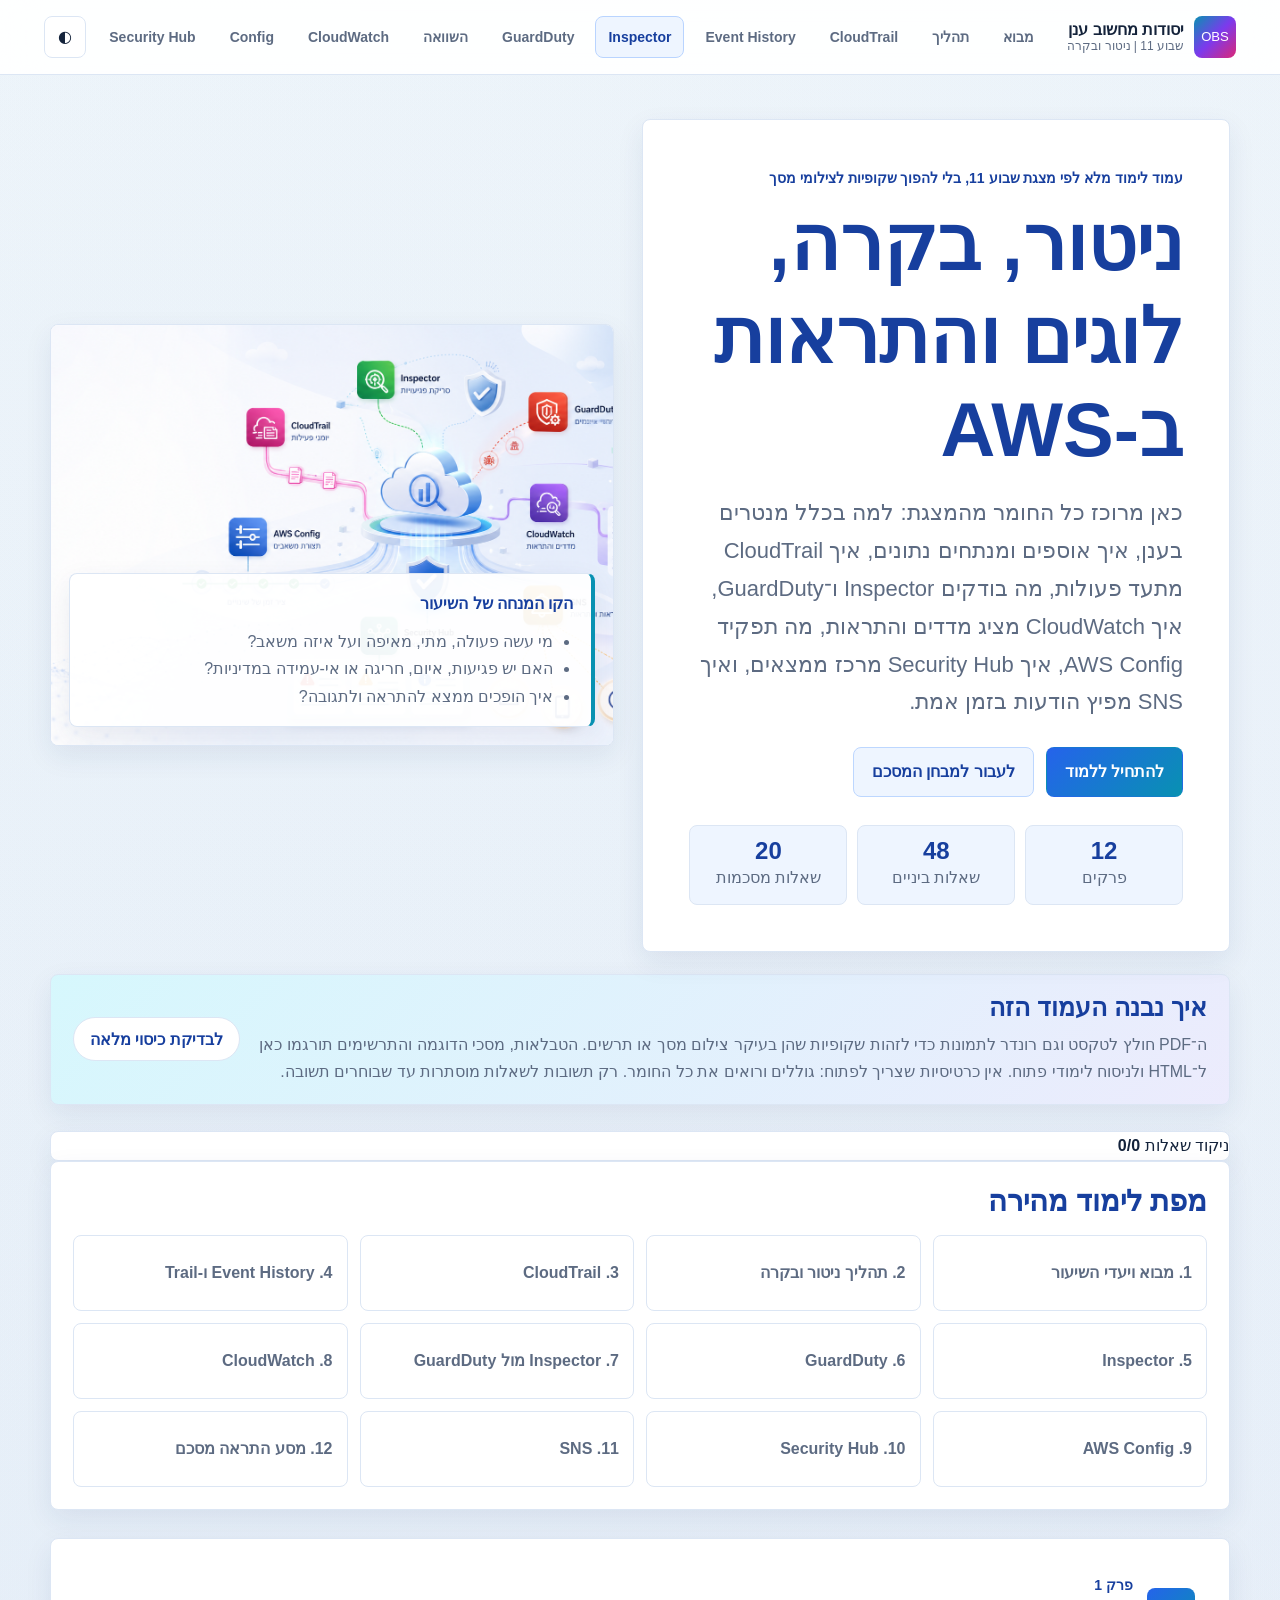
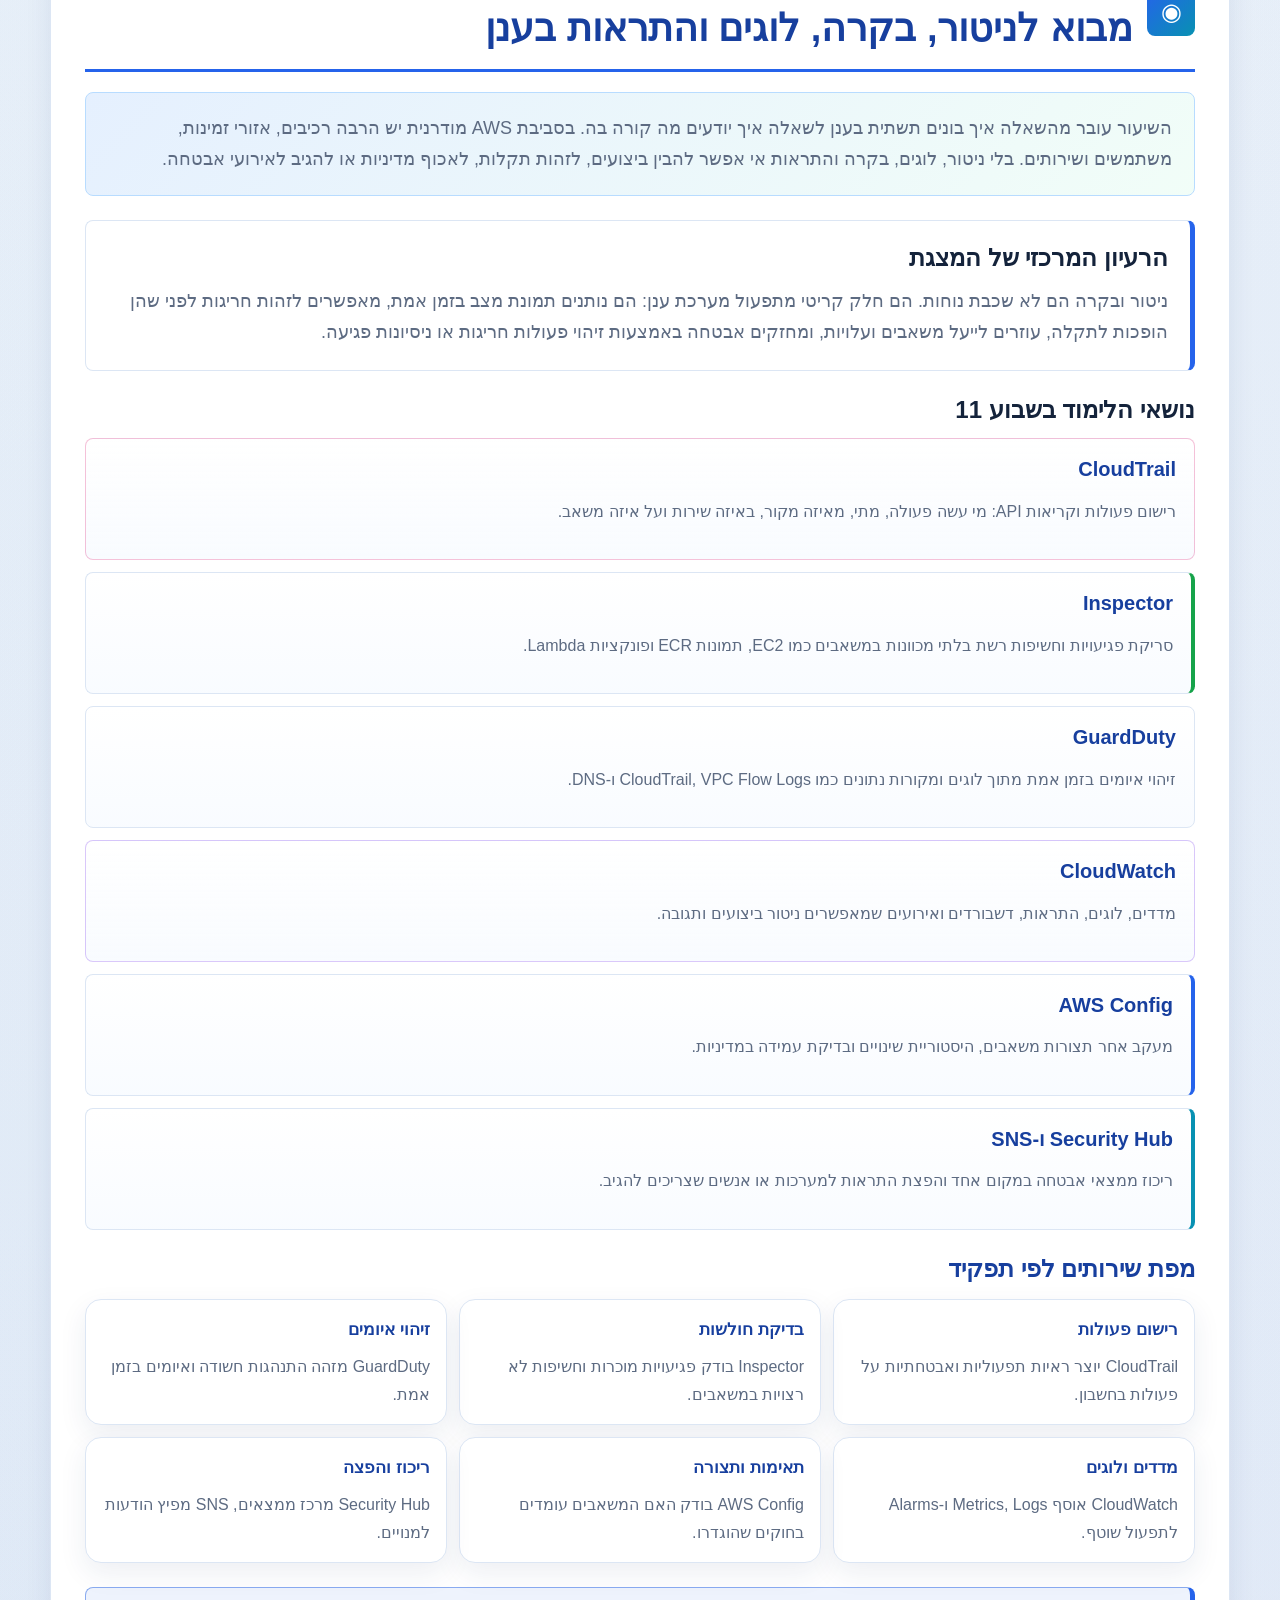
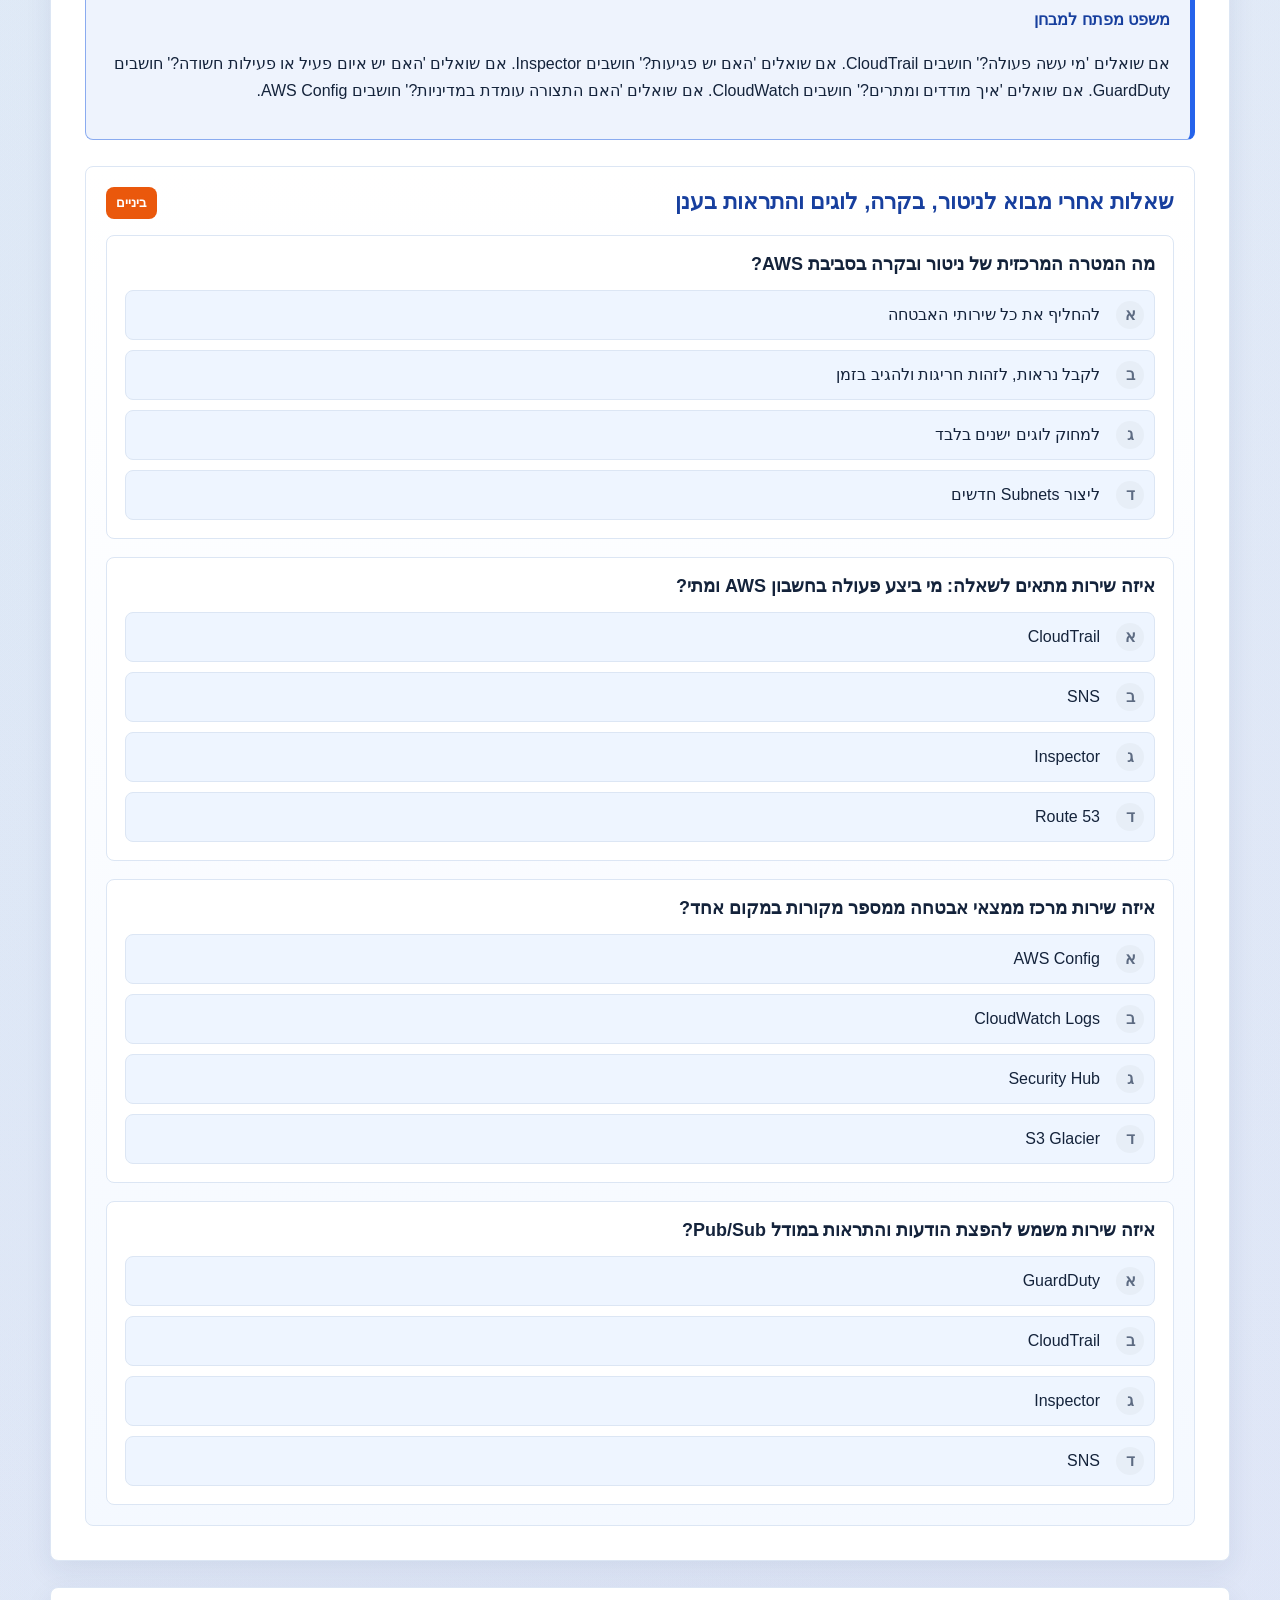
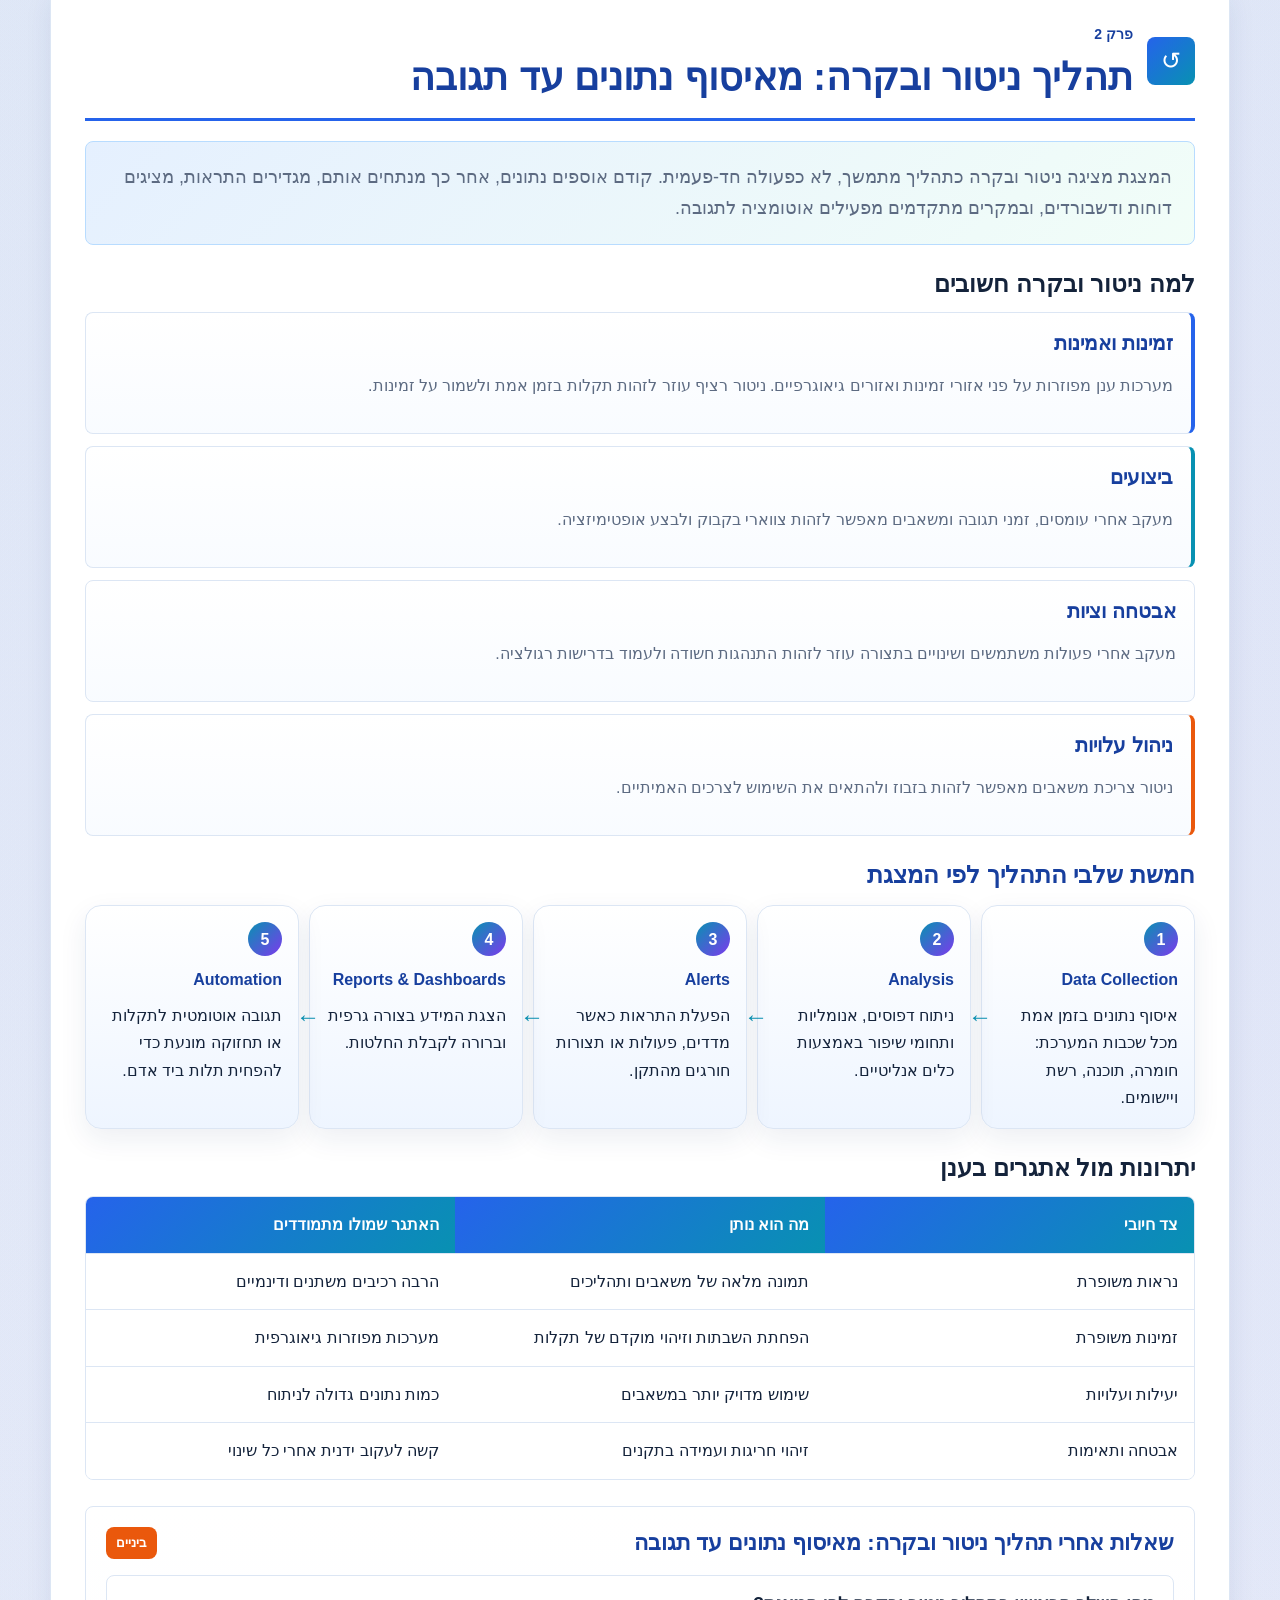
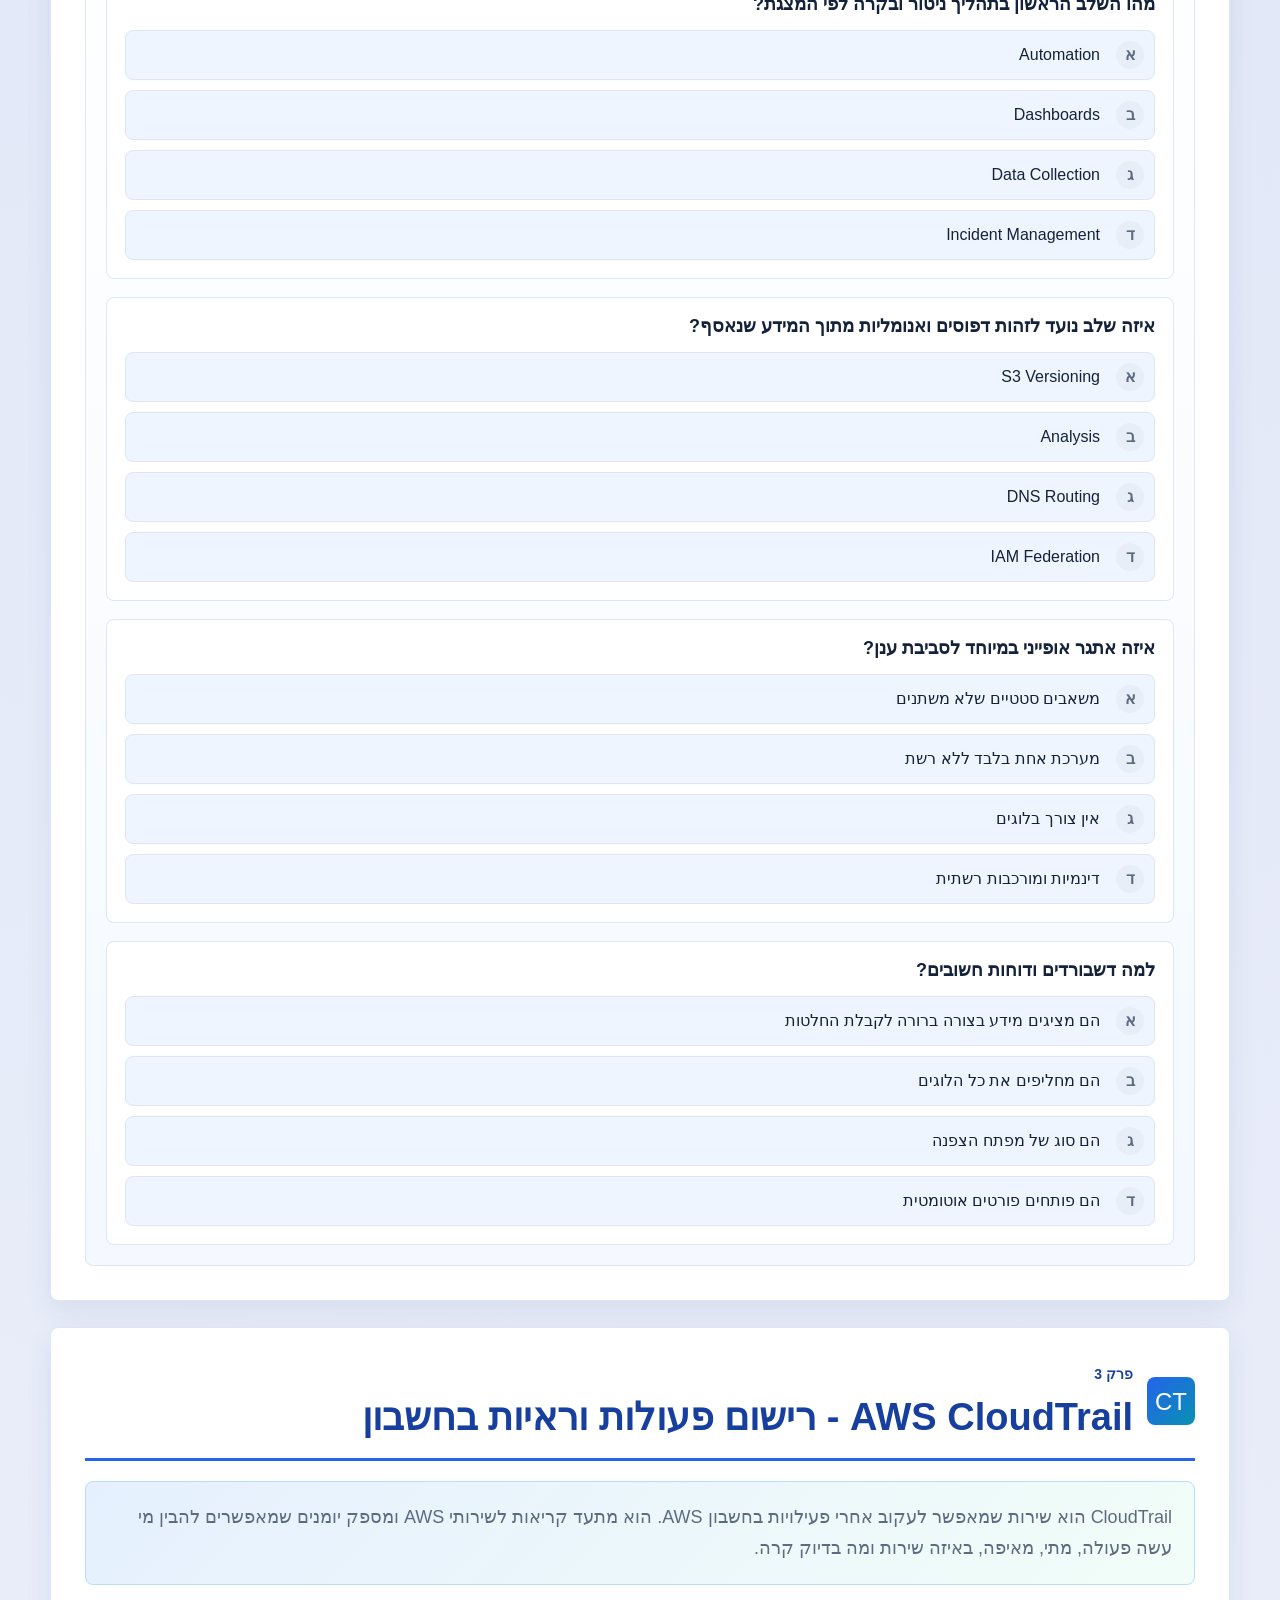
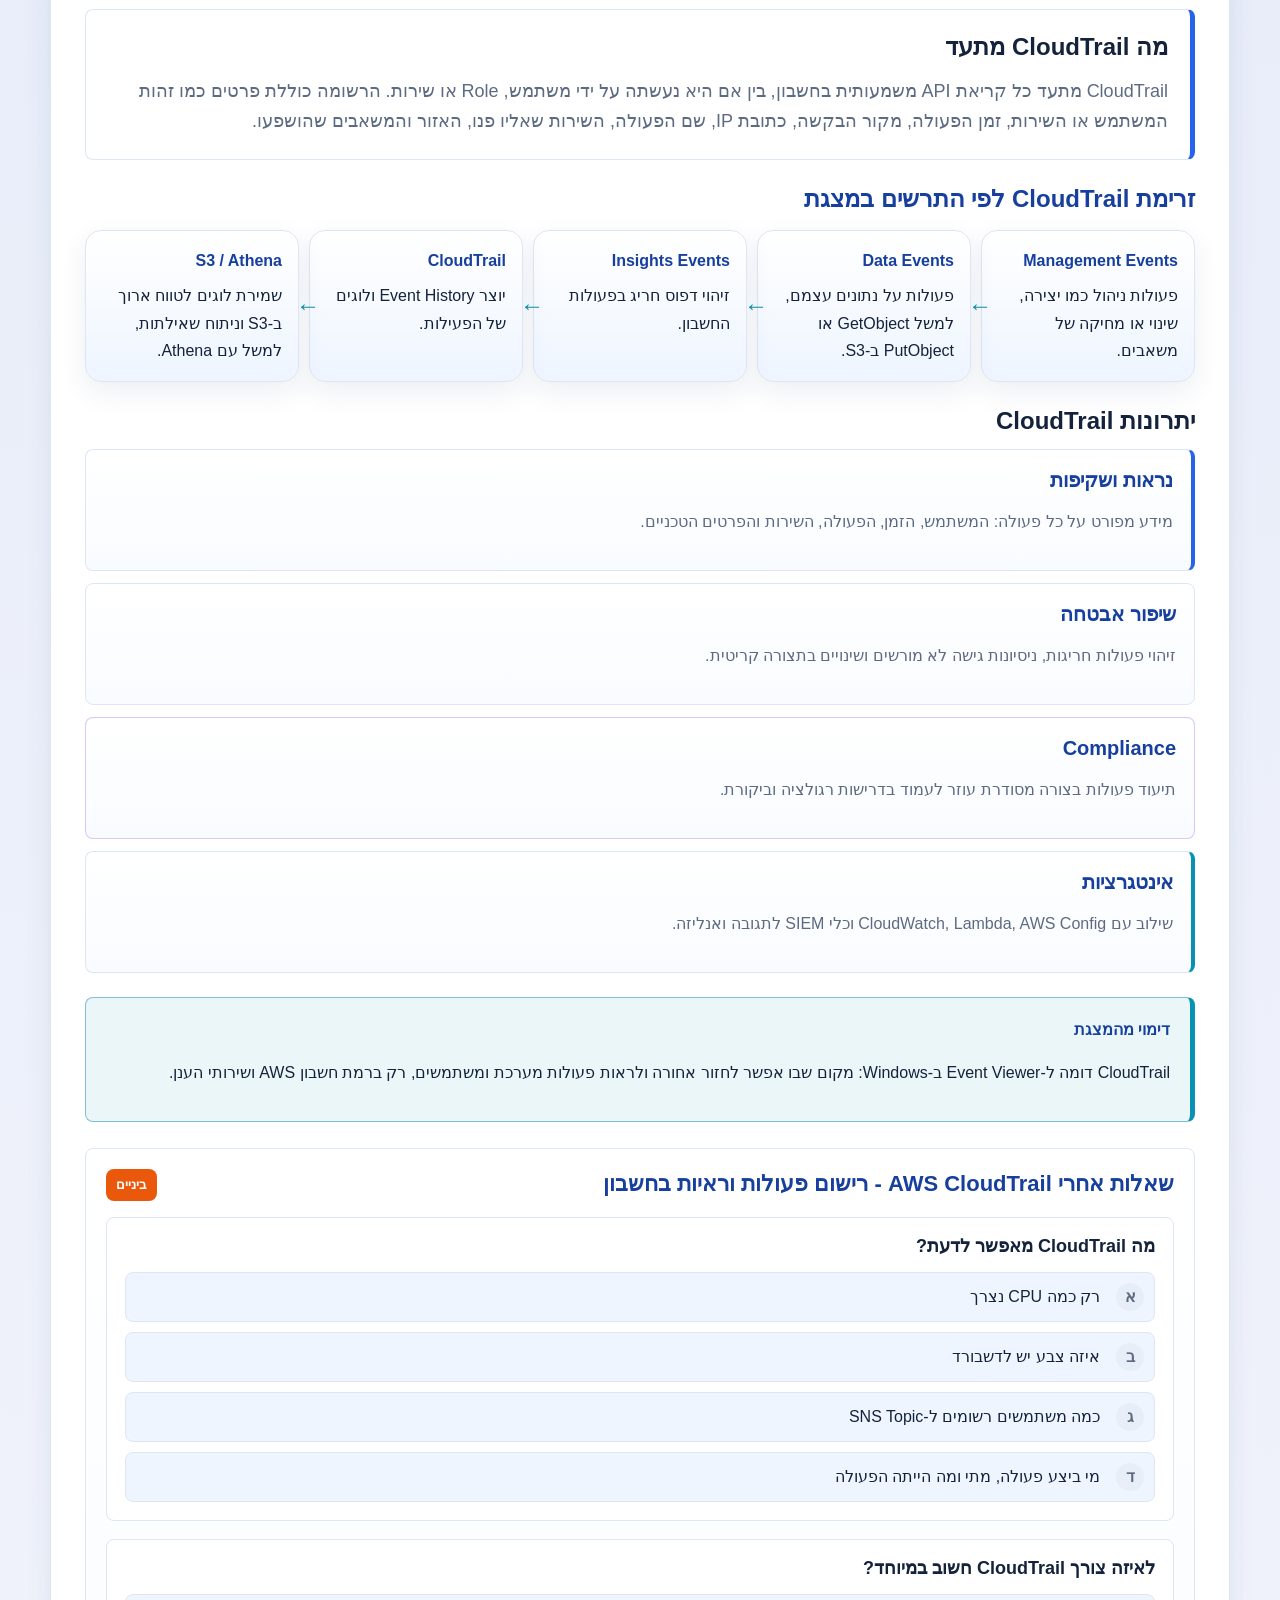
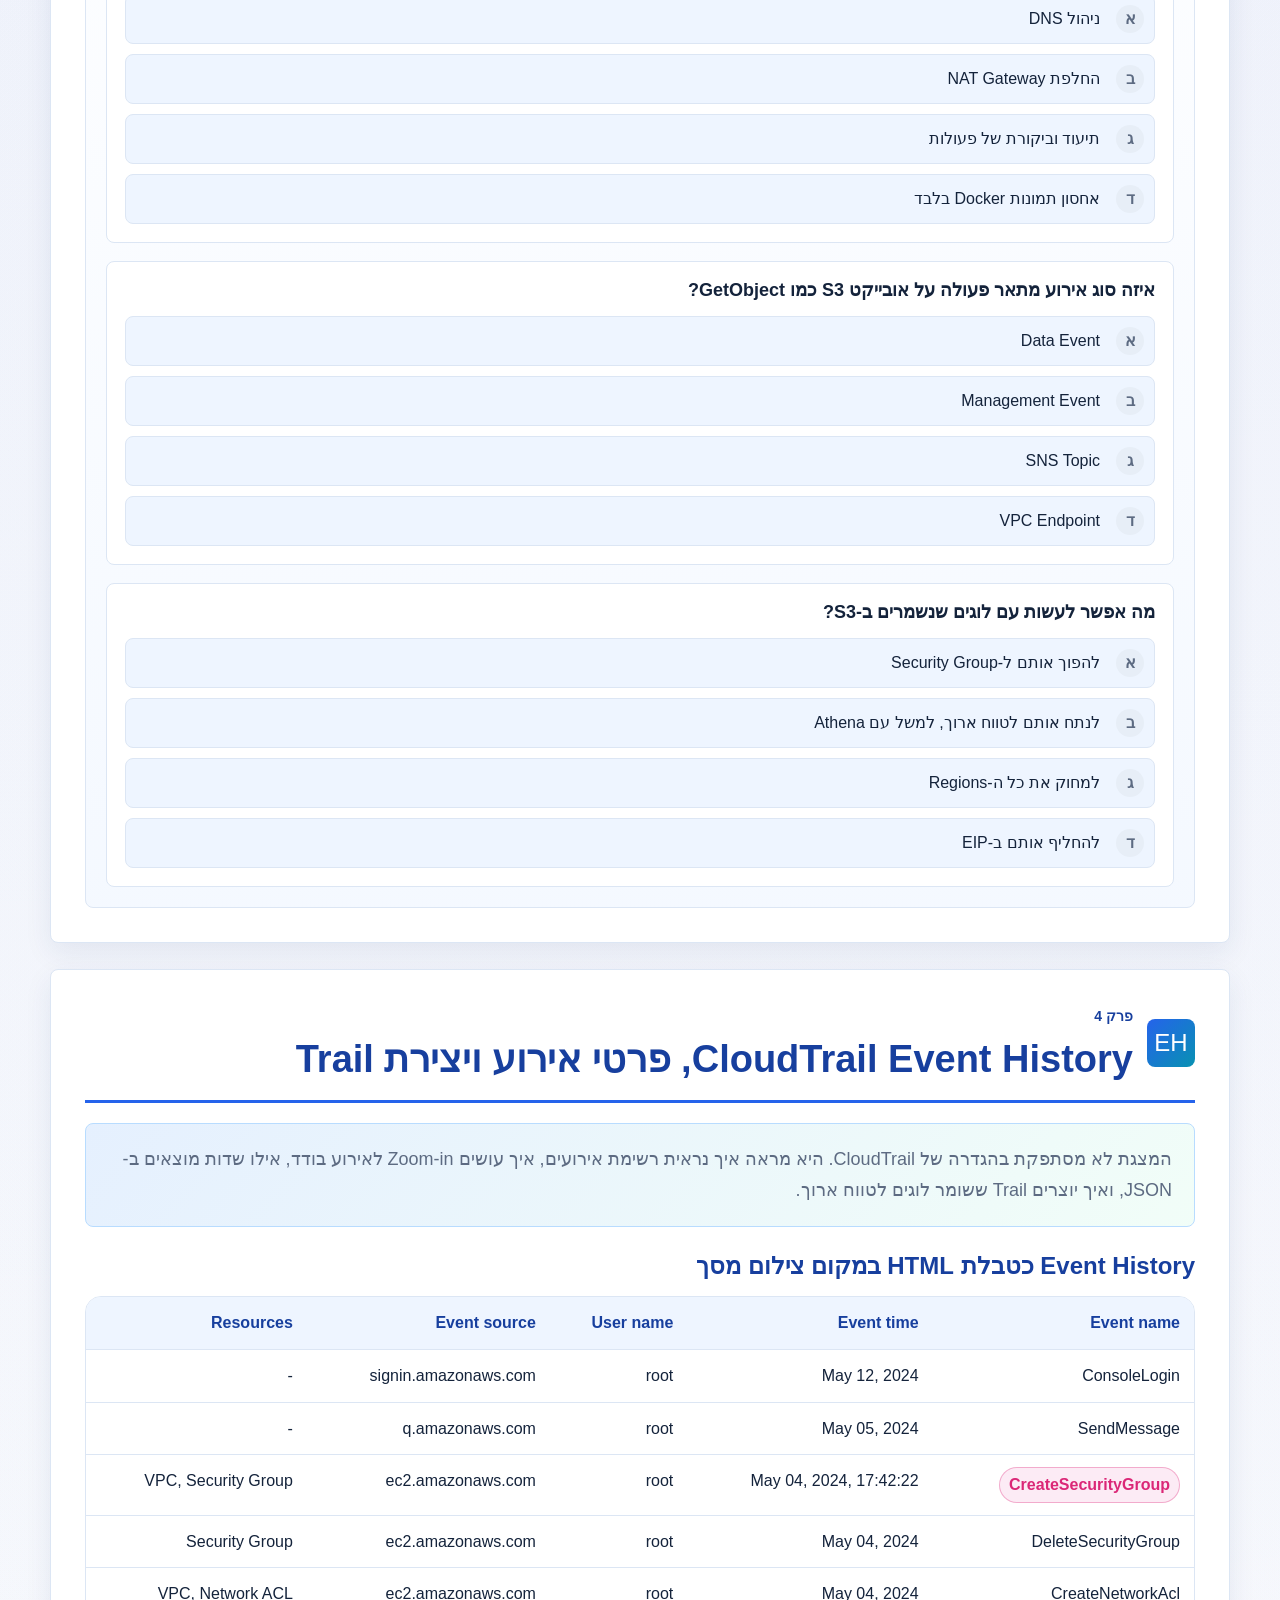
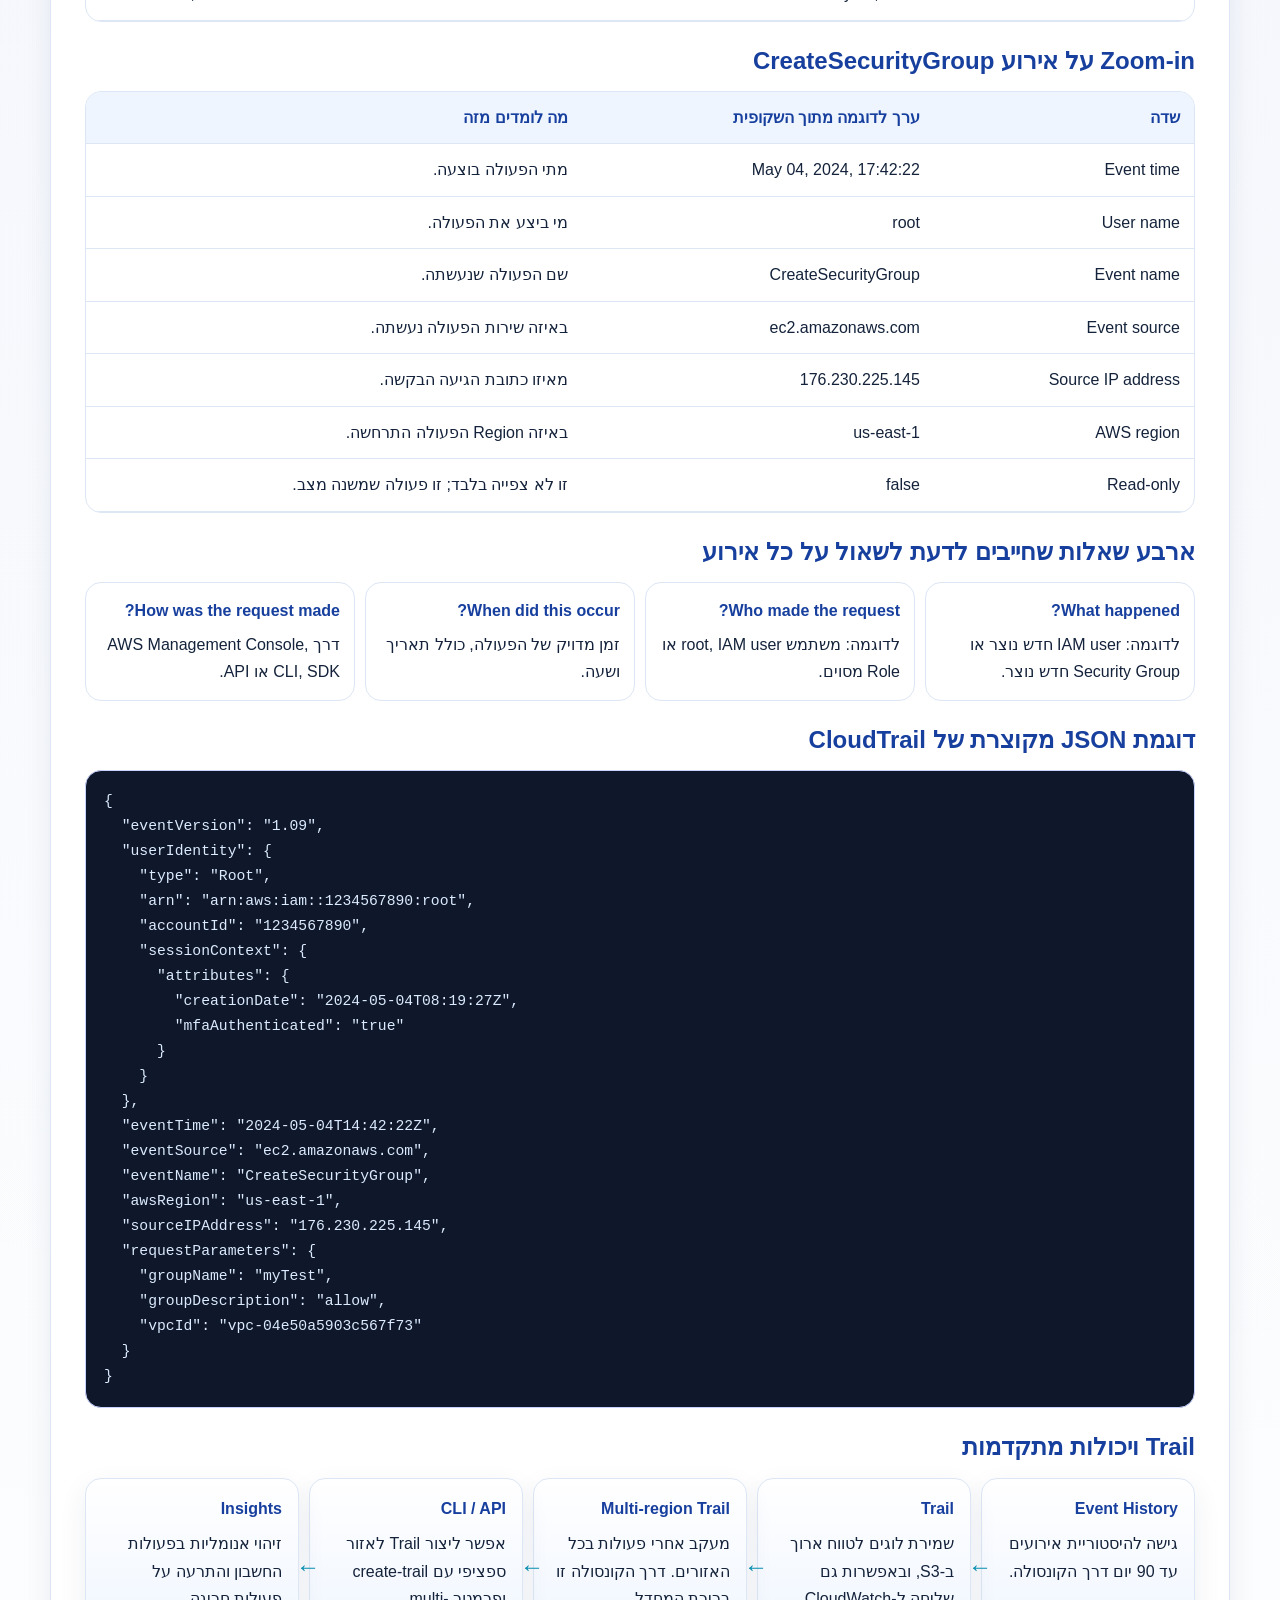
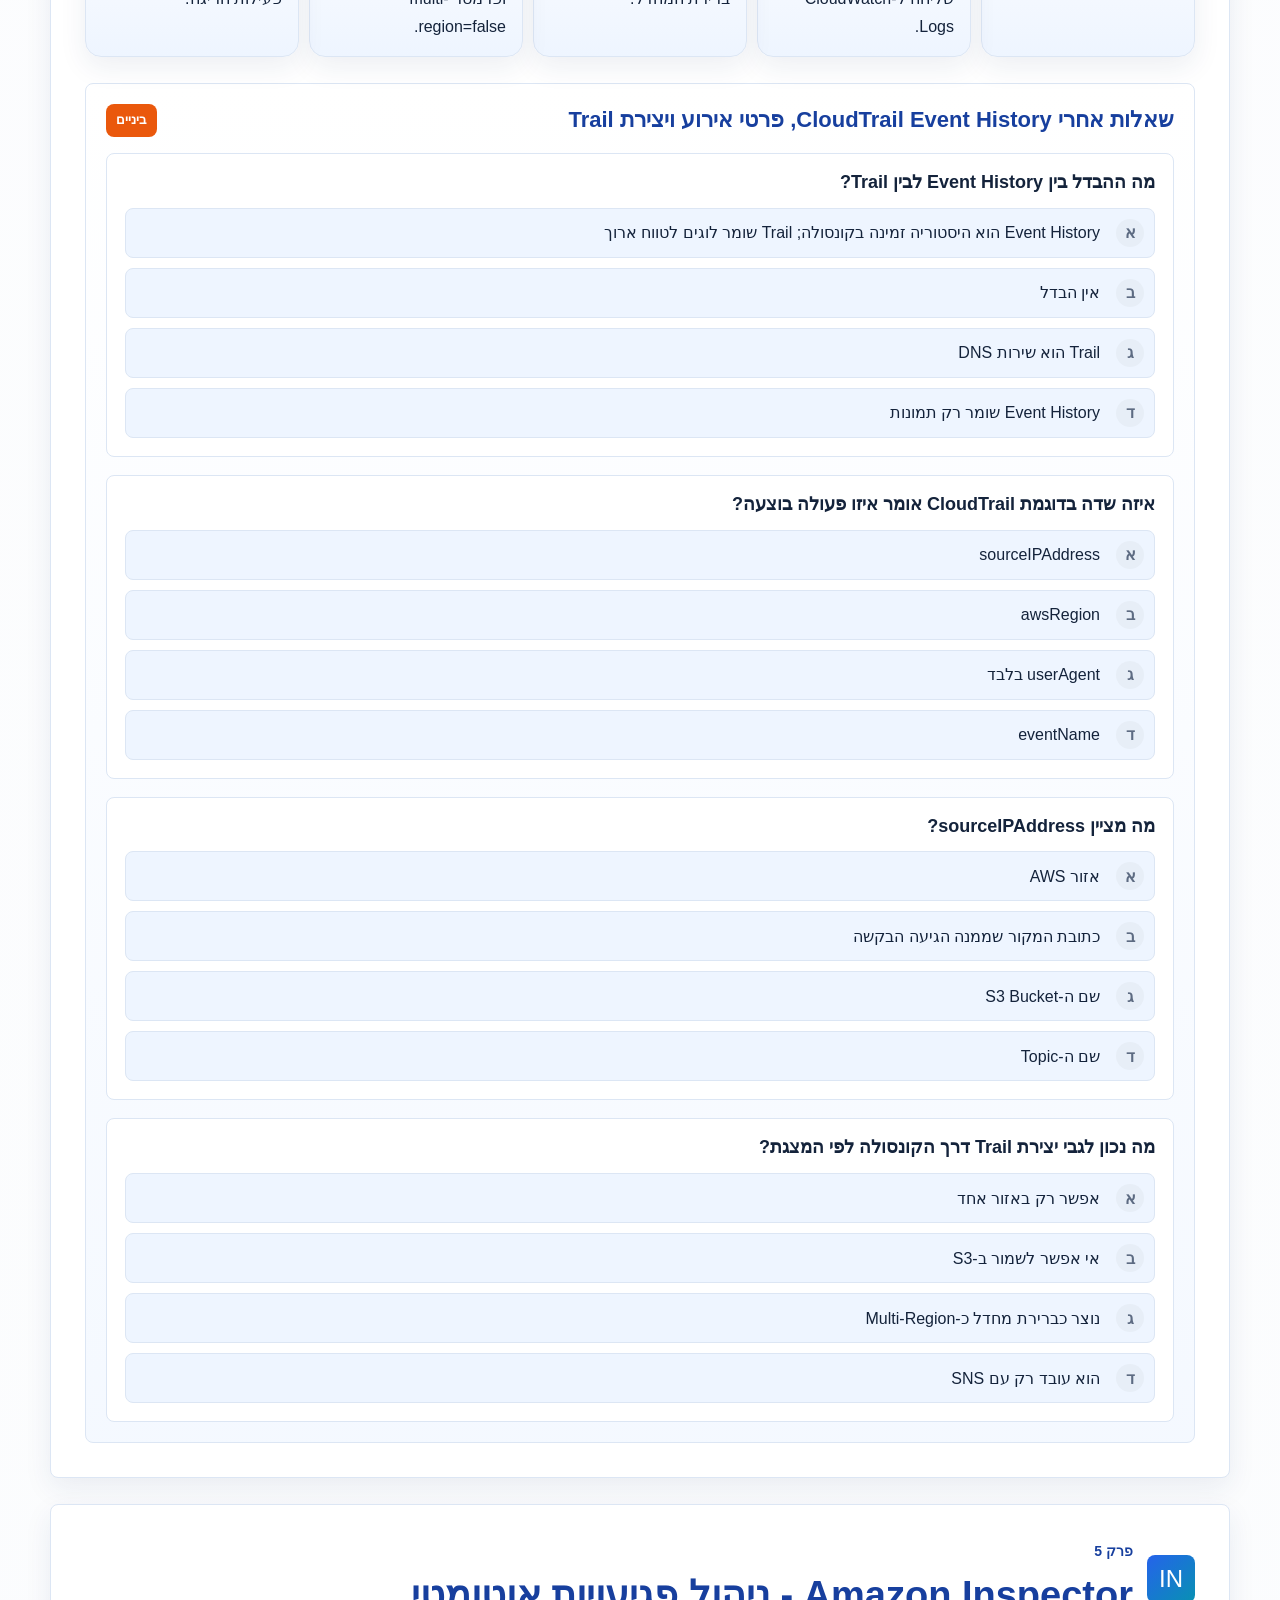
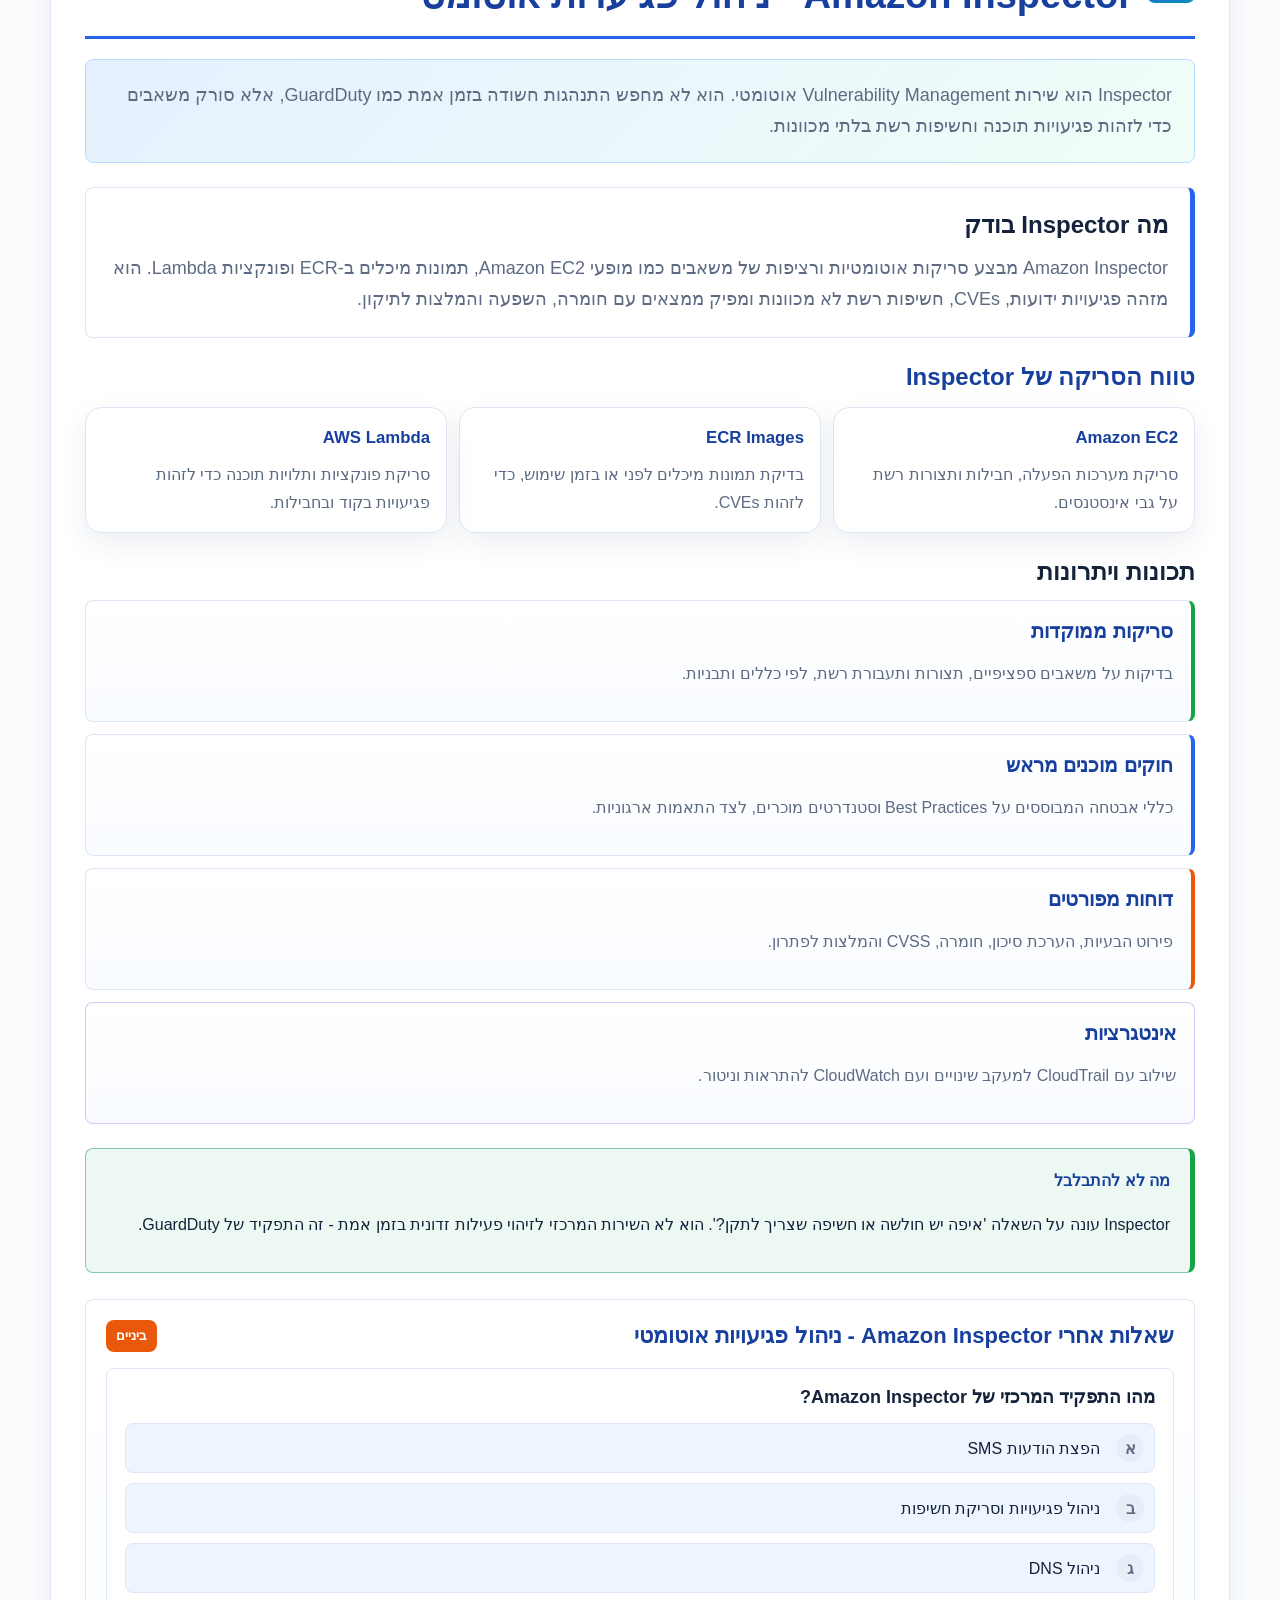
<file: week11-monitoring.html>
<!doctype html>
<html lang="he" dir="rtl">
  <head>
    <meta charset="utf-8" />
    <meta name="viewport" content="width=device-width, initial-scale=1" />
    <title>יסודות מחשוב ענן - שבוע 11 ניטור ובקרה</title>
    <meta
      name="description"
      content="עמוד לימוד מלא לשבוע 11 בנושא ניטור, בקרה, לוגים והתראות ב-AWS: CloudTrail, Inspector, GuardDuty, CloudWatch, Config, Security Hub ו-SNS."
    />
    <link
      rel="icon"
      href="data:image/svg+xml,%3Csvg xmlns='http://www.w3.org/2000/svg' viewBox='0 0 64 64'%3E%3Crect width='64' height='64' rx='16' fill='%230891b2'/%3E%3Cpath d='M14 42h36v6H14zM18 32h6v8h-6zm11-12h6v20h-6zm11 7h6v13h-6z' fill='white'/%3E%3Ccircle cx='20' cy='19' r='5' fill='%23cffafe'/%3E%3Cpath d='M24 22l7 5' stroke='white' stroke-width='4' stroke-linecap='round'/%3E%3C/svg%3E"
    />
    <link
      href="https://fonts.googleapis.com/css2?family=Heebo:wght@400;500;700;800&family=IBM+Plex+Sans+Hebrew:wght@500;700&display=swap"
      rel="stylesheet"
    />
    <link rel="stylesheet" href="./week11-monitoring.css" />
  </head>
  <body>
    <header class="topbar" aria-label="ניווט ראשי">
      <a class="brand" href="#top" aria-label="חזרה לראש העמוד">
        <span class="brand-mark">OBS</span>
        <span>
          <strong>יסודות מחשוב ענן</strong>
          <small>שבוע 11 | ניטור ובקרה</small>
        </span>
      </a>
      <nav id="mainNav" class="nav-tabs" aria-label="נושאי לימוד"></nav>
      <button class="theme-toggle" type="button" data-theme-toggle aria-label="מצב כהה / בהיר">◐</button>
    </header>

    <main id="top">
      <section class="hero monitoring-hero">
        <div class="hero-content">
          <p class="course-label">עמוד לימוד מלא לפי מצגת שבוע 11, בלי להפוך שקופיות לצילומי מסך</p>
          <h1>ניטור, בקרה, לוגים והתראות ב-AWS</h1>
          <p class="hero-copy">
            כאן מרוכז כל החומר מהמצגת: למה בכלל מנטרים בענן, איך אוספים ומנתחים נתונים,
            איך <span dir="ltr">CloudTrail</span> מתעד פעולות, מה בודקים
            <span dir="ltr">Inspector</span> ו־<span dir="ltr">GuardDuty</span>,
            איך <span dir="ltr">CloudWatch</span> מציג מדדים והתראות, מה תפקיד
            <span dir="ltr">AWS Config</span>, איך <span dir="ltr">Security Hub</span>
            מרכז ממצאים, ואיך <span dir="ltr">SNS</span> מפיץ הודעות בזמן אמת.
          </p>
          <div class="hero-actions" aria-label="פעולות מהירות">
            <a class="button primary" href="#monitoring-overview">להתחיל ללמוד</a>
            <a class="button secondary" href="#final-exam">לעבור למבחן המסכם</a>
          </div>
          <div class="coverage-strip" aria-label="כיסוי חומר">
            <span><strong id="sectionCount">0</strong> פרקים</span>
            <span><strong id="quizCount">0</strong> שאלות ביניים</span>
            <span><strong id="examCount">0</strong> שאלות מסכמות</span>
          </div>
        </div>

        <div class="hero-visual" aria-hidden="true">
          <img src="./assets/week11/monitoring-hero.png" alt="" />
          <div class="hero-note-card">
            <strong>הקו המנחה של השיעור</strong>
            <ul>
              <li>מי עשה פעולה, מתי, מאיפה ועל איזה משאב?</li>
              <li>האם יש פגיעות, איום, חריגה או אי-עמידה במדיניות?</li>
              <li>איך הופכים ממצא להתראה ולתגובה?</li>
            </ul>
          </div>
        </div>
      </section>

      <section class="notice-band" aria-labelledby="coverage-title">
        <div>
          <h2 id="coverage-title">איך נבנה העמוד הזה</h2>
          <p>
            ה־PDF חולץ לטקסט וגם רונדר לתמונות כדי לזהות שקופיות שהן בעיקר צילום מסך או תרשים.
            הטבלאות, מסכי הדוגמה והתרשימים תורגמו כאן ל־HTML ולניסוח לימודי פתוח. אין כרטיסיות
            שצריך לפתוח: גוללים ורואים את כל החומר. רק תשובות לשאלות מוסתרות עד שבוחרים תשובה.
          </p>
        </div>
        <a class="text-link" href="#coverage-check">לבדיקת כיסוי מלאה</a>
      </section>

      <aside class="floating-score" aria-live="polite">
        <span>ניקוד שאלות</span>
        <strong><span id="scoreCorrect">0</span>/<span id="scoreTotal">0</span></strong>
      </aside>

      <section class="quick-map" aria-labelledby="map-title">
        <h2 id="map-title">מפת לימוד מהירה</h2>
        <div class="map-grid">
          <a href="#monitoring-overview">1. מבוא ויעדי השיעור</a>
          <a href="#monitoring-process">2. תהליך ניטור ובקרה</a>
          <a href="#cloudtrail">3. CloudTrail</a>
          <a href="#cloudtrail-deep-dive">4. Event History ו-Trail</a>
          <a href="#inspector">5. Inspector</a>
          <a href="#guardduty">6. GuardDuty</a>
          <a href="#inspector-vs-guardduty">7. Inspector מול GuardDuty</a>
          <a href="#cloudwatch">8. CloudWatch</a>
          <a href="#config">9. AWS Config</a>
          <a href="#security-hub">10. Security Hub</a>
          <a href="#sns">11. SNS</a>
          <a href="#alert-journey">12. מסע התראה מסכם</a>
        </div>
      </section>

      <div id="sectionsRoot" class="sections-root"></div>

      <section id="final-exam" class="final-exam section-shell">
        <div class="section-heading">
          <span class="section-icon">◎</span>
          <div>
            <p class="eyebrow">מבחן מסכם לשבוע 11</p>
            <h2>חיבור כל שירותי הניטור, הבקרה וההתראות</h2>
          </div>
        </div>
        <p class="section-intro">
          השאלות כאן משלבות בין CloudTrail, Inspector, GuardDuty, CloudWatch,
          AWS Config, Security Hub ו-SNS. הפתרון וההסבר יוצגו רק אחרי בחירה.
        </p>
        <div id="finalExamRoot" class="quiz-list"></div>
      </section>

      <section id="coverage-check" class="section-shell appendix">
        <div class="section-heading">
          <span class="section-icon">✓</span>
          <div>
            <p class="eyebrow">בקרת כיסוי</p>
            <h2>כל הנושאים שנכנסו לעמוד</h2>
          </div>
        </div>
        <p class="section-intro">
          הרשימה הזאת נועדה לוודא שכל נושא, דוגמה, צילום מסך ותהליך שהופיעו במצגת
          קיבלו ייצוג טקסטואלי או תרשים HTML בתוך העמוד.
        </p>
        <ul class="coverage-checklist">
          <li>רשימת נושאי השיעור: CloudTrail, Inspector, GuardDuty, CloudWatch, Config, Security Hub ו-SNS</li>
          <li>חשיבות ניטור ובקרה: זמינות, ביצועים, אבטחה, תאימות וניהול עלויות</li>
          <li>תהליך ניטור: Data Collection, Analysis, Alerts, Reports/Dashboards ו-Automation</li>
          <li>יתרונות שירותי ניטור AWS ואתגרי ענן: דינמיות, מורכבות וכמות נתונים גדולה</li>
          <li>CloudTrail: מי ביצע קריאה, מתי, מאיפה, איזה שירות ומה הפעולה</li>
          <li>Event History, מסך רשימת אירועים, דוגמת CreateSecurityGroup ופרטי אירוע</li>
          <li>מבנה JSON של CloudTrail: userIdentity, eventTime, eventSource, eventName, sourceIPAddress ו-requestParameters</li>
          <li>יצירת Trail, Multi-Region Trails, CLI/API, S3, CloudWatch Logs ו-Data Events</li>
          <li>Inspector: ניהול פגיעויות, EC2, ECR, Lambda, CVE, CVSS והמלצות תיקון</li>
          <li>GuardDuty: זיהוי איומים בזמן אמת ממקורות CloudTrail, VPC Flow Logs, DNS ועוד</li>
          <li>השוואת Inspector מול GuardDuty: חולשות ידועות מול איומים והתנהגות חשודה</li>
          <li>CloudWatch: Metrics, Logs, Alarms, Dashboards, Events, Lambda, SNS ו-SQS</li>
          <li>AWS Config: מכונת זמן לתצורה, Rules, Compliance, Non-compliant ודוגמת פורט 22 פתוח לעולם</li>
          <li>Security Hub: Single Pane of Glass, איסוף ממצאים, בדיקות תאימות, דוחות ואינטגרציות</li>
          <li>SNS: Pub/Sub, Publisher, Topic, Subscribers, SQS, Lambda, Email, SMS ו-HTTP/S Webhooks</li>
          <li>מסע התראה מסכם: אירוע, תיעוד, ריכוז, ניתוב והתראה</li>
        </ul>
      </section>
    </main>

    <footer class="site-footer">
      <p>נבנה כעמוד לימוד סטטי לפרסום ב-GitHub Pages, על בסיס מצגת שבוע 11 בנושא ניטור, בקרה, לוגים והתראות.</p>
    </footer>

    <script src="./week11-monitoring-data.js"></script>
    <script src="./script.js"></script>
  </body>
</html>
</file>
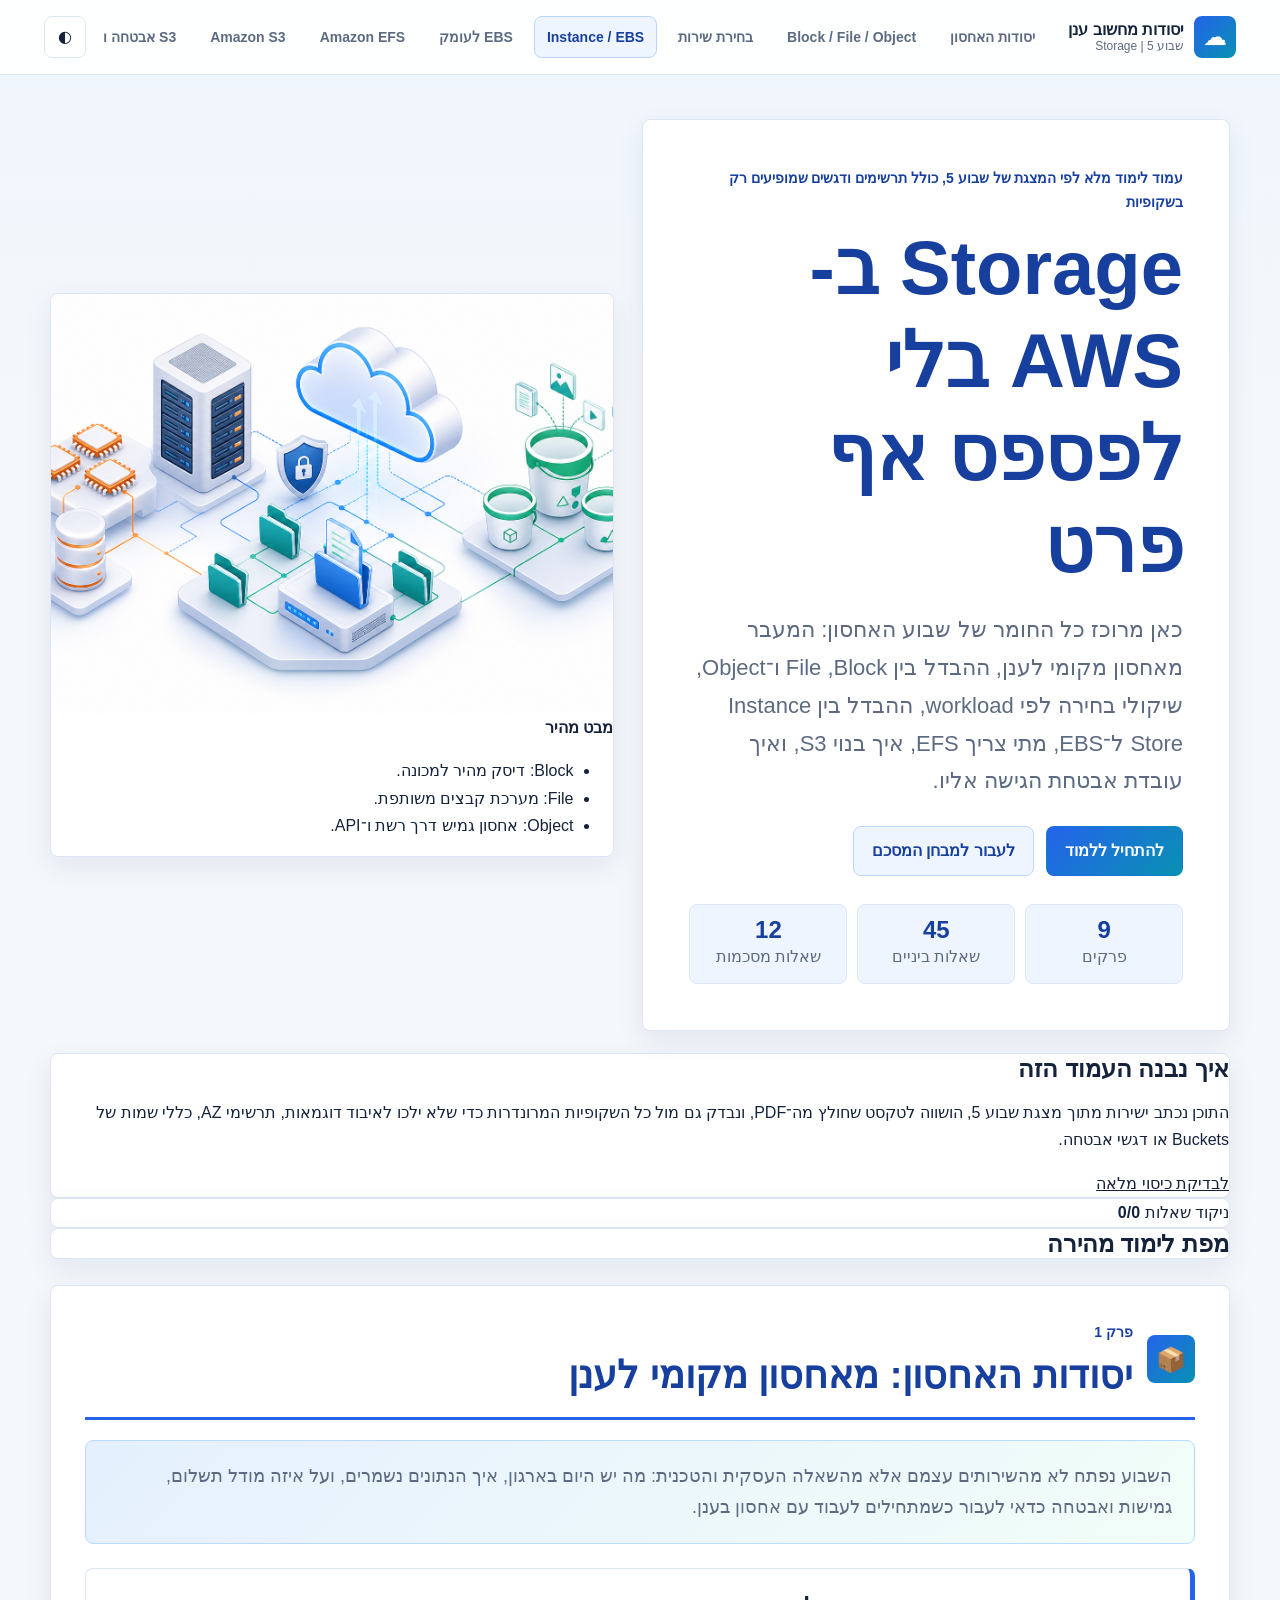
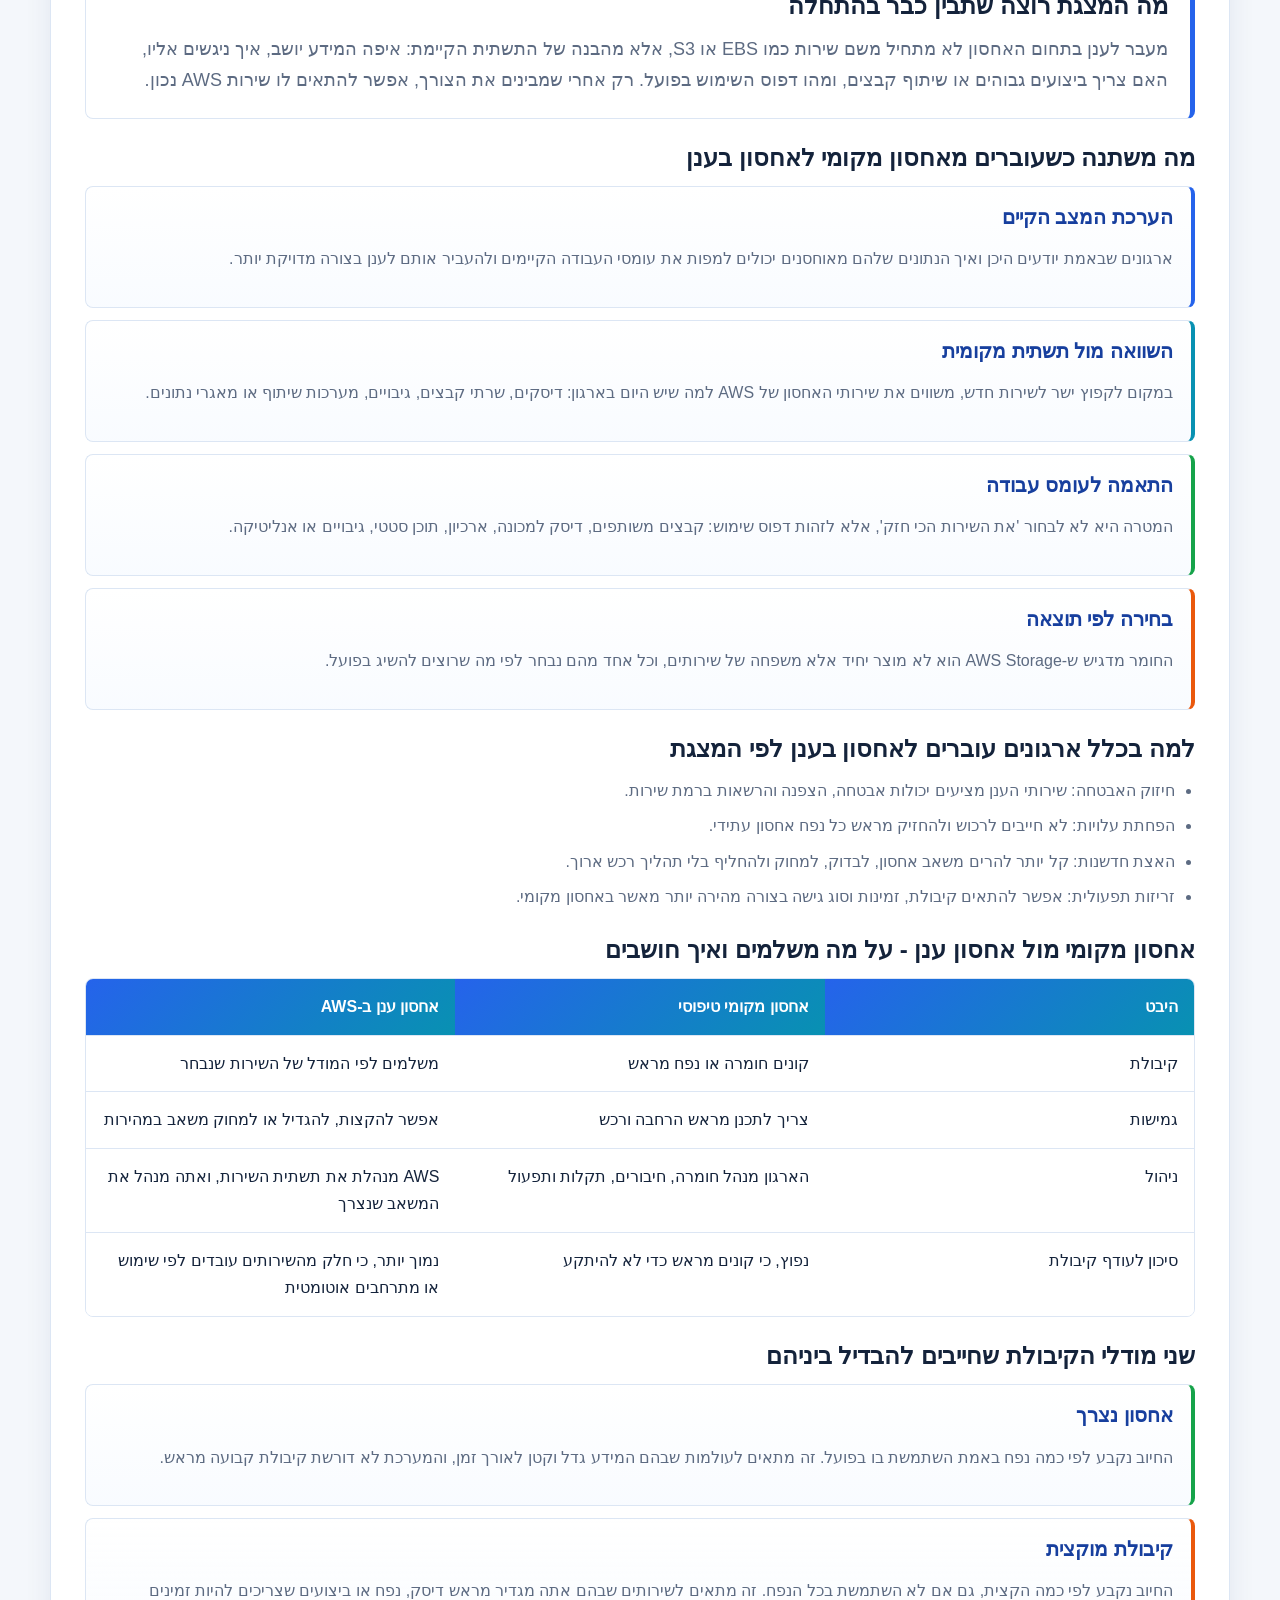
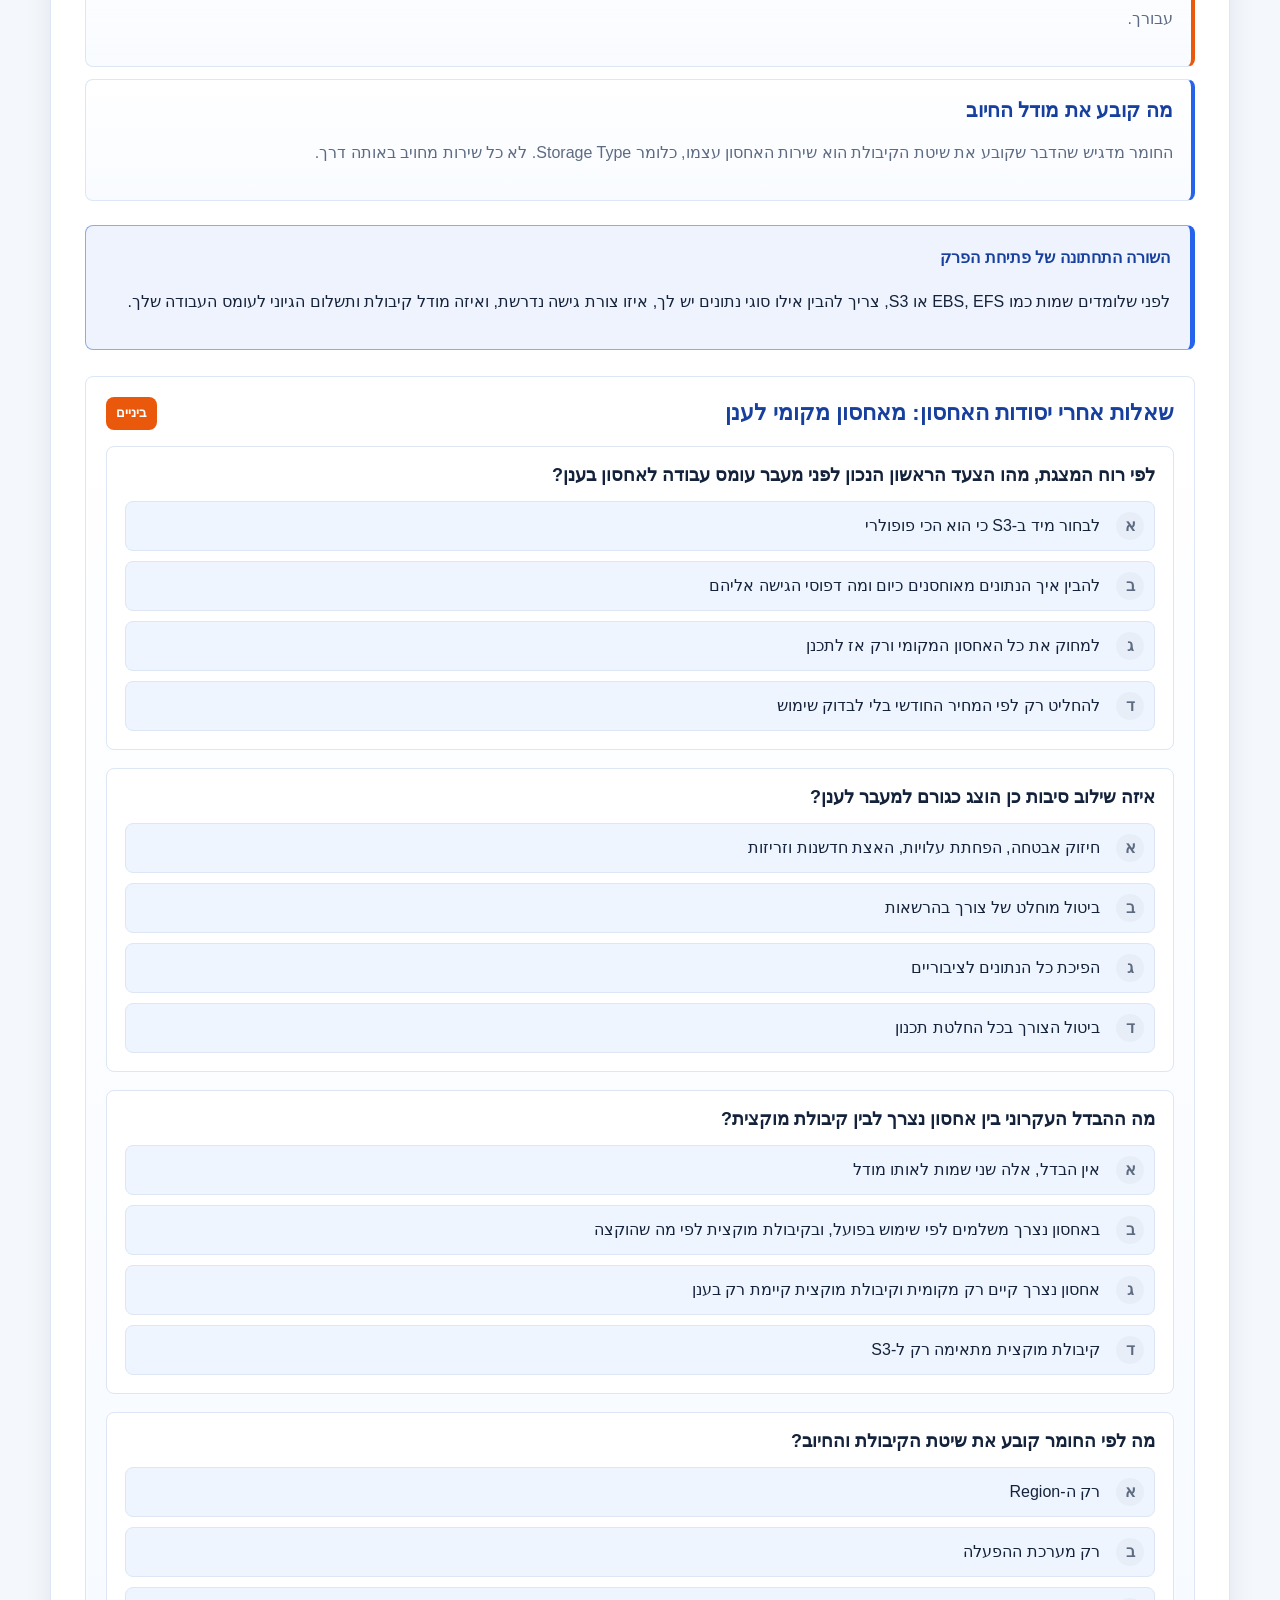
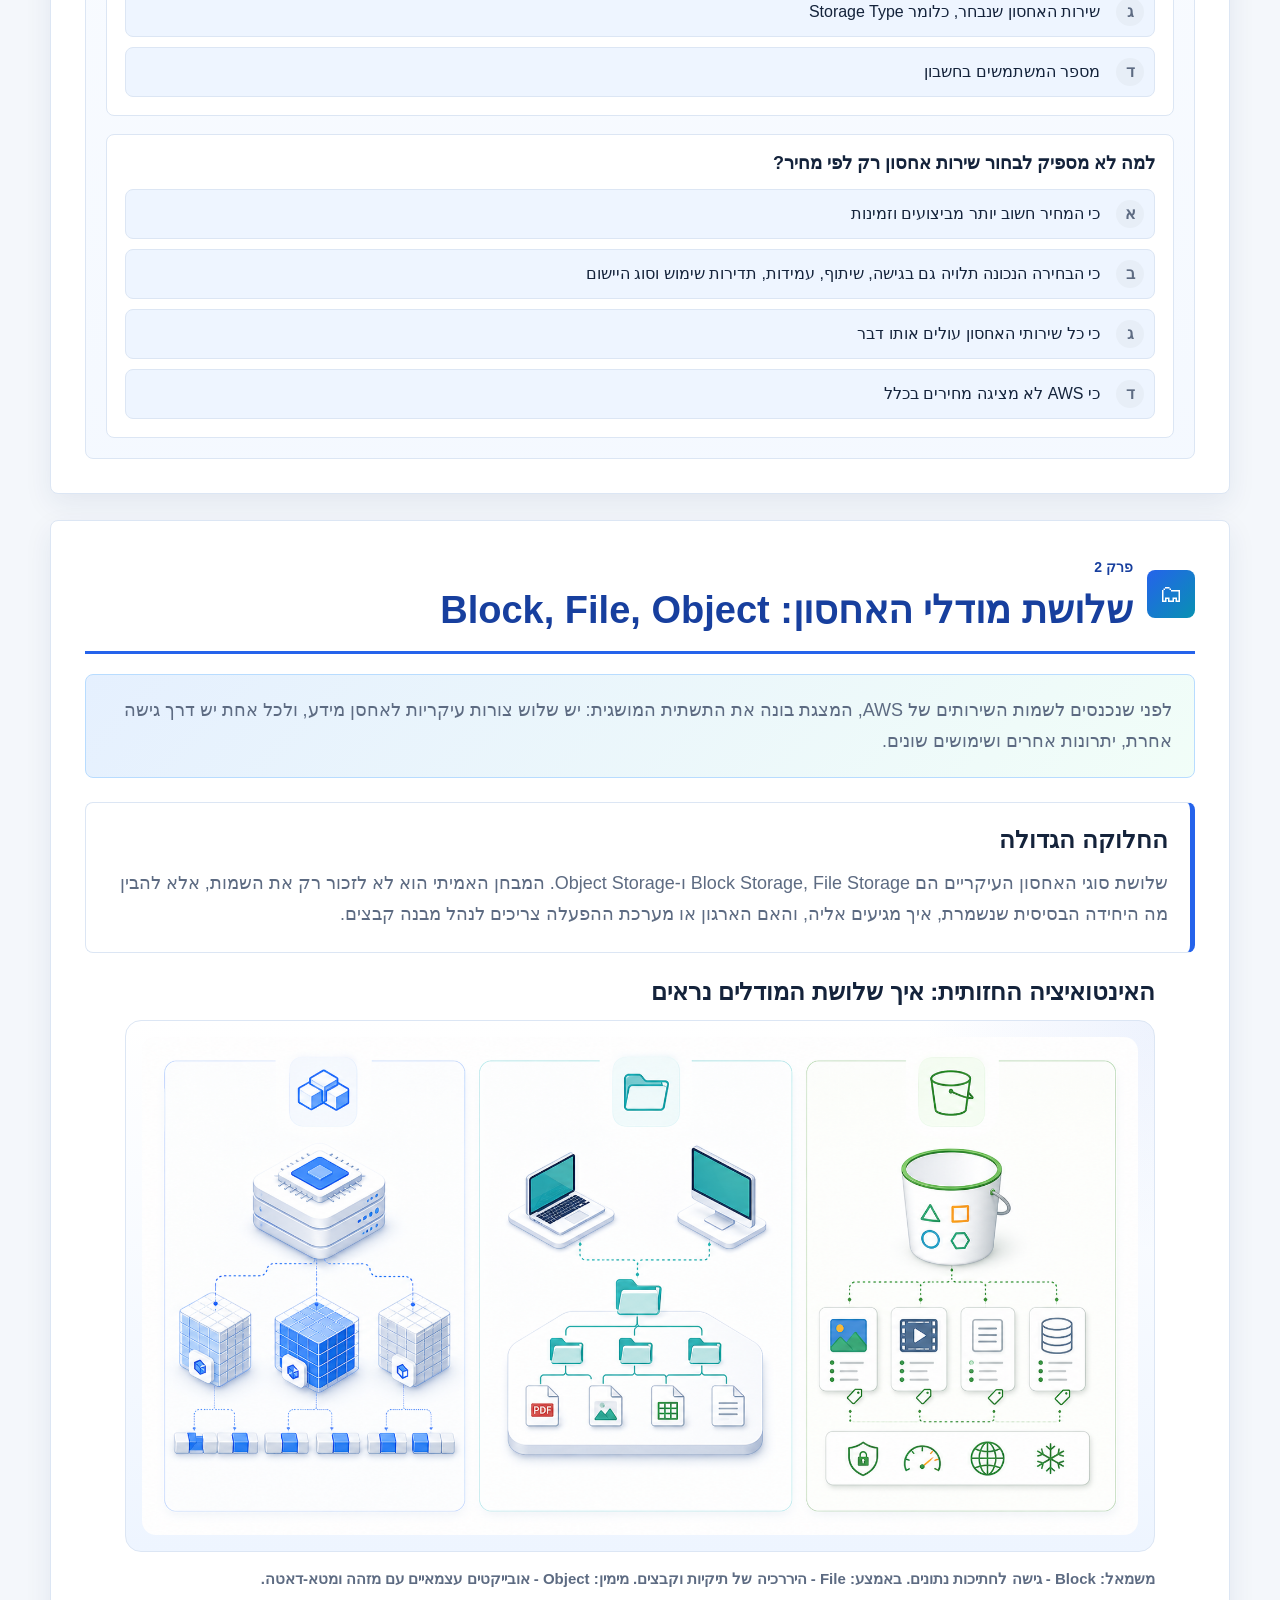
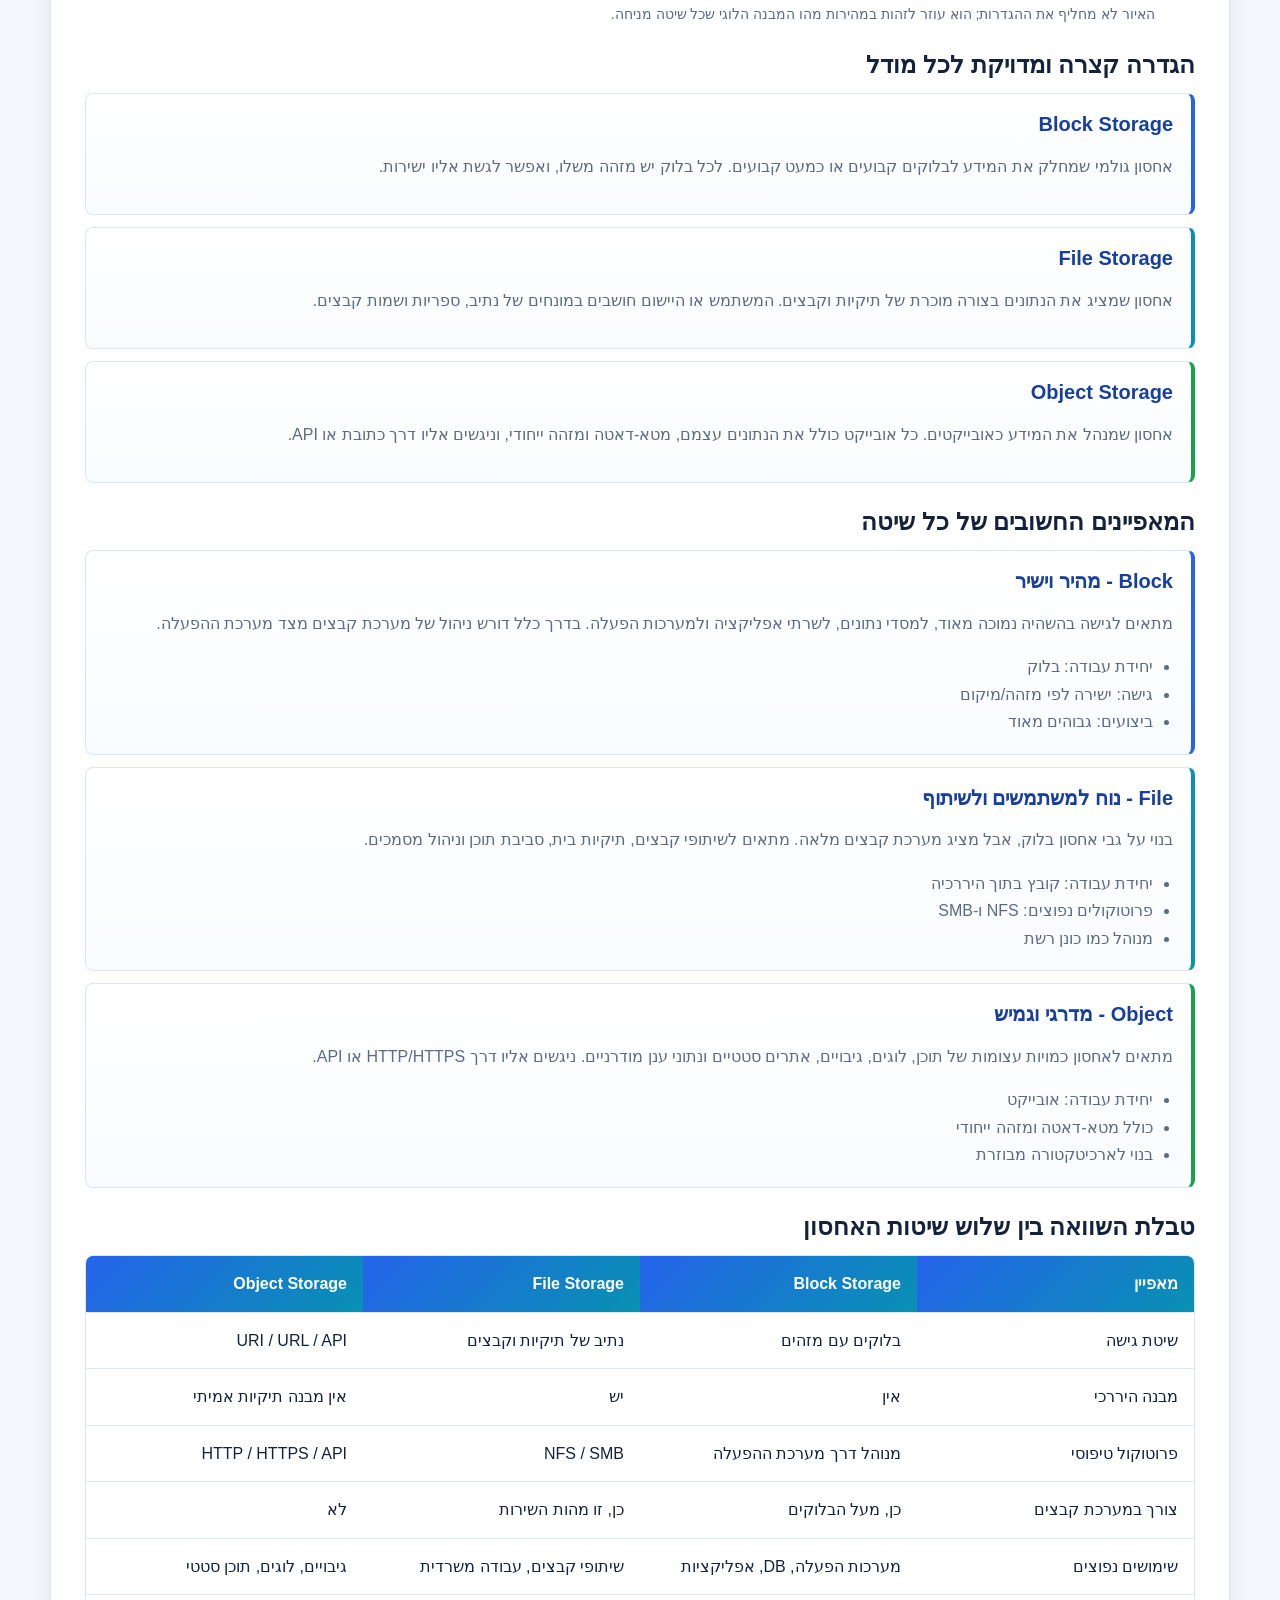
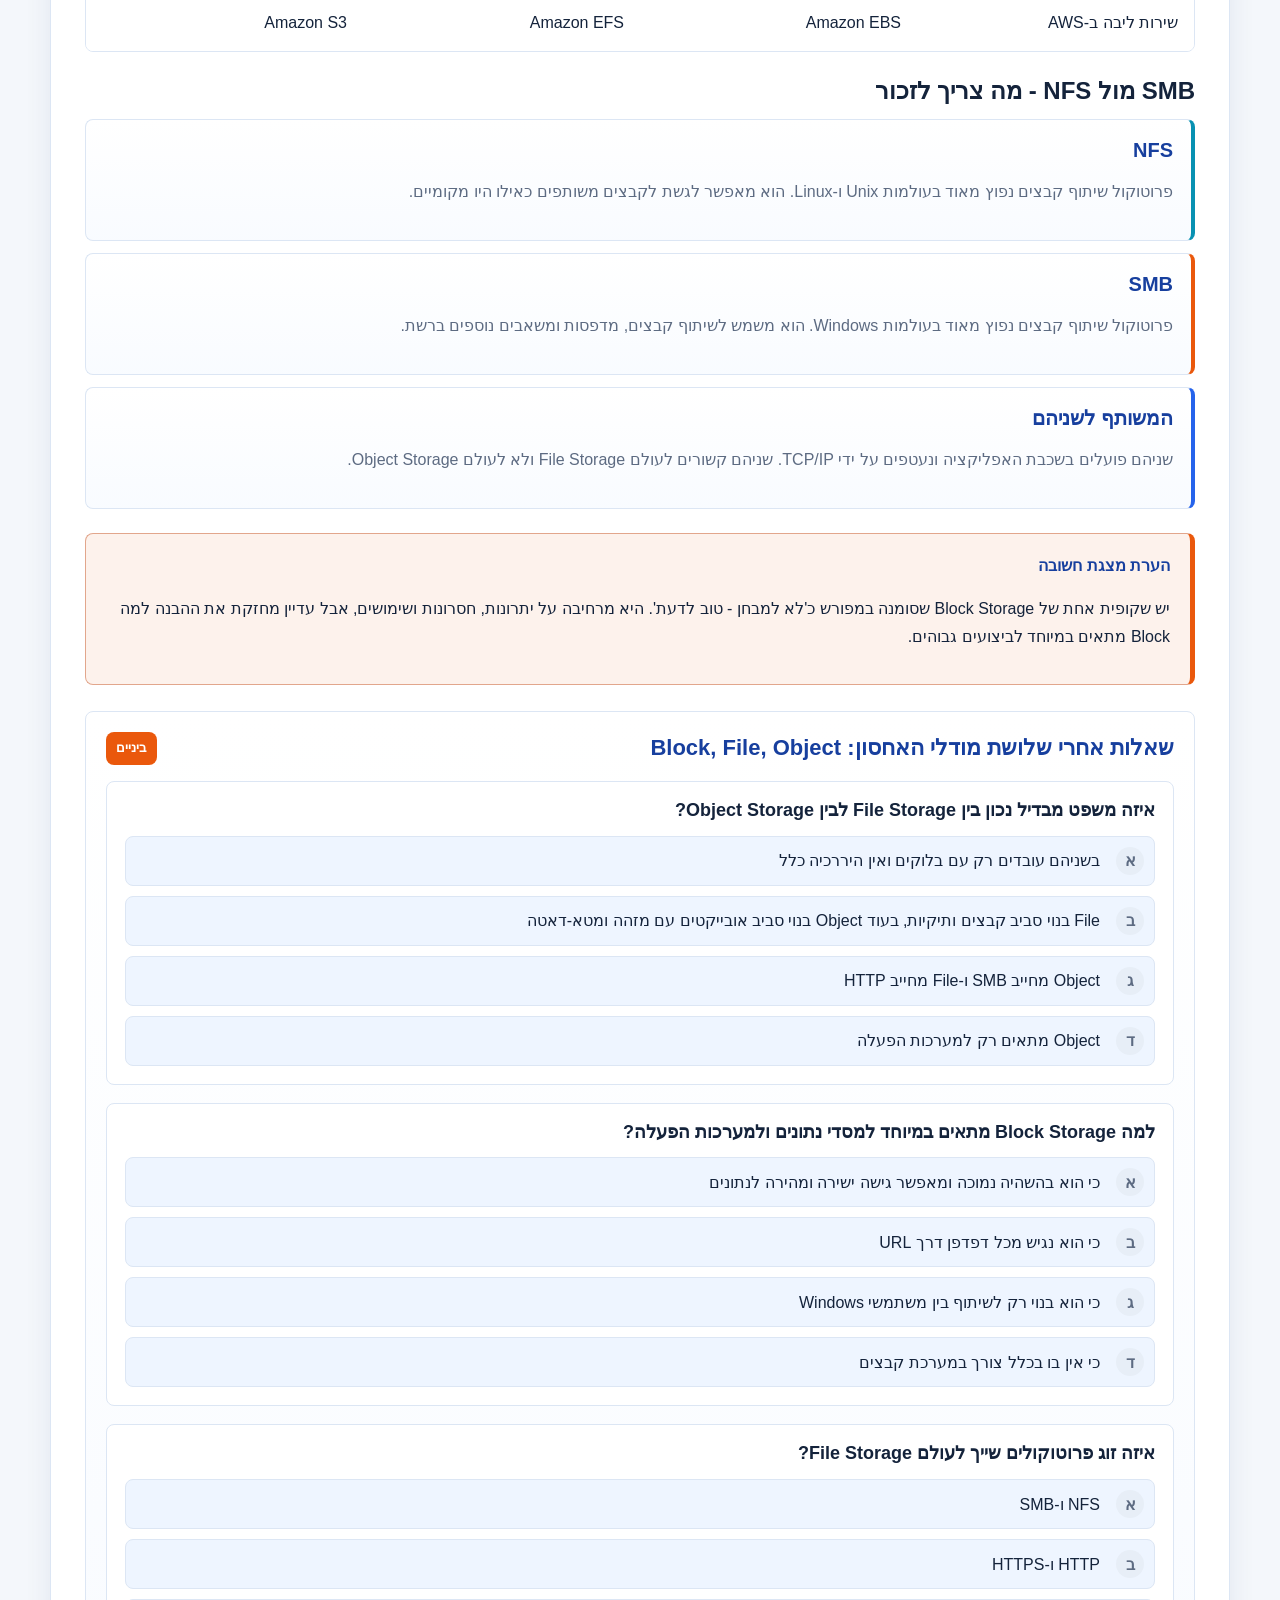
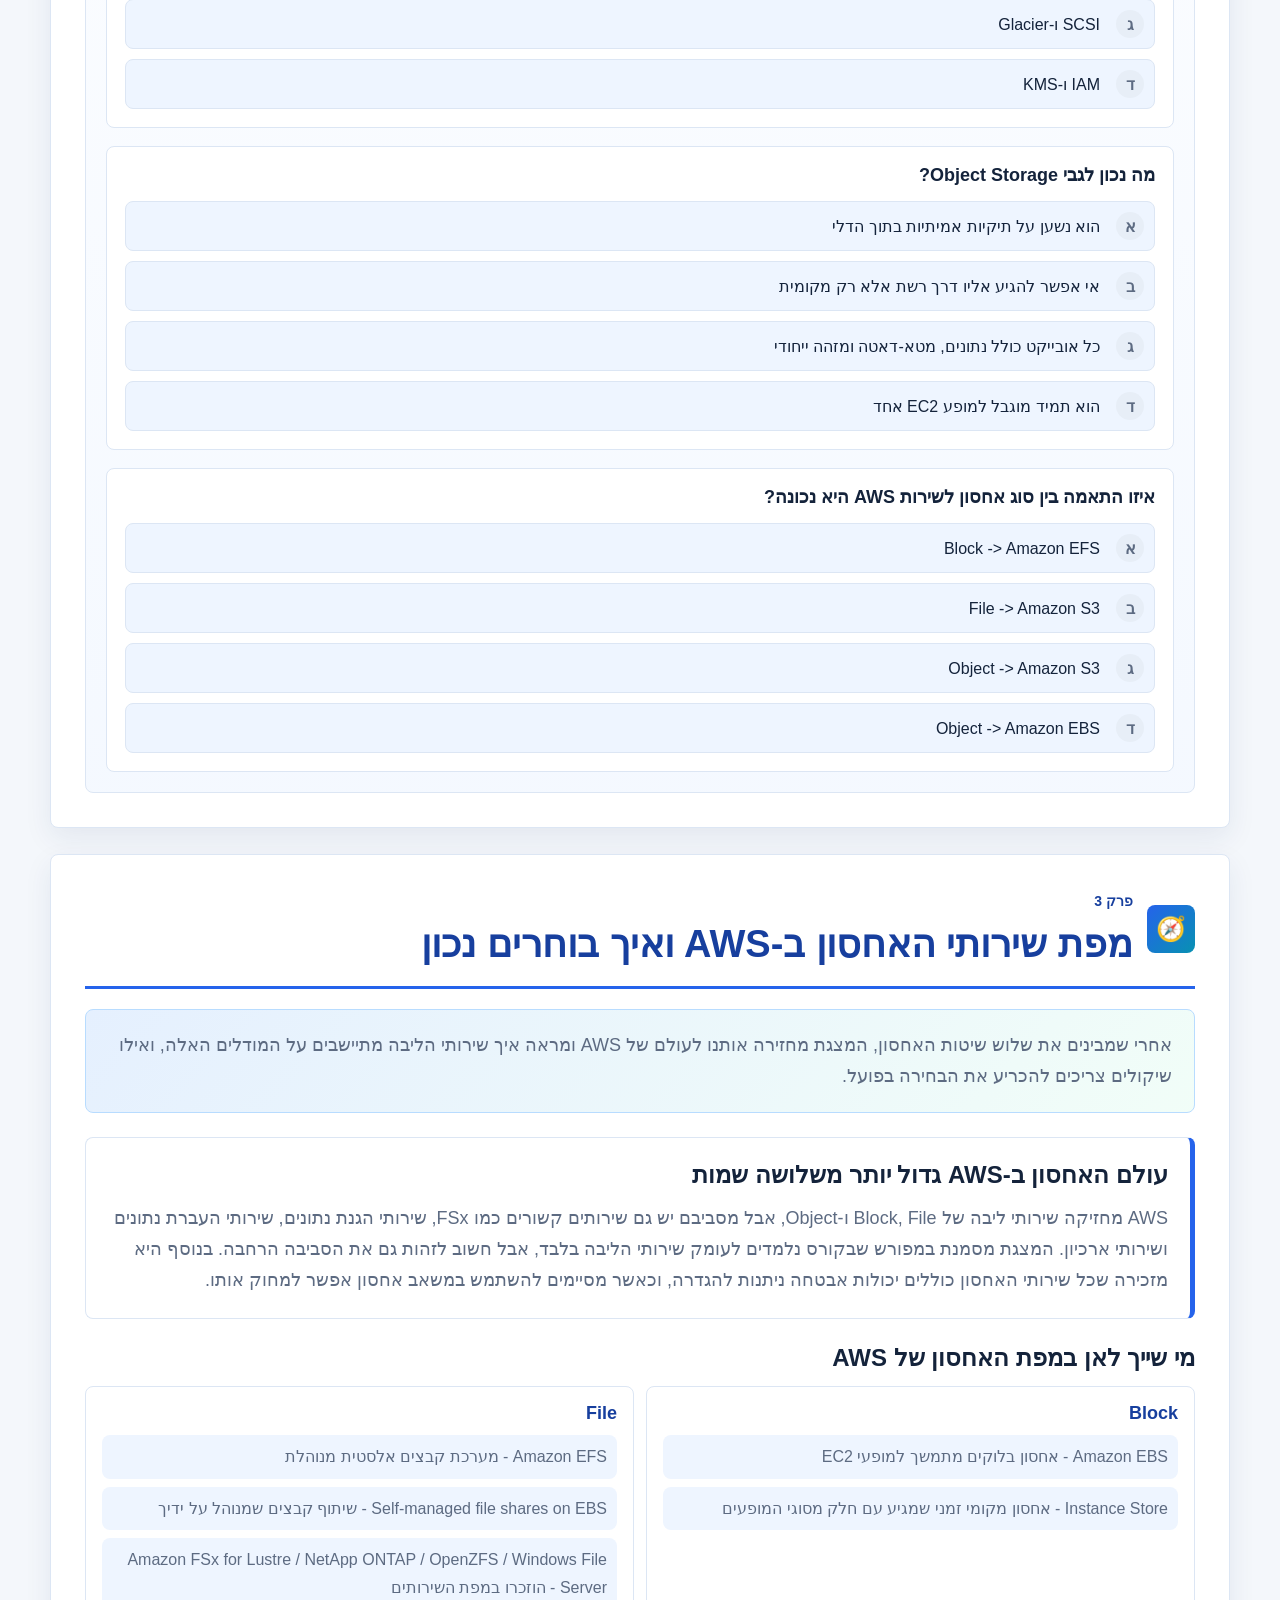
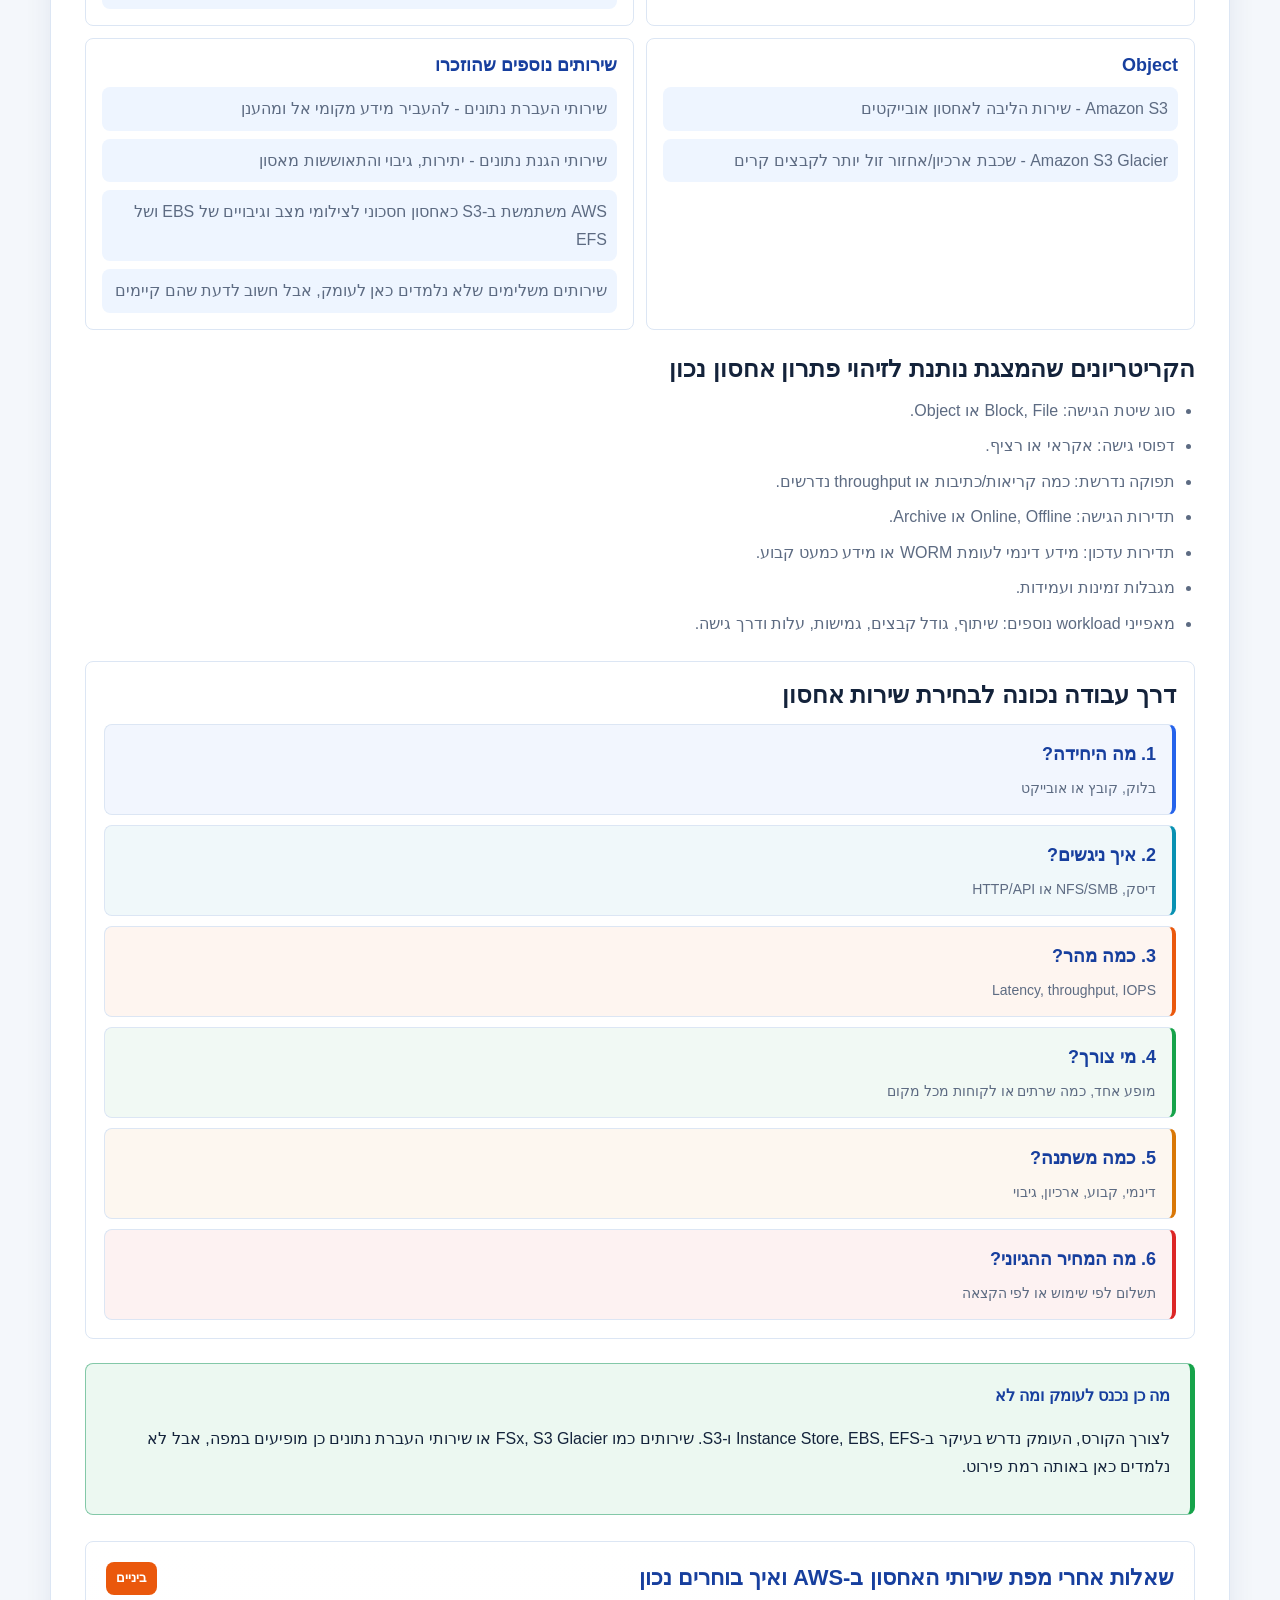
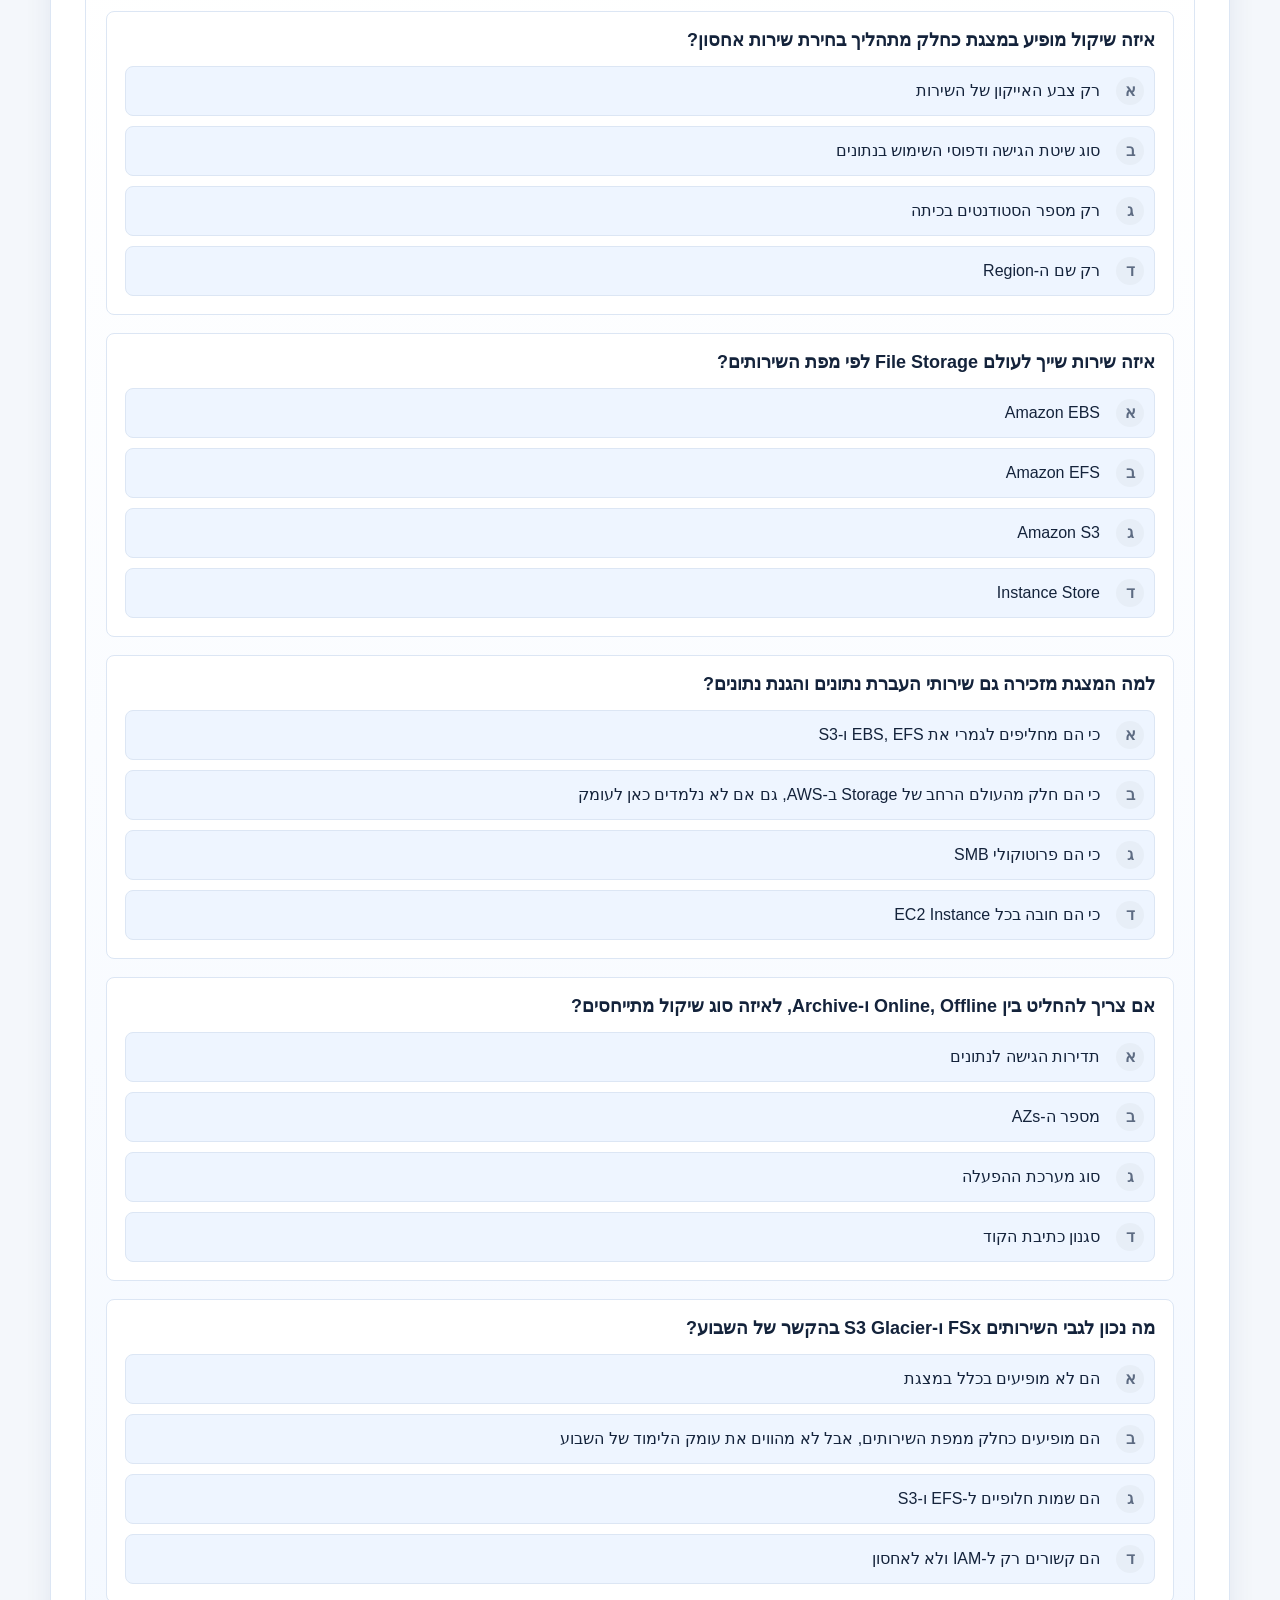
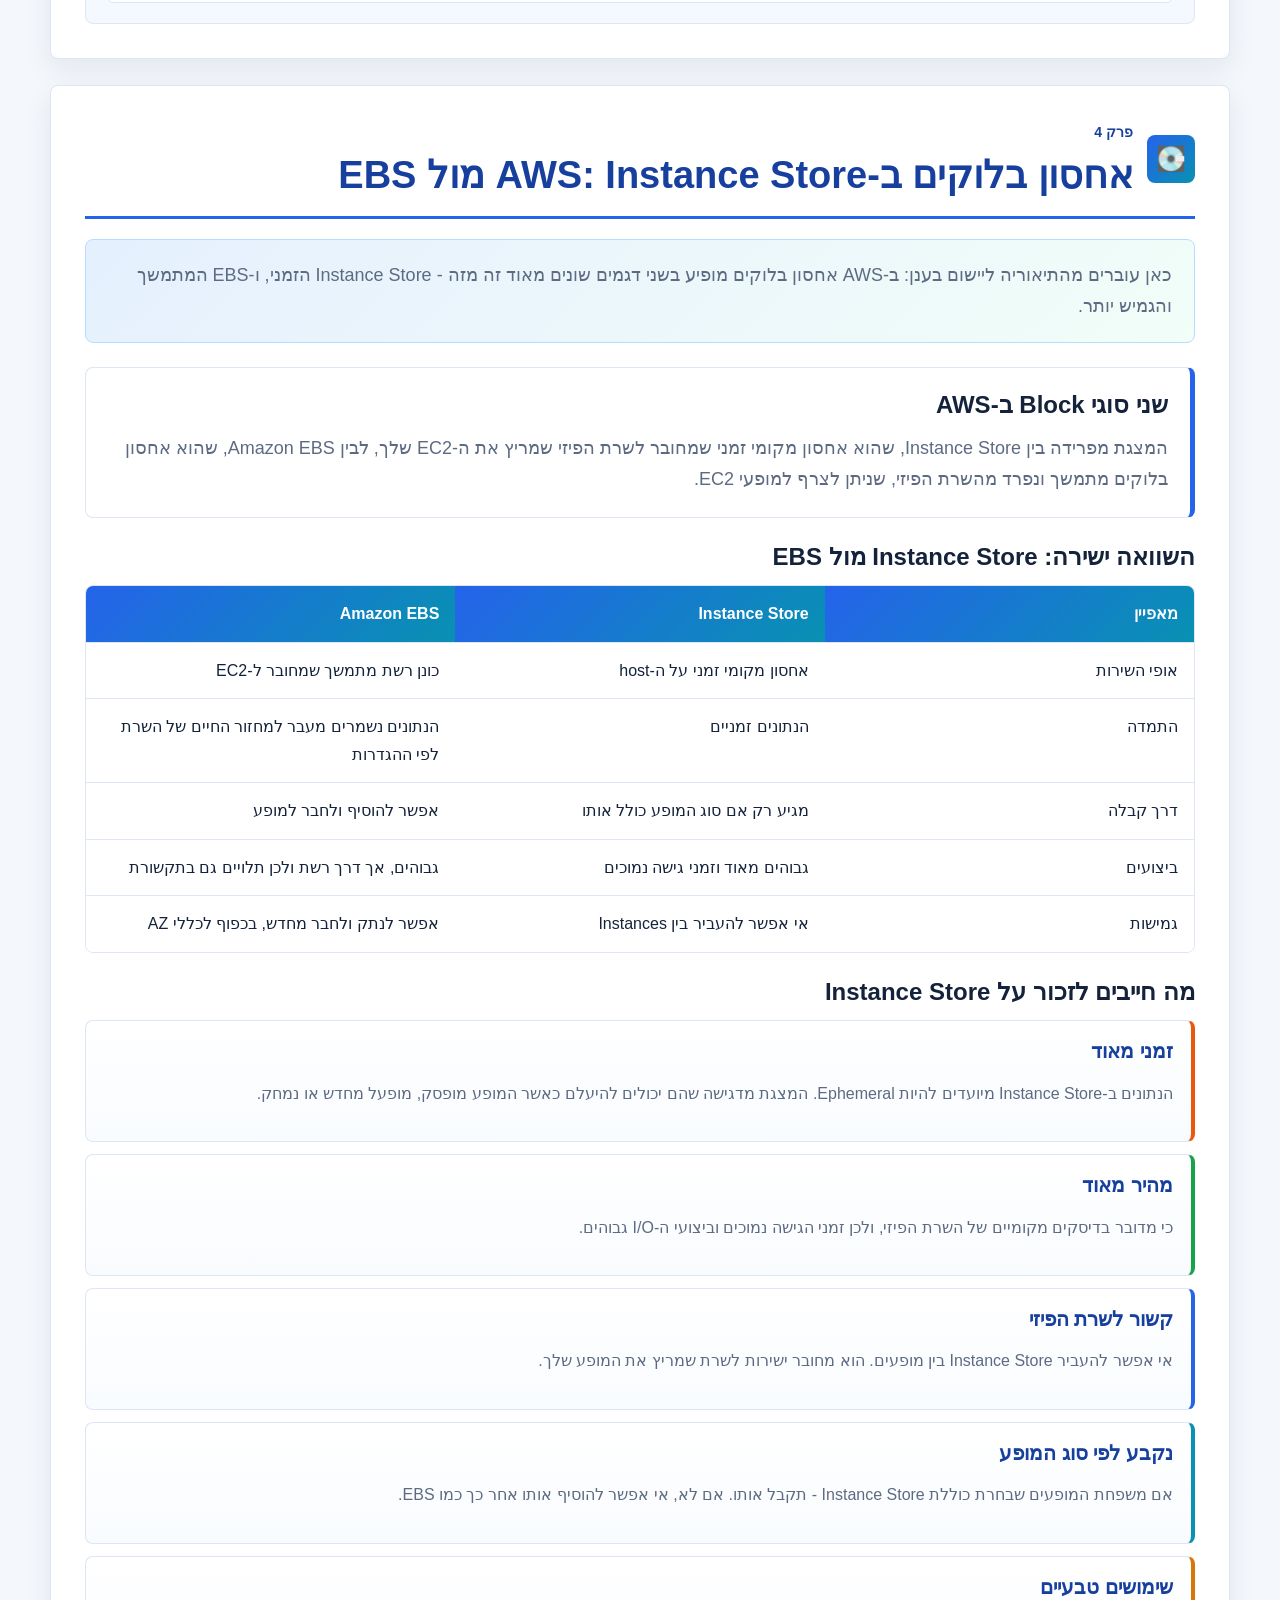
<file: week5-storage.html>
<!doctype html>
<html lang="he" dir="rtl">
  <head>
    <meta charset="utf-8" />
    <meta name="viewport" content="width=device-width, initial-scale=1" />
    <title>יסודות מחשוב ענן - שבוע 5 Storage</title>
    <meta
      name="description"
      content="עמוד לימוד אינטראקטיבי ומלא לשבוע 5 ביסודות מחשוב ענן: Block, File, Object, Instance Store, EBS, EFS, S3, אבטחת S3 והשוואות."
    />
    <link
      rel="icon"
      href="data:image/svg+xml,%3Csvg xmlns='http://www.w3.org/2000/svg' viewBox='0 0 64 64'%3E%3Crect width='64' height='64' rx='16' fill='%232563eb'/%3E%3Cpath d='M16 44h32v4H16z' fill='white'/%3E%3Cpath d='M22 22h20c4.4 0 8 3.6 8 8v10H14V30c0-4.4 3.6-8 8-8Z' fill='white'/%3E%3C/svg%3E"
    />
    <link
      href="https://fonts.googleapis.com/css2?family=Heebo:wght@400;500;700;800&family=IBM+Plex+Sans+Hebrew:wght@500;700&display=swap"
      rel="stylesheet"
    />
    <link rel="stylesheet" href="./styles.css" />
  </head>
  <body>
    <header class="topbar" aria-label="ניווט ראשי">
      <a class="brand" href="#top" aria-label="חזרה לראש העמוד">
        <span class="brand-mark" aria-hidden="true">☁</span>
        <span>
          <strong>יסודות מחשוב ענן</strong>
          <small>שבוע 5 | Storage</small>
        </span>
      </a>
      <nav id="mainNav" class="nav-tabs" aria-label="נושאי לימוד"></nav>
      <button class="theme-toggle" type="button" data-theme-toggle aria-label="מצב כהה / בהיר">◐</button>
    </header>

    <main id="top">
      <section class="hero">
        <div class="hero-content">
          <p class="course-label">עמוד לימוד מלא לפי המצגת של שבוע 5, כולל תרשימים ודגשים שמופיעים רק בשקופיות</p>
          <h1>Storage ב-AWS בלי לפספס אף פרט</h1>
          <p class="hero-copy">
            כאן מרוכז כל החומר של שבוע האחסון: המעבר מאחסון מקומי לענן, ההבדל בין
            <span dir="ltr">Block</span>,
            <span dir="ltr">File</span>
            ו־<span dir="ltr">Object</span>, שיקולי בחירה לפי
            <span dir="ltr">workload</span>, ההבדל בין
            <span dir="ltr">Instance Store</span> ל־<span dir="ltr">EBS</span>,
            מתי צריך <span dir="ltr">EFS</span>, איך בנוי
            <span dir="ltr">S3</span>, ואיך עובדת אבטחת הגישה אליו.
          </p>
          <div class="hero-actions" aria-label="פעולות מהירות">
            <a class="button primary" href="#storage-foundations">להתחיל ללמוד</a>
            <a class="button secondary" href="#final-exam">לעבור למבחן המסכם</a>
          </div>
          <div class="coverage-strip" aria-label="כיסוי חומר">
            <span><strong id="sectionCount">0</strong> פרקים</span>
            <span><strong id="quizCount">0</strong> שאלות ביניים</span>
            <span><strong id="examCount">0</strong> שאלות מסכמות</span>
          </div>
        </div>

        <div class="hero-visual" aria-hidden="true">
          <img src="./assets/week5/storage-hero.png" alt="" />
          <div class="hero-note-card">
            <strong>מבט מהיר</strong>
            <ul>
              <li><span dir="ltr">Block</span>: דיסק מהיר למכונה.</li>
              <li><span dir="ltr">File</span>: מערכת קבצים משותפת.</li>
              <li><span dir="ltr">Object</span>: אחסון גמיש דרך רשת ו־<span dir="ltr">API</span>.</li>
            </ul>
          </div>
        </div>
      </section>

      <section class="notice-band" aria-labelledby="coverage-title">
        <div>
          <h2 id="coverage-title">איך נבנה העמוד הזה</h2>
          <p>
            התוכן נכתב ישירות מתוך מצגת שבוע 5, הושווה לטקסט שחולץ מה־<span dir="ltr">PDF</span>,
            ונבדק גם מול כל השקופיות המרונדרות כדי שלא ילכו לאיבוד דוגמאות, תרשימי
            <span dir="ltr">AZ</span>, כללי שמות של <span dir="ltr">Buckets</span> או דגשי
            אבטחה.
          </p>
        </div>
        <a class="text-link" href="#coverage-check">לבדיקת כיסוי מלאה</a>
      </section>

      <aside class="floating-score" aria-live="polite">
        <span>ניקוד שאלות</span>
        <strong><span id="scoreCorrect">0</span>/<span id="scoreTotal">0</span></strong>
      </aside>

      <section class="quick-map" aria-labelledby="map-title">
        <h2 id="map-title">מפת לימוד מהירה</h2>
        <div id="learningMap" class="map-grid"></div>
      </section>

      <div id="sectionsRoot" class="sections-root"></div>

      <section id="final-exam" class="final-exam section-shell">
        <div class="section-heading">
          <span class="section-icon">🎯</span>
          <div>
            <p class="eyebrow">חיבור בין כל נושאי האחסון</p>
            <h2>מבחן מסכם - שבוע 5 Storage</h2>
          </div>
        </div>
        <p class="section-intro">
          השאלות כאן משלבות בין שלושת סוגי האחסון, בין שירותי הליבה של
          <span dir="ltr">AWS</span>, ובין תרחישי גישה, ביצועים, עמידות, זמינות ואבטחה.
        </p>
        <div id="finalExamRoot" class="quiz-list"></div>
      </section>

      <section id="coverage-check" class="section-shell appendix">
        <div class="section-heading">
          <span class="section-icon">✅</span>
          <div>
            <p class="eyebrow">בקרת כיסוי</p>
            <h2>כל הנושאים שנכנסו לעמוד</h2>
          </div>
        </div>
        <p class="section-intro">
          הרשימה הזאת נועדה לאשר שלא נשארו מונחים, דגשים, מגבלות או דוגמאות מהמצגת בלי מענה
          בתוך האתר.
        </p>
        <div id="coverageRoot" class="coverage-checklist"></div>
      </section>
    </main>

    <footer class="site-footer">
      <p>נבנה כעמוד לימוד סטטי לפרסום פשוט ב־GitHub Pages, על בסיס מצגת שבוע 5 והתרשימים שבה.</p>
    </footer>

    <script src="./week5-storage-data.js"></script>
    <script src="./script.js"></script>
  </body>
</html>
</file>
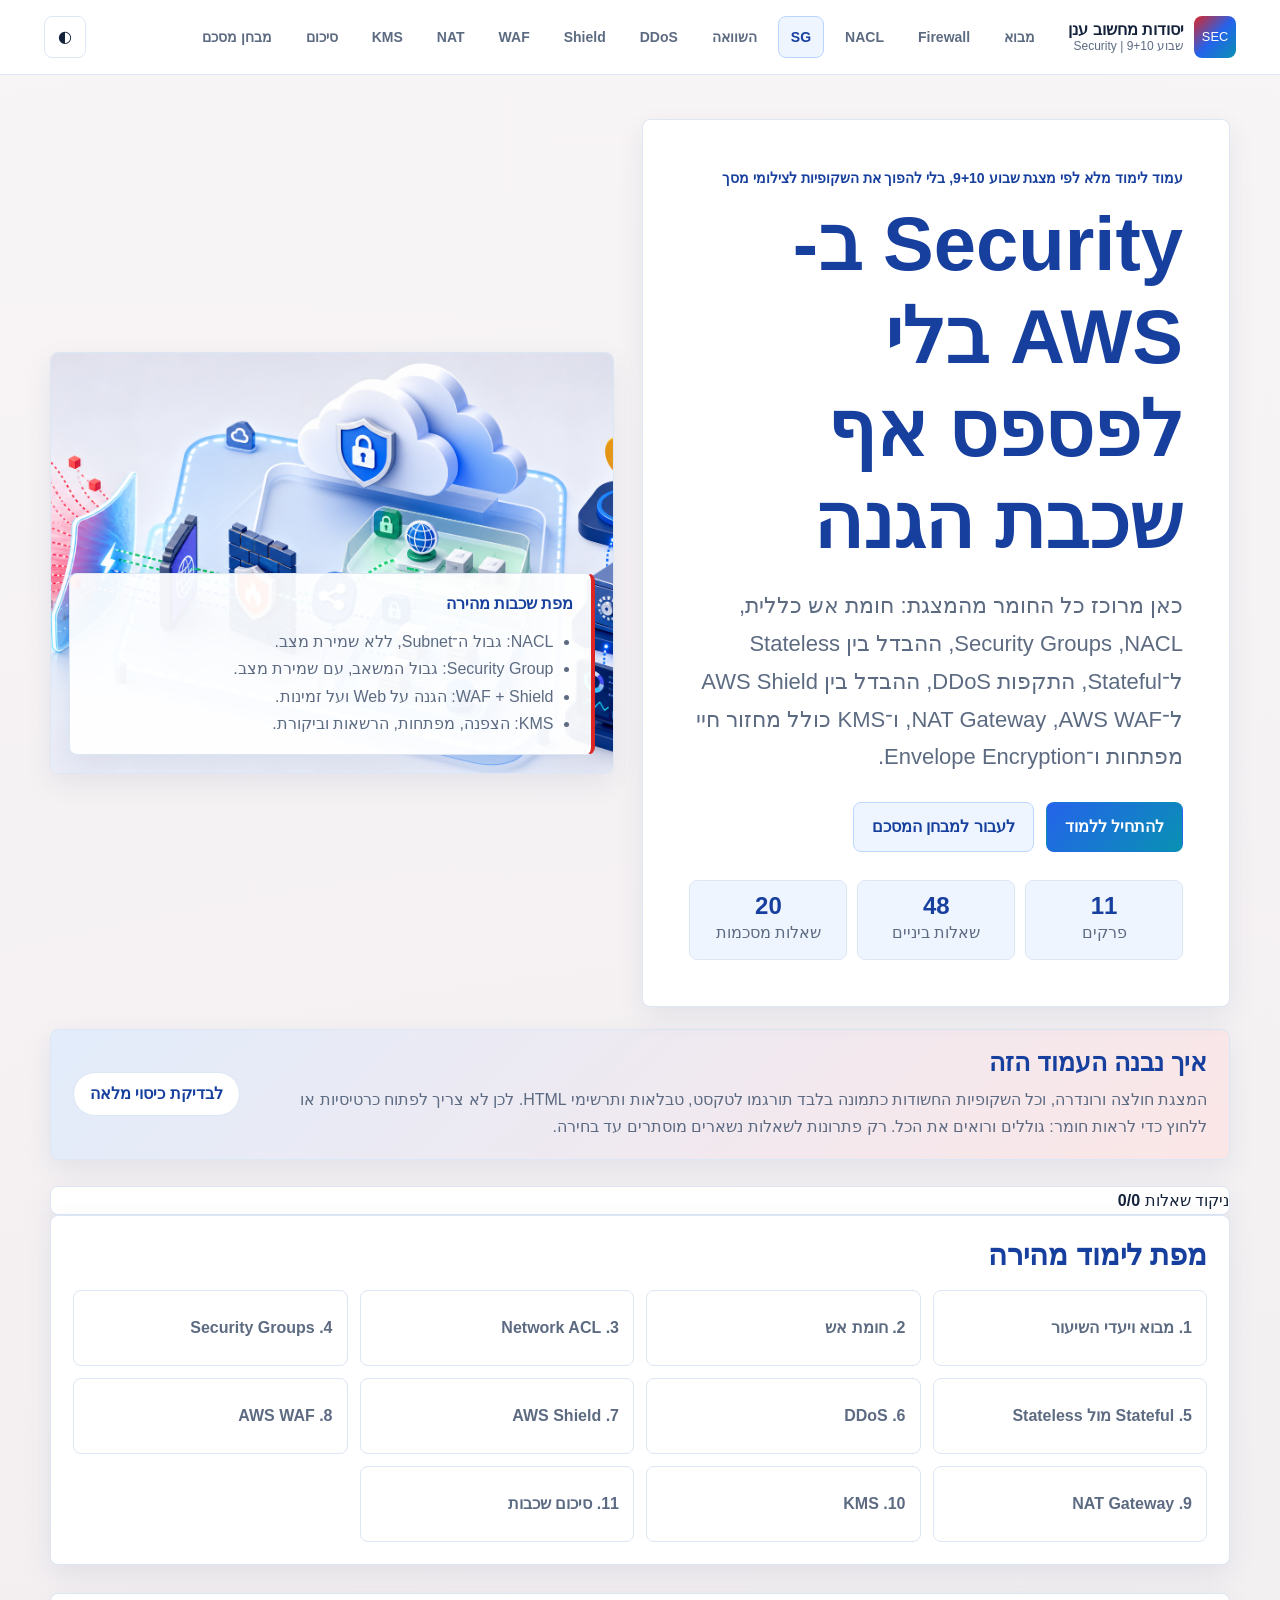
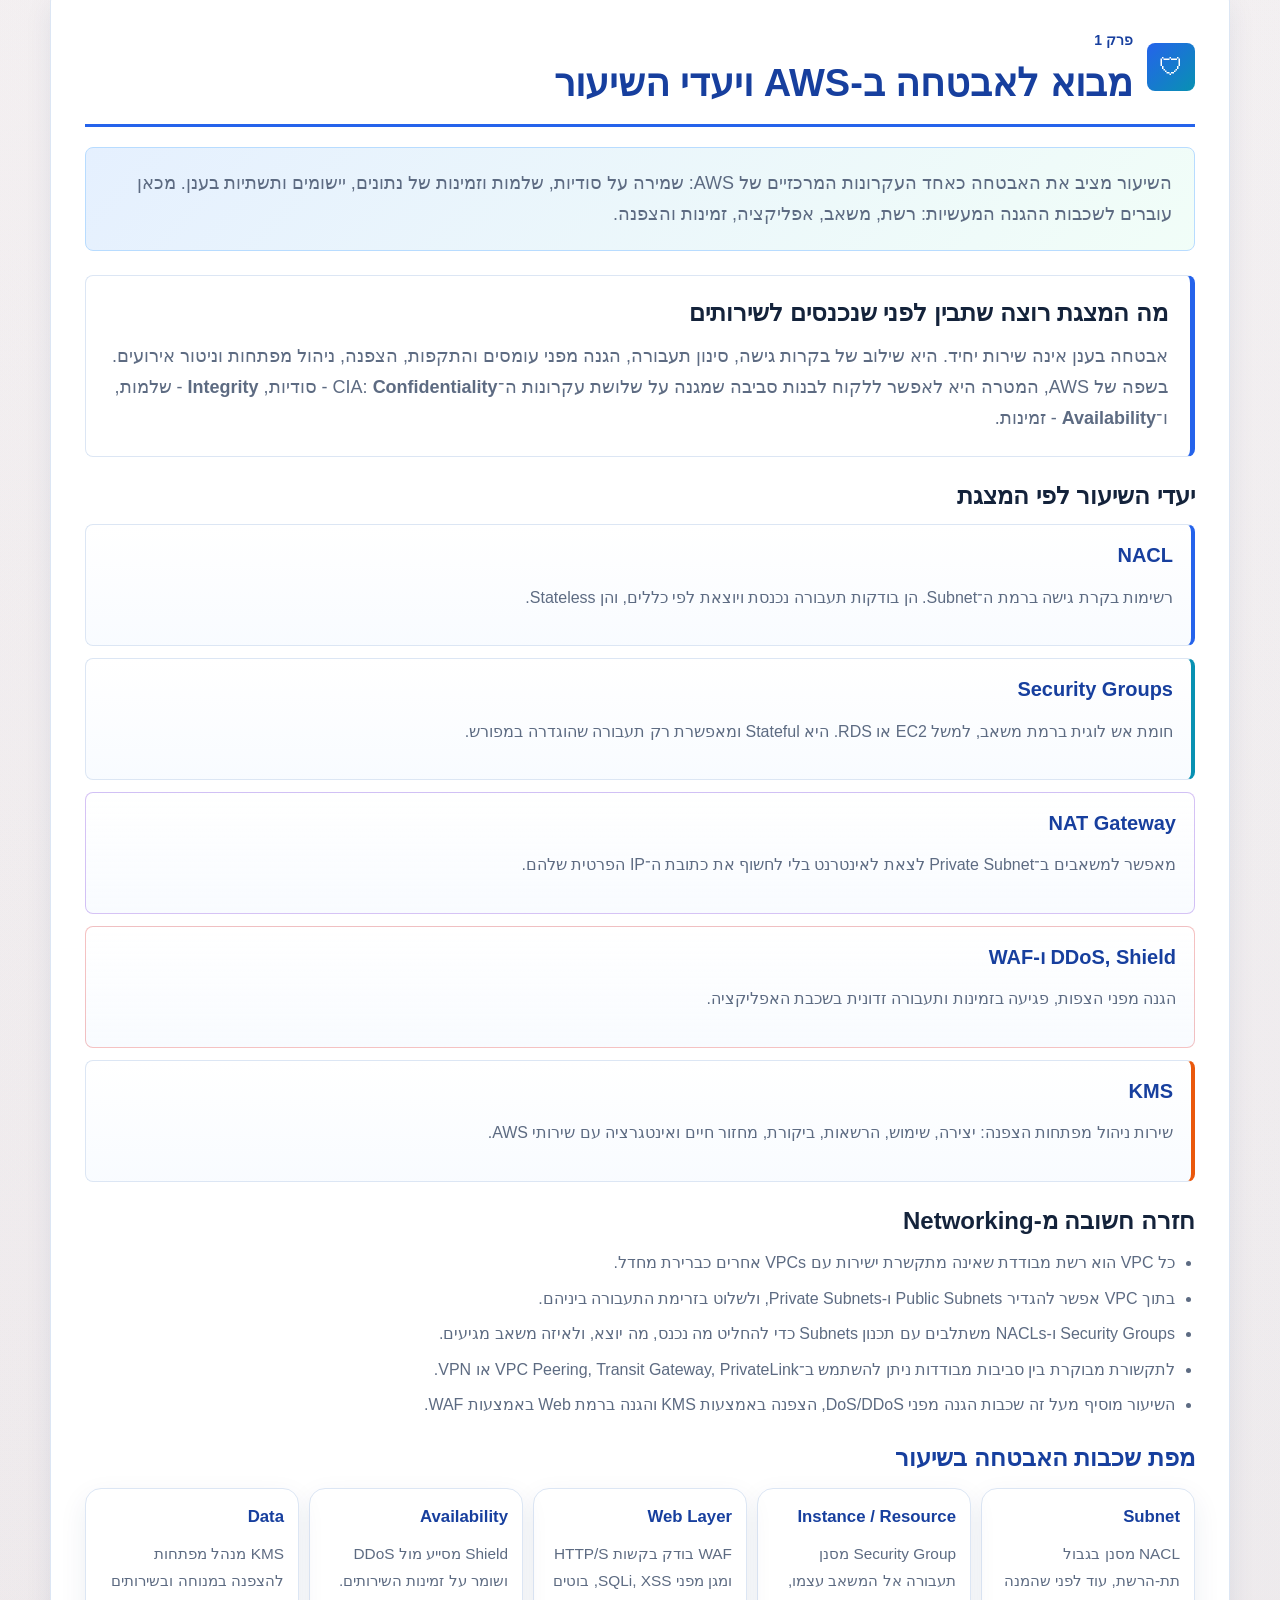
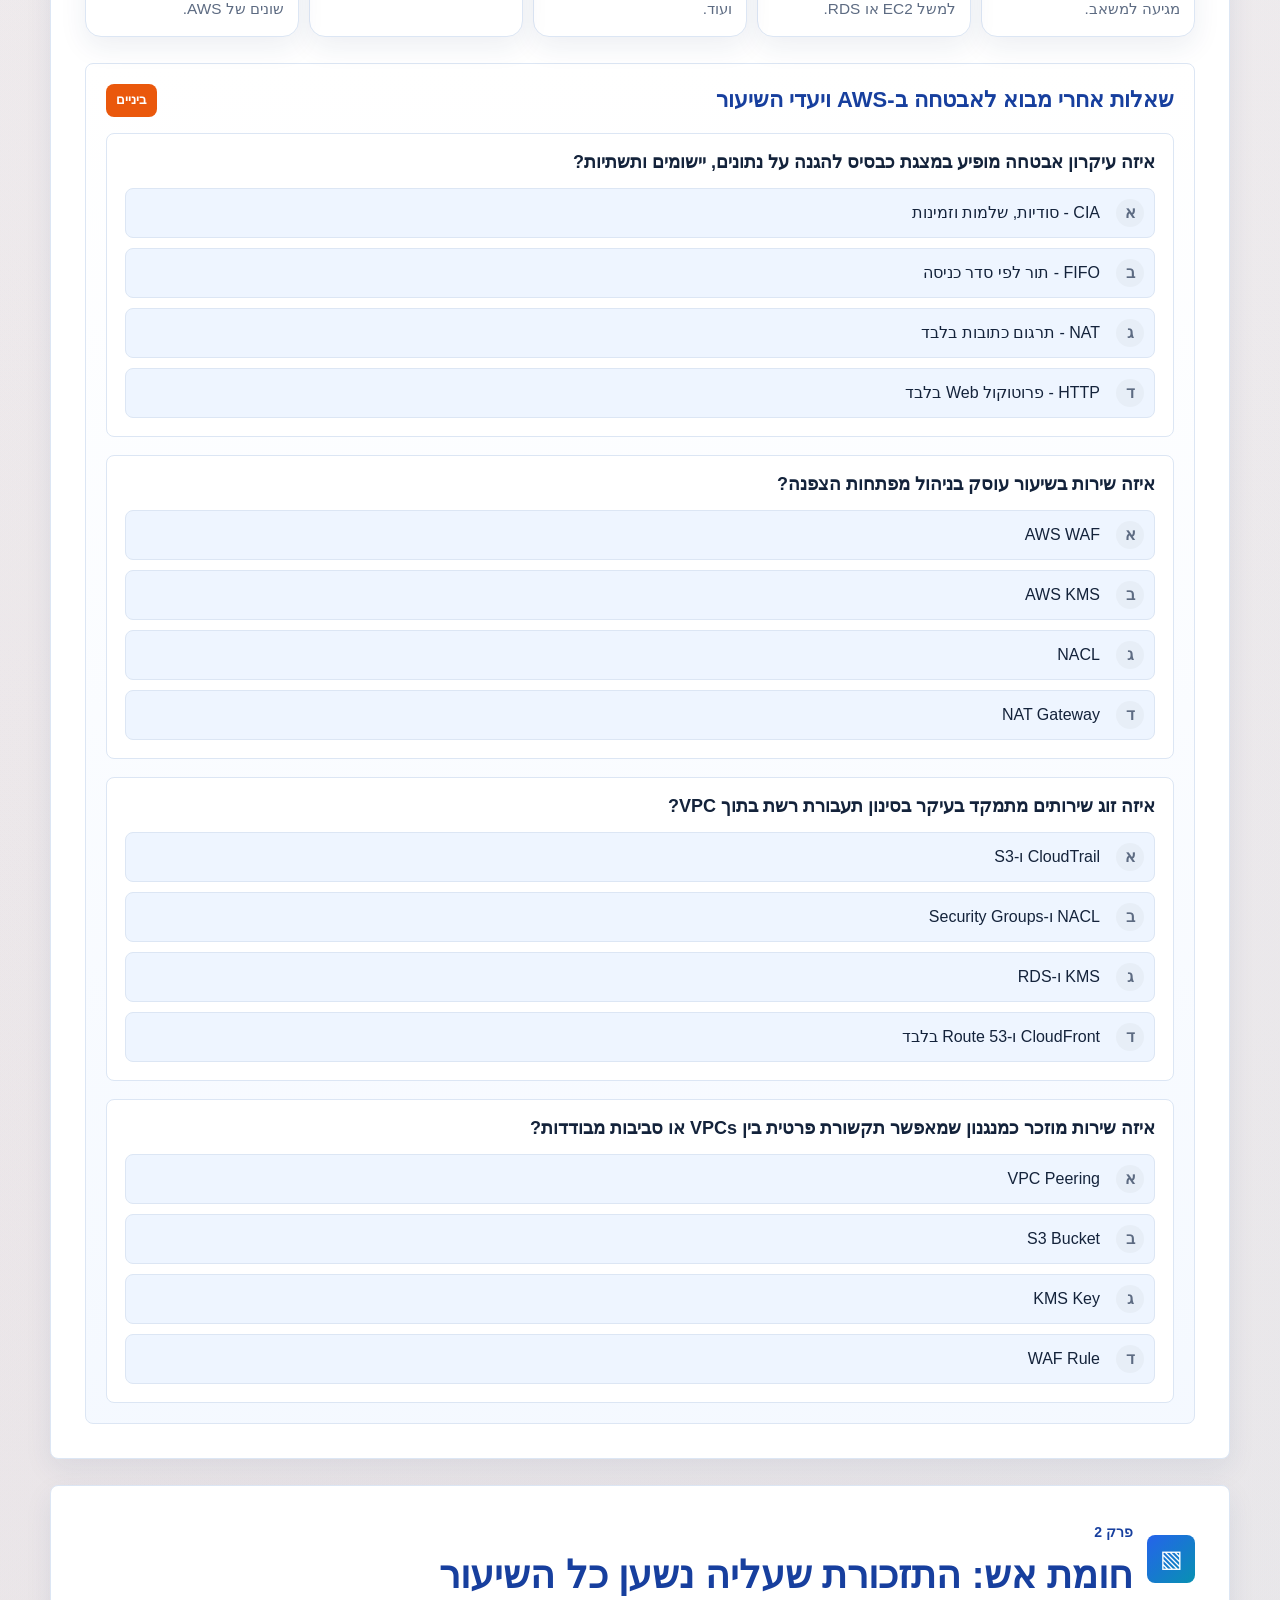
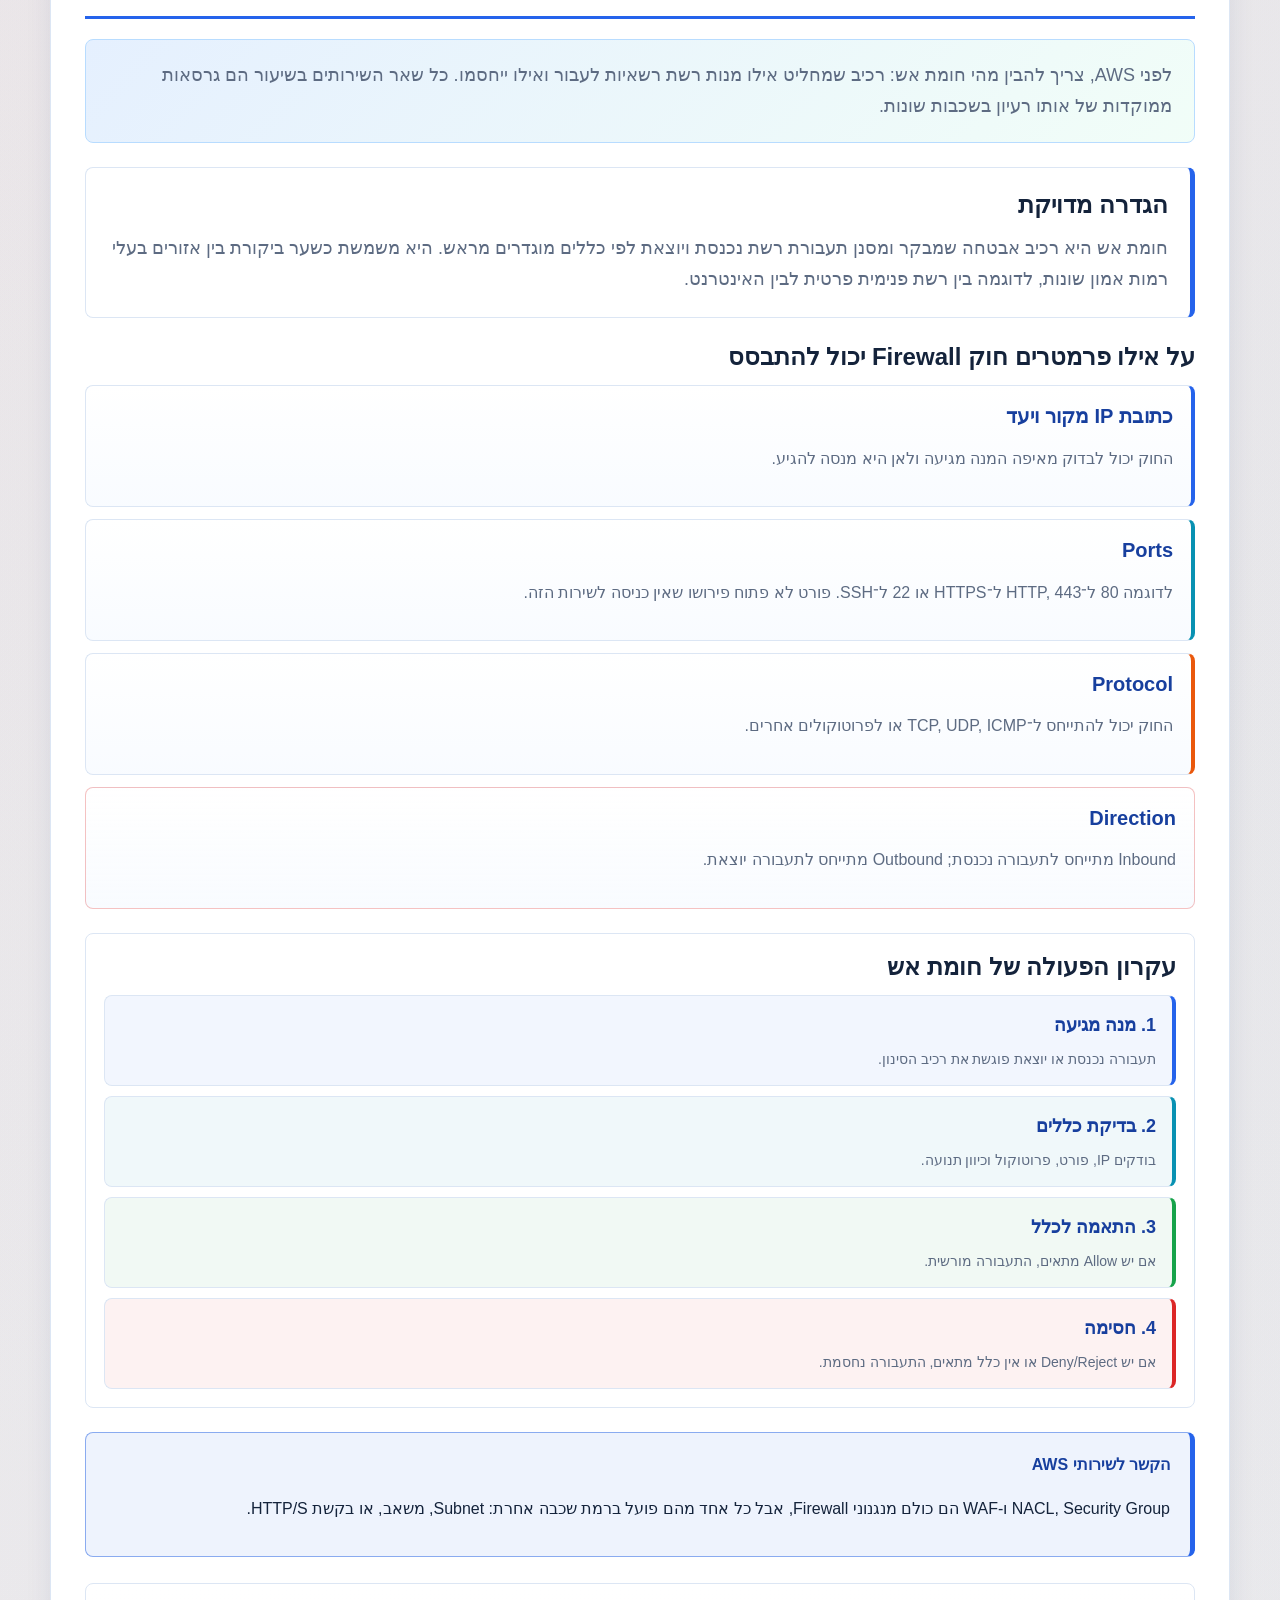
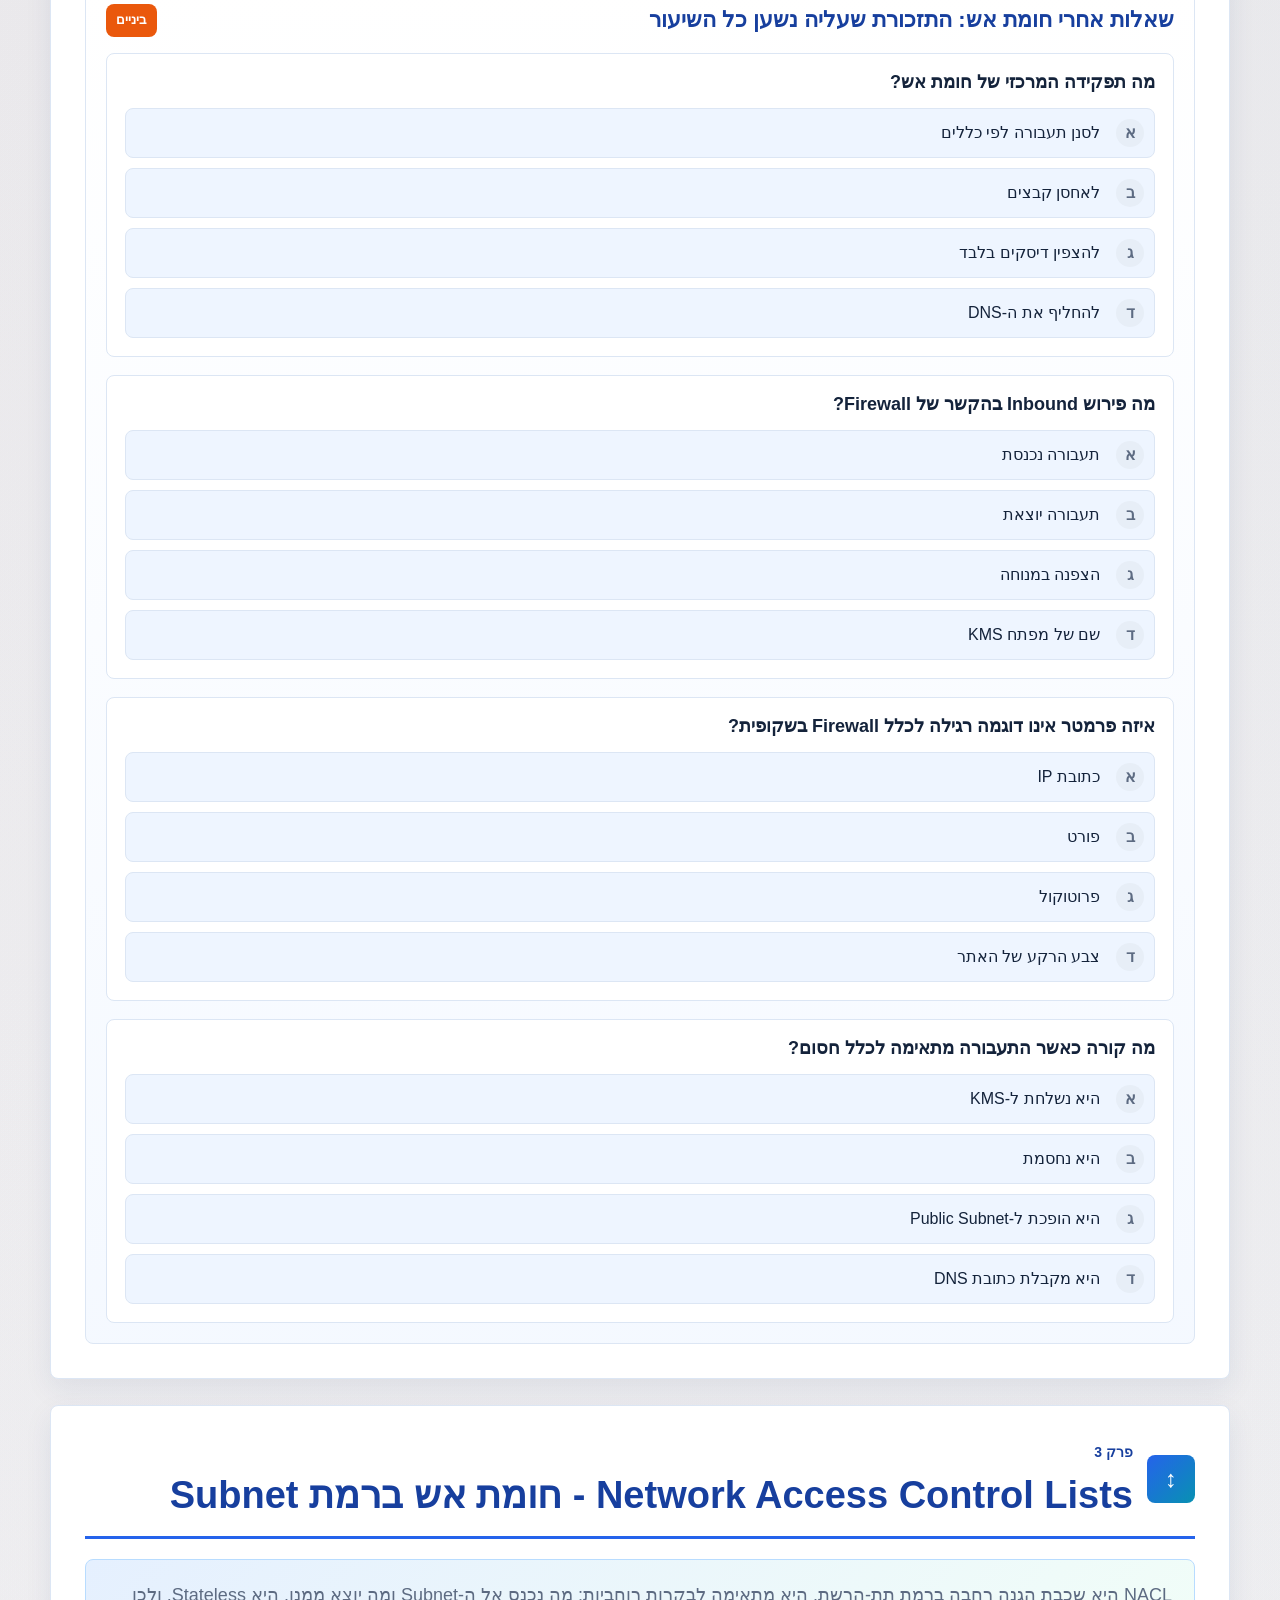
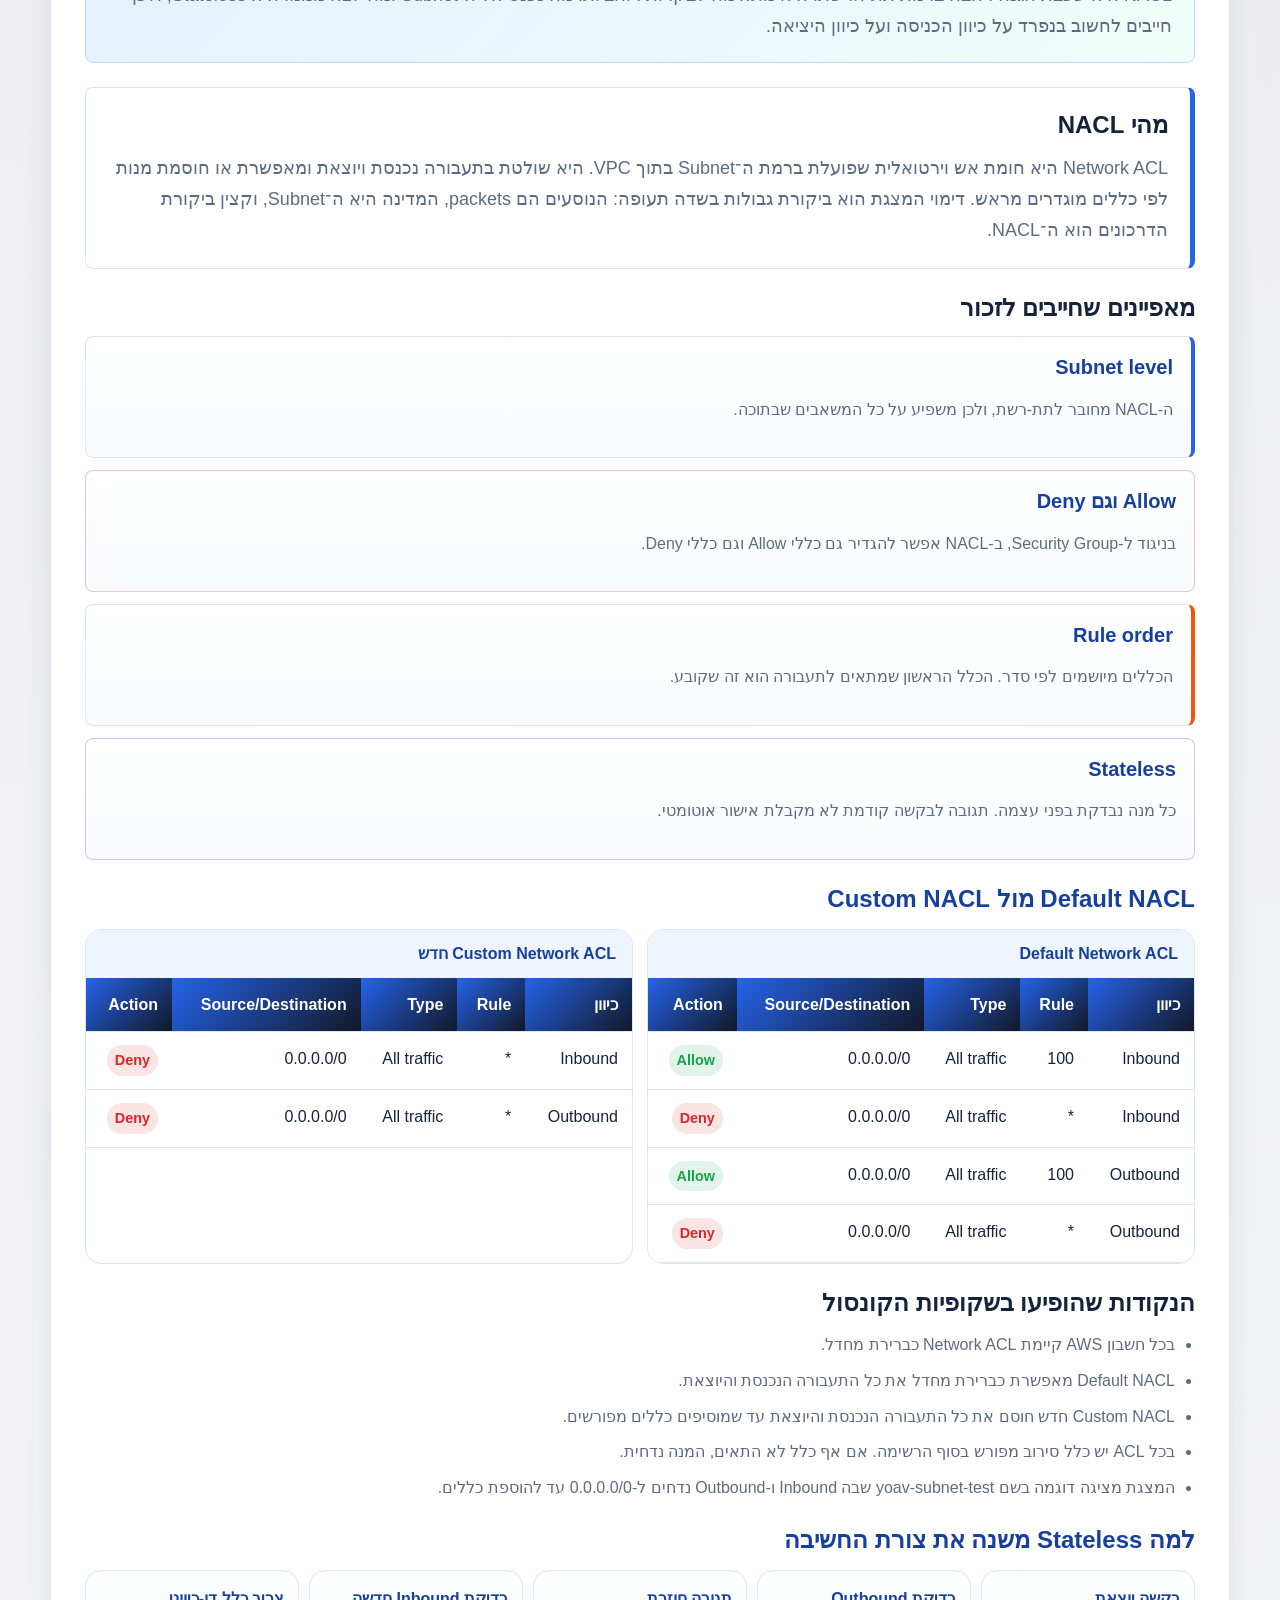
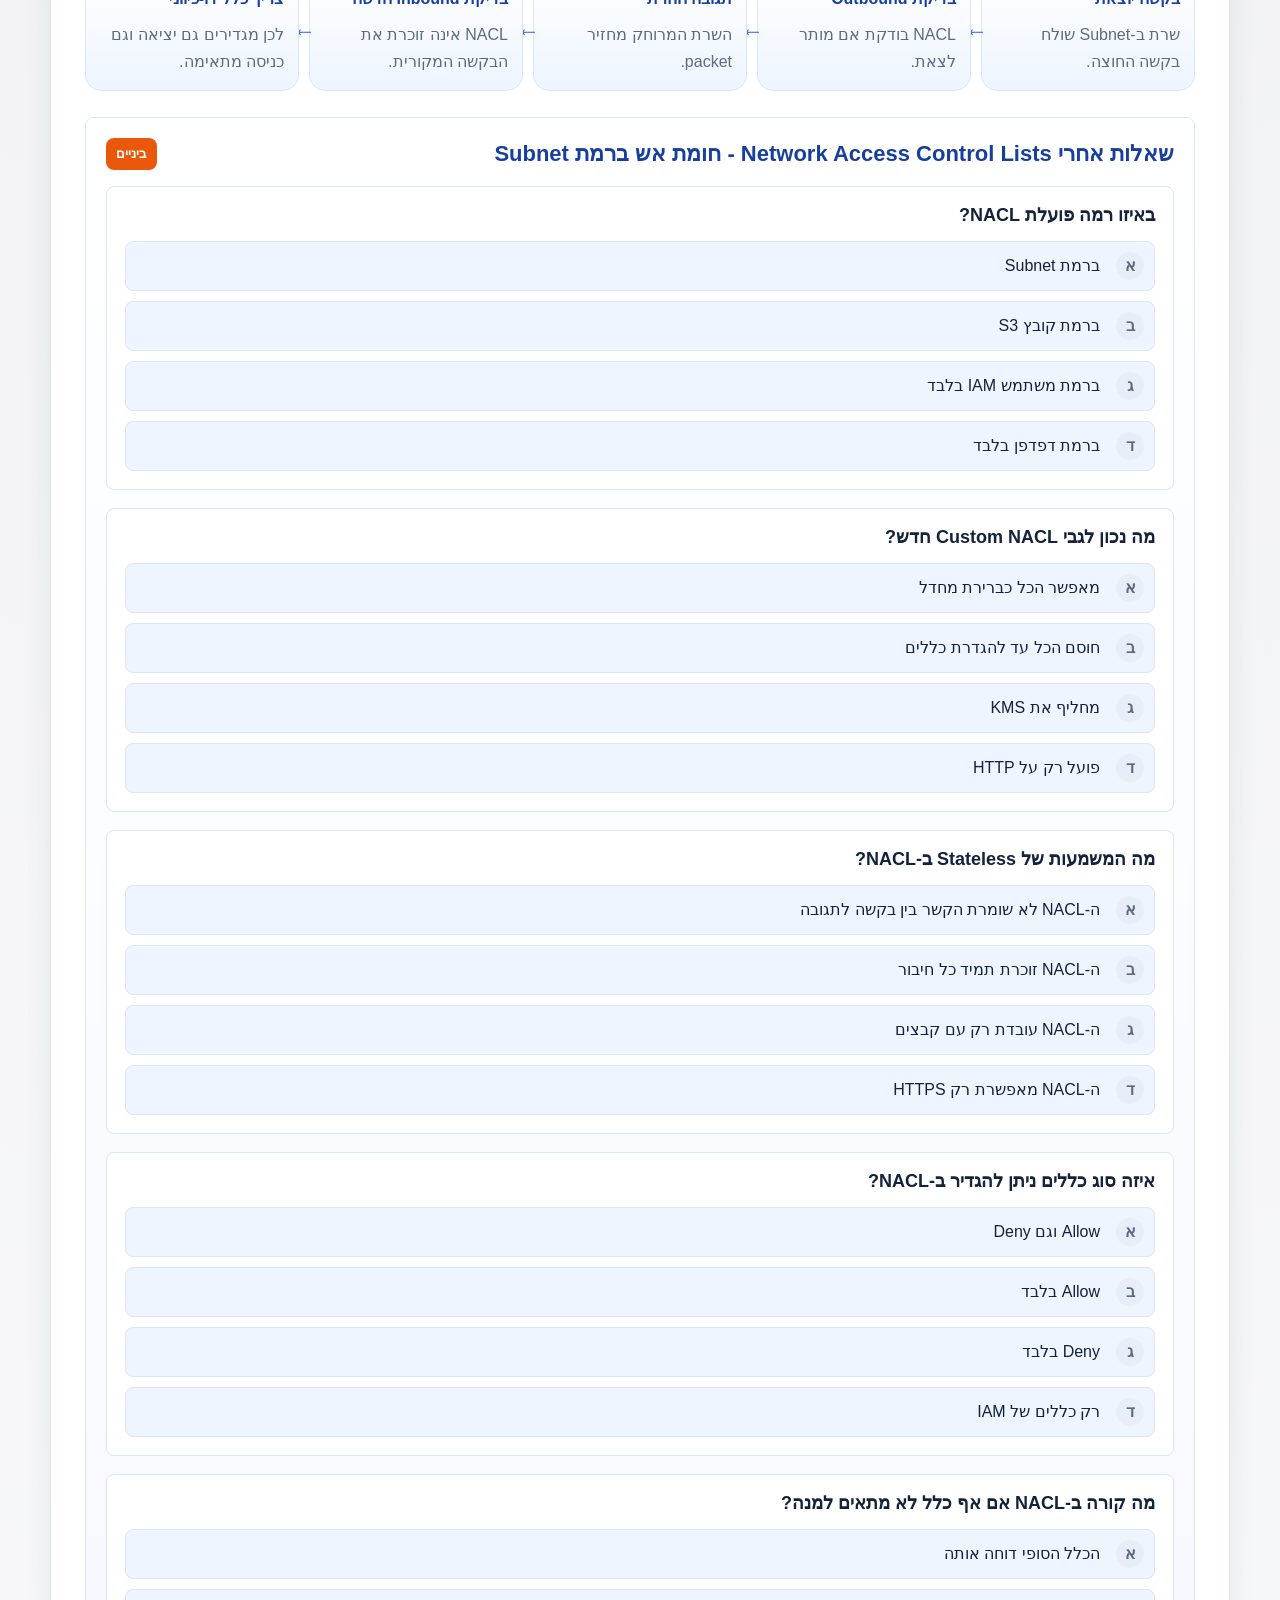
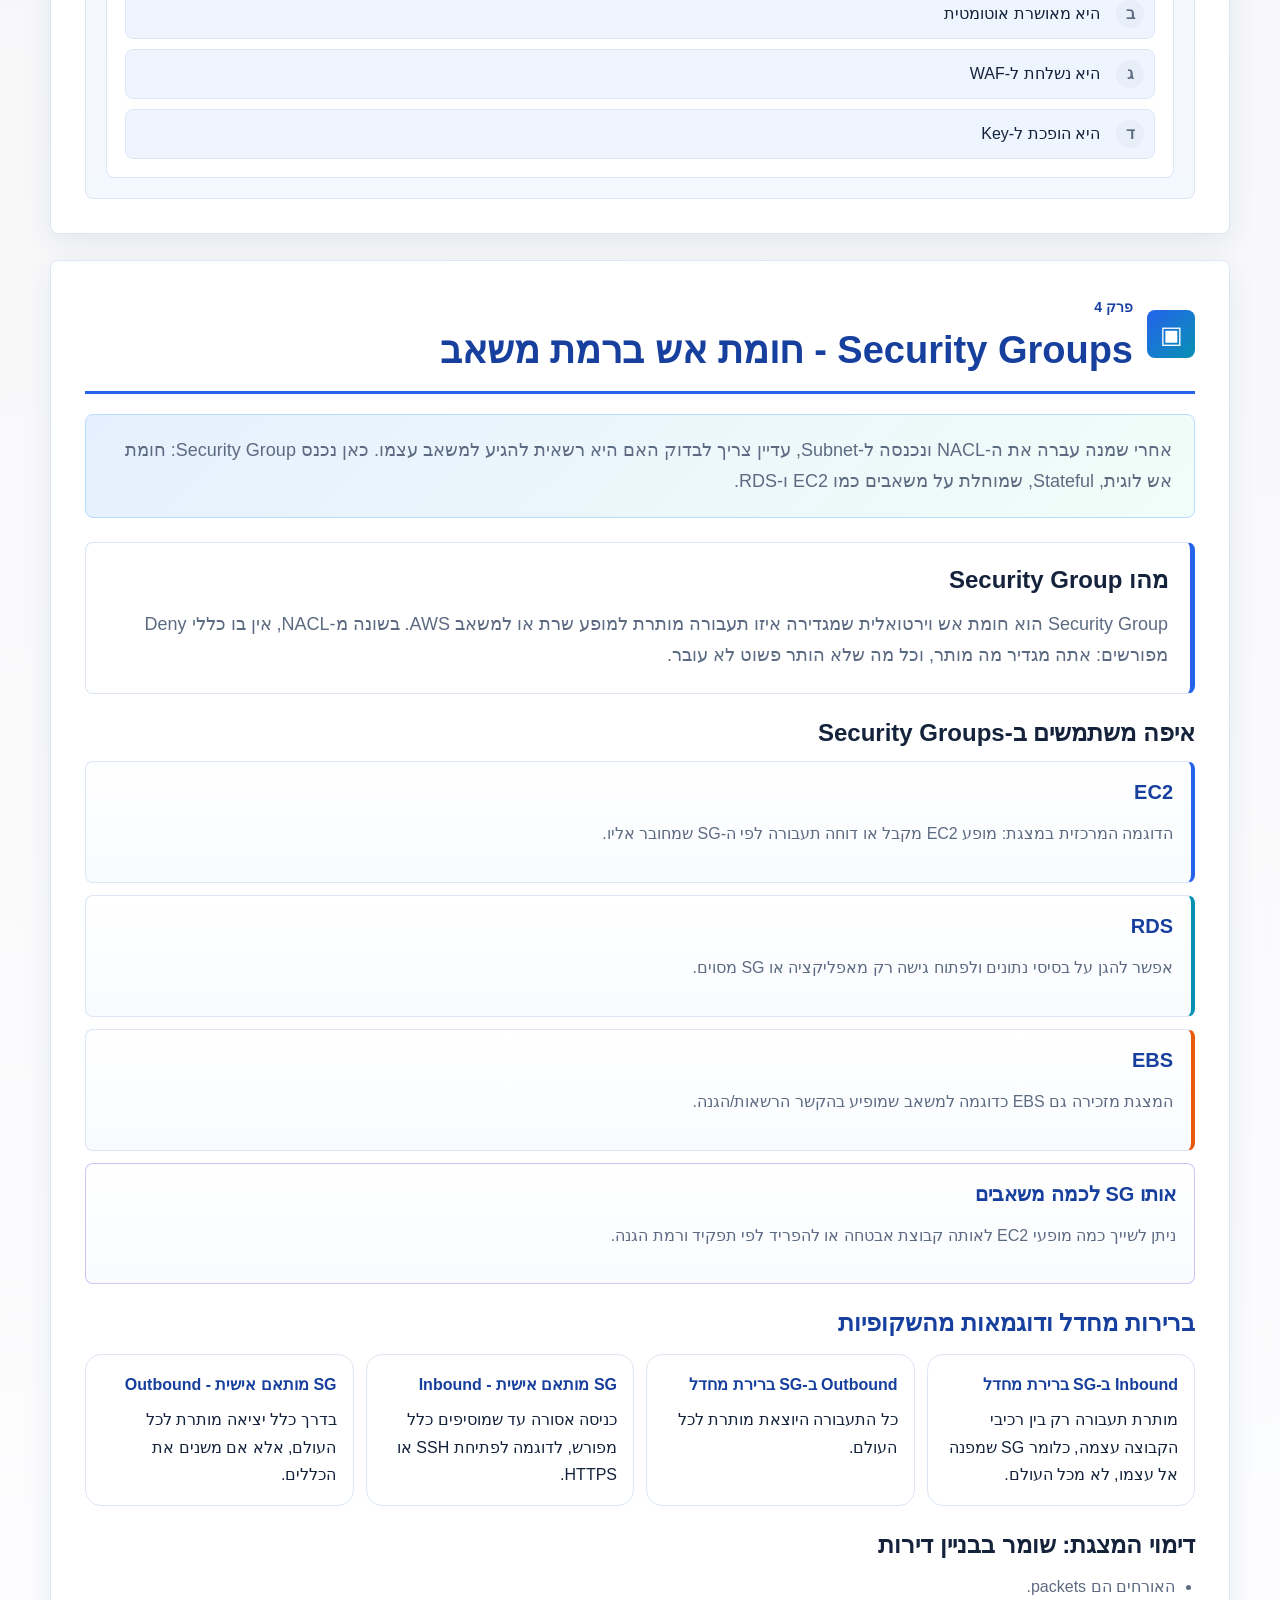
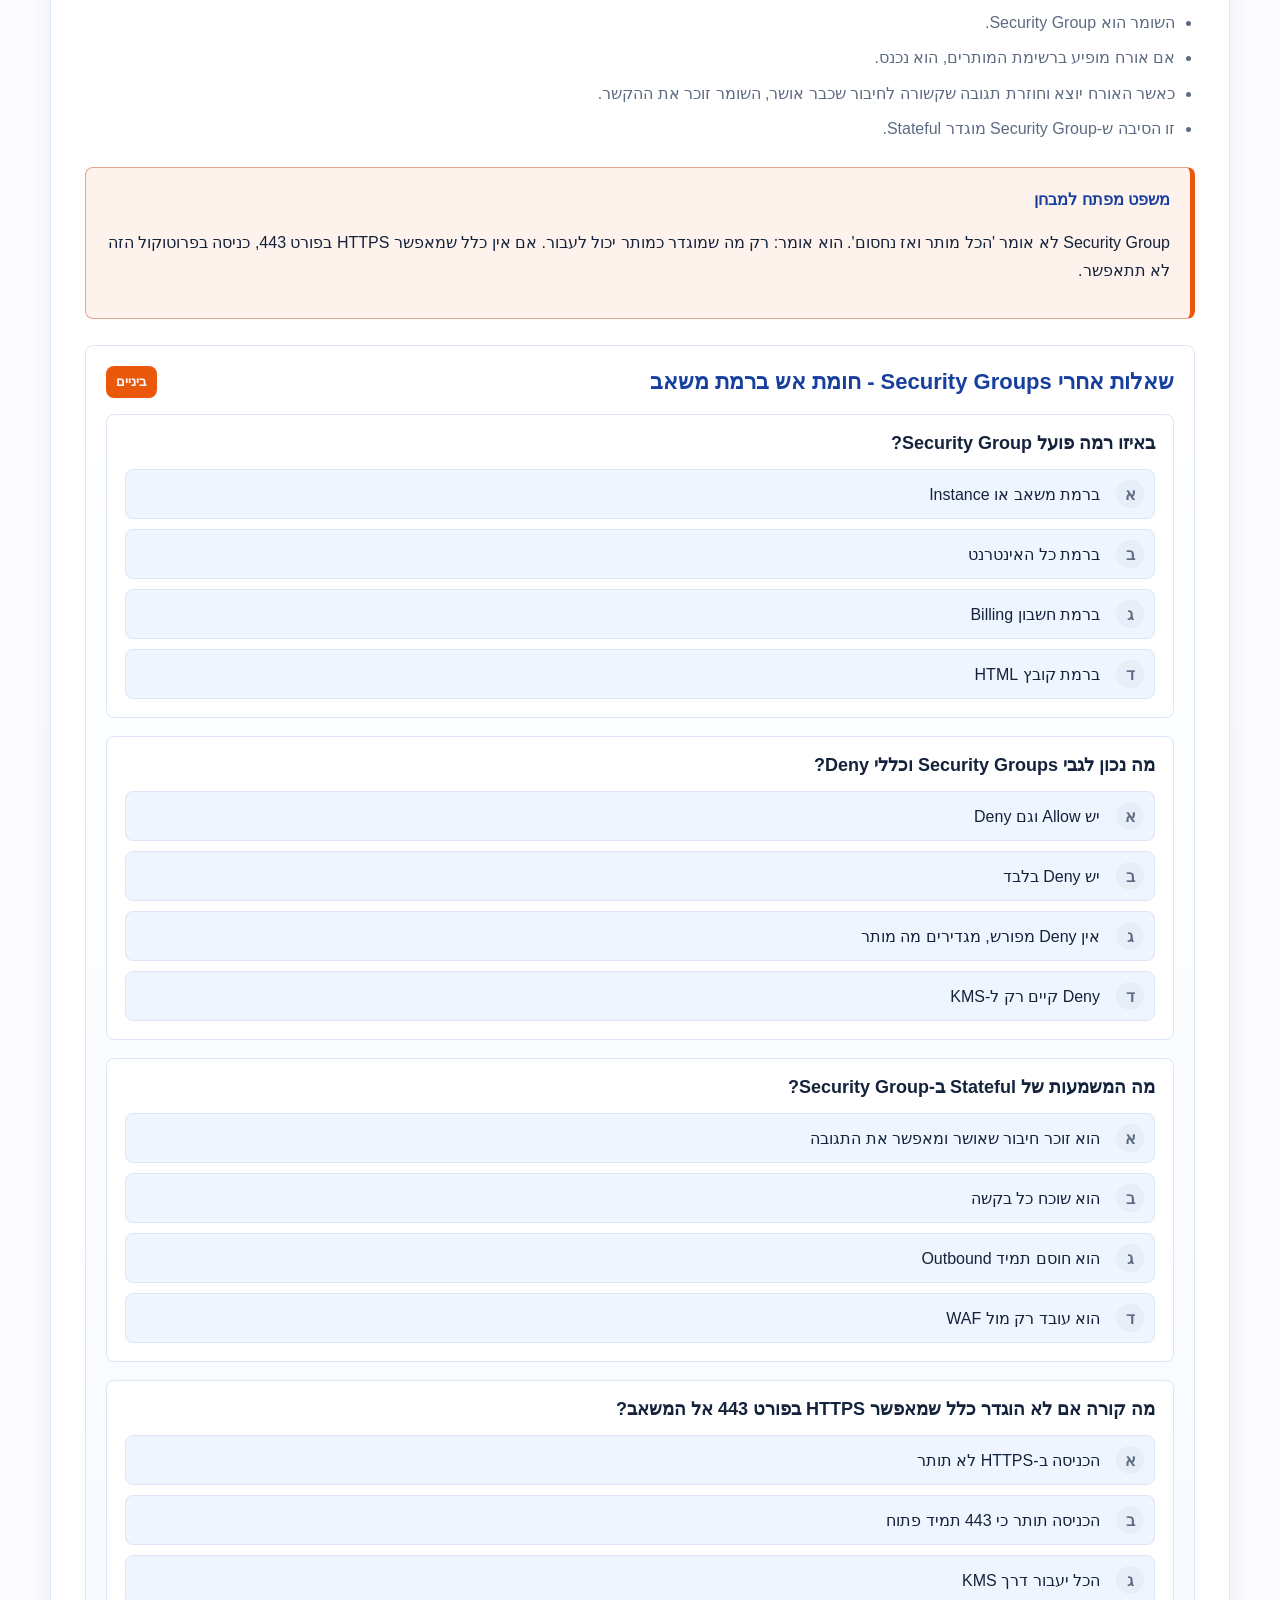
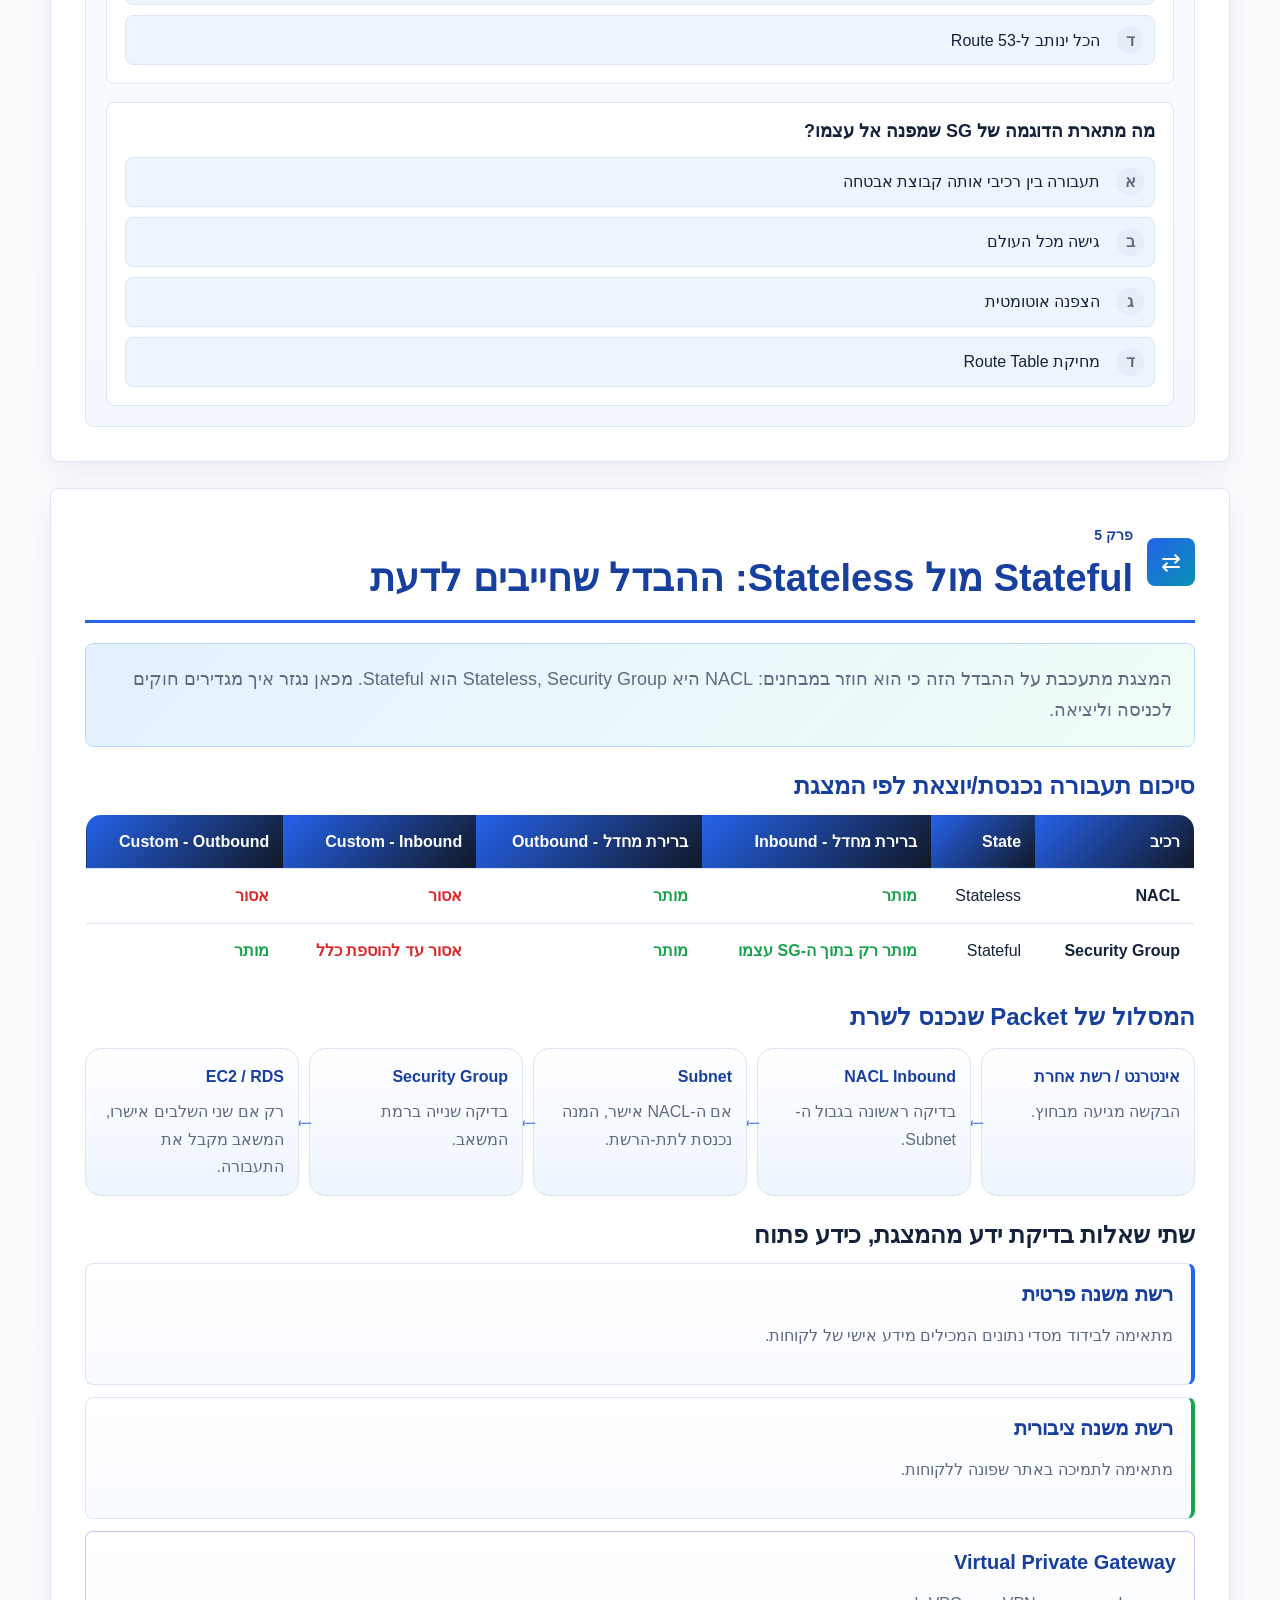
<file: week9-security.html>
<!doctype html>
<html lang="he" dir="rtl">
  <head>
    <meta charset="utf-8" />
    <meta name="viewport" content="width=device-width, initial-scale=1" />
    <title>יסודות מחשוב ענן - שבוע 9 Security</title>
    <meta
      name="description"
      content="עמוד לימוד מלא לשבוע 9+10 בנושא Security ב-AWS: Firewall, NACL, Security Groups, DDoS, Shield, WAF, NAT Gateway ו-KMS."
    />
    <link
      rel="icon"
      href="data:image/svg+xml,%3Csvg xmlns='http://www.w3.org/2000/svg' viewBox='0 0 64 64'%3E%3Crect width='64' height='64' rx='16' fill='%23dc2626'/%3E%3Cpath d='M32 9l19 8v13c0 12-7 21-19 25-12-4-19-13-19-25V17z' fill='white'/%3E%3Cpath d='M32 17l11 5v9c0 7-4 12-11 15-7-3-11-8-11-15v-9z' fill='%23dc2626'/%3E%3C/svg%3E"
    />
    <link
      href="https://fonts.googleapis.com/css2?family=Heebo:wght@400;500;700;800&family=IBM+Plex+Sans+Hebrew:wght@500;700&display=swap"
      rel="stylesheet"
    />
    <link rel="stylesheet" href="./week9-security.css" />
  </head>
  <body>
    <header class="topbar" aria-label="ניווט ראשי">
      <a class="brand" href="#top" aria-label="חזרה לראש העמוד">
        <span class="brand-mark">SEC</span>
        <span>
          <strong>יסודות מחשוב ענן</strong>
          <small>שבוע 9+10 | Security</small>
        </span>
      </a>
      <nav id="mainNav" class="nav-tabs" aria-label="נושאי לימוד"></nav>
      <button class="theme-toggle" type="button" data-theme-toggle aria-label="מצב כהה / בהיר">◐</button>
    </header>

    <main id="top">
      <section class="hero security-hero">
        <div class="hero-content">
          <p class="course-label">עמוד לימוד מלא לפי מצגת שבוע 9+10, בלי להפוך את השקופיות לצילומי מסך</p>
          <h1>Security ב-AWS בלי לפספס אף שכבת הגנה</h1>
          <p class="hero-copy">
            כאן מרוכז כל החומר מהמצגת: חומת אש כללית, <span dir="ltr">NACL</span>,
            <span dir="ltr">Security Groups</span>, ההבדל בין
            <span dir="ltr">Stateless</span> ל־<span dir="ltr">Stateful</span>,
            התקפות <span dir="ltr">DDoS</span>, ההבדל בין
            <span dir="ltr">AWS Shield</span> ל־<span dir="ltr">AWS WAF</span>,
            <span dir="ltr">NAT Gateway</span>, ו־<span dir="ltr">KMS</span> כולל
            מחזור חיי מפתחות ו־<span dir="ltr">Envelope Encryption</span>.
          </p>
          <div class="hero-actions" aria-label="פעולות מהירות">
            <a class="button primary" href="#security-overview">להתחיל ללמוד</a>
            <a class="button secondary" href="#final-exam">לעבור למבחן המסכם</a>
          </div>
          <div class="coverage-strip" aria-label="כיסוי חומר">
            <span><strong id="sectionCount">0</strong> פרקים</span>
            <span><strong id="quizCount">0</strong> שאלות ביניים</span>
            <span><strong id="examCount">0</strong> שאלות מסכמות</span>
          </div>
        </div>

        <div class="hero-visual" aria-hidden="true">
          <img src="./assets/week9/security-hero.png" alt="" />
          <div class="hero-note-card">
            <strong>מפת שכבות מהירה</strong>
            <ul>
              <li><span dir="ltr">NACL</span>: גבול ה־Subnet, ללא שמירת מצב.</li>
              <li><span dir="ltr">Security Group</span>: גבול המשאב, עם שמירת מצב.</li>
              <li><span dir="ltr">WAF + Shield</span>: הגנה על Web ועל זמינות.</li>
              <li><span dir="ltr">KMS</span>: הצפנה, מפתחות, הרשאות וביקורת.</li>
            </ul>
          </div>
        </div>
      </section>

      <section class="notice-band" aria-labelledby="coverage-title">
        <div>
          <h2 id="coverage-title">איך נבנה העמוד הזה</h2>
          <p>
            המצגת חולצה ורונדרה, וכל השקופיות החשודות כתמונה בלבד תורגמו לטקסט,
            טבלאות ותרשימי HTML. לכן לא צריך לפתוח כרטיסיות או ללחוץ כדי לראות חומר:
            גוללים ורואים את הכל. רק פתרונות לשאלות נשארים מוסתרים עד בחירה.
          </p>
        </div>
        <a class="text-link" href="#coverage-check">לבדיקת כיסוי מלאה</a>
      </section>

      <aside class="floating-score" aria-live="polite">
        <span>ניקוד שאלות</span>
        <strong><span id="scoreCorrect">0</span>/<span id="scoreTotal">0</span></strong>
      </aside>

      <section class="quick-map" aria-labelledby="map-title">
        <h2 id="map-title">מפת לימוד מהירה</h2>
        <div class="map-grid">
          <a href="#security-overview">1. מבוא ויעדי השיעור</a>
          <a href="#firewall-basics">2. חומת אש</a>
          <a href="#nacl">3. Network ACL</a>
          <a href="#security-groups">4. Security Groups</a>
          <a href="#stateful-stateless">5. Stateful מול Stateless</a>
          <a href="#ddos">6. DDoS</a>
          <a href="#shield">7. AWS Shield</a>
          <a href="#waf">8. AWS WAF</a>
          <a href="#nat-gateway">9. NAT Gateway</a>
          <a href="#kms">10. KMS</a>
          <a href="#summary">11. סיכום שכבות</a>
        </div>
      </section>

      <div id="sectionsRoot" class="sections-root"></div>

      <section id="final-exam" class="final-exam section-shell">
        <div class="section-heading">
          <span class="section-icon">◎</span>
          <div>
            <p class="eyebrow">מבחן מסכם לשבוע 9+10</p>
            <h2>חיבור כל שכבות האבטחה</h2>
          </div>
        </div>
        <p class="section-intro">
          השאלות כאן משלבות בין NACL, Security Groups, DDoS, Shield, WAF,
          NAT Gateway ו־KMS. הפתרון וההסבר יוצגו רק אחרי בחירה.
        </p>
        <div id="finalExamRoot" class="quiz-list"></div>
      </section>

      <section id="coverage-check" class="section-shell appendix">
        <div class="section-heading">
          <span class="section-icon">✅</span>
          <div>
            <p class="eyebrow">בקרת כיסוי</p>
            <h2>כל הנושאים שנכנסו לעמוד</h2>
          </div>
        </div>
        <p class="section-intro">
          הרשימה הזאת נועדה לוודא שלא נשארו מושגים, טבלאות, שאלות דוגמה או תרשימי תהליך
          מהמצגת בלי מענה בתוך האתר.
        </p>
        <ul class="coverage-checklist">
          <li>יעדי השיעור: NACL, Security Groups, NAT, DDoS, WAF, KMS</li>
          <li>חזרה על VPC, Subnets, VPC Peering, Transit Gateway, PrivateLink ו־VPN</li>
          <li>חומת אש, Rules, Allow, Deny/Reject, מקור, יעד, פורט ופרוטוקול</li>
          <li>NACL כחומת אש סטטית ברמת Subnet</li>
          <li>סדר כללים ב־NACL ו־Allow/Deny</li>
          <li>Default NACL: Inbound ו־Outbound פתוחים, עם Deny סופי</li>
          <li>Custom NACL: תעבורה חסומה עד להגדרת כללים</li>
          <li>Stateless packet filtering ודוגמת הבקשה/תגובה</li>
          <li>Security Group כחומת אש ברמת משאב או Instance</li>
          <li>Security Group Stateful והחזרת תגובה ללא כלל Inbound חדש</li>
          <li>SG על EC2, RDS ו־EBS</li>
          <li>ברירות מחדל של SG ותעבורה בתוך הקבוצה עצמה</li>
          <li>טבלת NACL מול SG: Inbound, Outbound, Default, Custom, State</li>
          <li>שאלות בדיקת ידע מהמצגת ופתרונותיהן</li>
          <li>שאלת מבחן לדוגמה על Default NACL</li>
          <li>DoS ו־DDoS, בוטים, הצפה ושלילת שירות</li>
          <li>Volumetric, Protocol ו־Application Layer attacks</li>
          <li>AWS Shield Standard מול Shield Advanced</li>
          <li>Shield tiers: ניטור, L3/L4, DRT, cost protection, Layer 7 anomaly</li>
          <li>AWS WAF כ־Web Application Firewall ברמת L7</li>
          <li>Web ACL, Rule groups, Priority ו־Managed Rules</li>
          <li>SQL Injection, XSS, Rate Limiting וחסימה לפי IP</li>
          <li>WAF על ALB, API Gateway, CloudFront, AppSync ו־Cognito User Pool</li>
          <li>WAF לא תומך ב־Network Load Balancer; שימוש ב־Global Accelerator ל־IP קבוע</li>
          <li>השוואת Shield מול WAF</li>
          <li>NAT Gateway, Private Subnet, Public Subnet, EIP ו־Route Tables</li>
          <li>תרשים NAT הישן וזרימת NAT Gateway הנוכחית</li>
          <li>KMS, הצפנה במנוחה והצפנה במעבר</li>
          <li>יצירה או יבוא מפתחות, BYOK, Key Policy, IAM, CloudTrail</li>
          <li>HSMs ו־FIPS 140-3 Level 3</li>
          <li>Envelope Encryption, Data Key מוצפן ולא מוצפן</li>
          <li>מחזור חיי מפתחות: Create, Store, Encrypt/Decrypt, Integrate, Manage, IAM</li>
        </ul>
      </section>
    </main>

    <footer class="site-footer">
      <p>נבנה כעמוד לימוד סטטי לפרסום פשוט ב־GitHub Pages, על בסיס מצגת שבוע 9+10 Security והתרשימים שבה.</p>
    </footer>

    <script src="./week9-security-data.js"></script>
    <script src="./script.js"></script>
  </body>
</html>
</file>
<file: week11-monitoring.css>
@import url("./styles.css");

:root {
  --border: var(--line);
  --surface-strong: var(--surface);
  --text: var(--ink);
  --obs-navy: #0f2a4d;
  --obs-cyan: #0891b2;
  --obs-mint: #10b981;
  --obs-purple: #7c3aed;
  --obs-amber: #d97706;
  --obs-pink: #db2777;
  --obs-red: #dc2626;
  --obs-soft: #eaf7fb;
}

body {
  background:
    radial-gradient(circle at 12% 8%, rgba(8, 145, 178, 0.1), transparent 22%),
    radial-gradient(circle at 88% 12%, rgba(124, 58, 237, 0.09), transparent 18%),
    linear-gradient(180deg, rgba(255, 255, 255, 0.96), rgba(244, 247, 251, 0.98)),
    var(--bg);
}

.brand-mark {
  background: linear-gradient(135deg, var(--obs-cyan), var(--obs-purple), var(--obs-pink));
  font-size: 0.82rem;
}

.monitoring-hero .hero-content h1 {
  max-width: 13ch;
}

.notice-band {
  display: flex;
  align-items: center;
  justify-content: space-between;
  gap: 18px;
  margin: 0 0 26px;
  padding: 18px 22px;
  background: linear-gradient(135deg, rgba(207, 250, 254, 0.72), rgba(237, 233, 254, 0.72));
}

.notice-band h2 {
  margin: 0 0 8px;
  color: var(--blue-dark);
  font-size: 1.55rem;
}

.notice-band p {
  margin: 0;
  color: var(--muted);
}

.text-link {
  display: inline-flex;
  align-items: center;
  justify-content: center;
  min-height: 44px;
  padding: 0 16px;
  border: 1px solid var(--line);
  border-radius: 999px;
  color: var(--blue-dark);
  background: var(--surface);
  font-weight: 800;
  text-decoration: none;
  white-space: nowrap;
}

.quick-map {
  margin: 0 0 28px;
  padding: 22px;
}

.quick-map h2 {
  margin: 0 0 16px;
  color: var(--blue-dark);
  font-size: 1.8rem;
}

.map-grid {
  display: grid;
  grid-template-columns: repeat(4, minmax(0, 1fr));
  gap: 12px;
}

.map-grid a {
  min-height: 76px;
  display: flex;
  align-items: center;
  padding: 14px;
  border: 1px solid var(--line);
  border-radius: var(--radius);
  background: var(--surface);
  color: var(--muted);
  font-weight: 800;
  text-decoration: none;
}

.map-grid a:hover {
  color: var(--blue-dark);
  border-color: #b9d4ff;
  background: var(--surface-soft);
}

.monitoring-hero .hero-visual {
  position: relative;
}

.monitoring-hero .hero-visual img {
  object-position: center;
}

.hero-note-card {
  position: absolute;
  left: 18px;
  right: 18px;
  bottom: 18px;
  padding: 16px 18px;
  border: 1px solid var(--line);
  border-right: 4px solid var(--obs-cyan);
  border-radius: var(--radius);
  background: rgba(255, 255, 255, 0.94);
  box-shadow: var(--shadow-soft);
}

.hero-note-card strong {
  display: block;
  margin-bottom: 10px;
  color: var(--blue-dark);
}

.hero-note-card ul {
  margin: 0;
  padding: 0 20px 0 0;
  color: var(--muted);
}

.cards-grid .info-card[data-accent="pink"] {
  border-color: rgba(219, 39, 119, 0.28);
}

.cards-grid .info-card[data-accent="purple"] {
  border-color: rgba(124, 58, 237, 0.28);
}

.cards-grid .info-card[data-accent="cyan"] {
  border-color: rgba(8, 145, 178, 0.28);
}

.custom-html h3,
.custom-html h4 {
  color: var(--blue-dark);
}

.custom-html p:last-child,
.custom-html ul:last-child,
.custom-html table:last-child {
  margin-bottom: 0;
}

.observability-stack,
.process-flow,
.service-lattice,
.cloudtrail-flow,
.event-history-table,
.event-detail-panel,
.question-explain-grid,
.trail-options,
.inspector-scope,
.guardduty-sources,
.comparison-matrix,
.config-role-grid,
.config-rule-flow,
.security-hub-flow,
.sns-ecosystem,
.alert-journey,
.source-slide-map {
  margin-top: 16px;
}

.observability-stack,
.service-lattice,
.inspector-scope,
.guardduty-sources,
.config-role-grid,
.sns-ecosystem {
  display: grid;
  grid-template-columns: repeat(3, minmax(0, 1fr));
  gap: 12px;
}

.observability-card,
.service-tile,
.scope-card,
.source-card,
.config-role-card,
.sns-card {
  min-height: 126px;
  padding: 16px;
  border: 1px solid var(--border);
  border-radius: 16px;
  background: var(--surface-strong);
  box-shadow: var(--shadow-soft);
}

.observability-card strong,
.service-tile strong,
.scope-card strong,
.source-card strong,
.config-role-card strong,
.sns-card strong {
  display: block;
  margin-bottom: 8px;
  color: var(--blue-dark);
  font-size: 1.05rem;
}

.observability-card span,
.service-tile span,
.scope-card span,
.source-card span,
.config-role-card span,
.sns-card span {
  color: var(--muted);
}

.process-flow,
.cloudtrail-flow,
.trail-options,
.config-rule-flow,
.security-hub-flow,
.alert-journey {
  display: grid;
  grid-template-columns: repeat(5, minmax(0, 1fr));
  gap: 10px;
  align-items: stretch;
}

.process-step,
.flow-node,
.trail-node,
.config-step,
.hub-node,
.journey-step {
  position: relative;
  min-height: 132px;
  padding: 16px;
  border: 1px solid var(--border);
  border-radius: 16px;
  background: linear-gradient(180deg, var(--surface-strong), var(--surface-soft));
  box-shadow: var(--shadow-soft);
}

.process-step:not(:last-child)::after,
.flow-node:not(:last-child)::after,
.trail-node:not(:last-child)::after,
.config-step:not(:last-child)::after,
.hub-node:not(:last-child)::after,
.journey-step:not(:last-child)::after {
  content: "←";
  position: absolute;
  top: 50%;
  left: -14px;
  color: var(--obs-cyan);
  font-size: 24px;
  font-weight: 800;
  transform: translateY(-50%);
}

.process-step b,
.journey-step b {
  display: grid;
  place-items: center;
  width: 34px;
  height: 34px;
  margin-bottom: 10px;
  border-radius: 50%;
  color: #fff;
  background: linear-gradient(135deg, var(--obs-cyan), var(--obs-purple));
}

.process-step strong,
.flow-node strong,
.trail-node strong,
.config-step strong,
.hub-node strong,
.journey-step strong {
  display: block;
  margin-bottom: 8px;
  color: var(--blue-dark);
}

.event-history-table {
  overflow-x: auto;
  border: 1px solid var(--border);
  border-radius: 16px;
  background: var(--surface-strong);
}

.event-history-table table,
.event-detail-panel table,
.comparison-matrix table {
  width: 100%;
  border-collapse: collapse;
  min-width: 760px;
}

.event-history-table th,
.event-history-table td,
.event-detail-panel th,
.event-detail-panel td,
.comparison-matrix th,
.comparison-matrix td {
  padding: 12px 14px;
  border-bottom: 1px solid var(--border);
  text-align: right;
  vertical-align: top;
}

.event-history-table th,
.event-detail-panel th,
.comparison-matrix th {
  color: var(--blue-dark);
  background: var(--surface-soft);
  font-weight: 800;
}

.event-highlight {
  display: inline-flex;
  padding: 3px 9px;
  border: 1px solid rgba(219, 39, 119, 0.32);
  border-radius: 999px;
  color: var(--obs-pink);
  background: rgba(252, 231, 243, 0.8);
  font-weight: 800;
}

.event-detail-panel {
  overflow-x: auto;
  border: 1px solid var(--border);
  border-radius: 16px;
  background: var(--surface-strong);
}

.detail-columns {
  display: grid;
  grid-template-columns: repeat(3, minmax(0, 1fr));
  gap: 12px;
  margin-top: 14px;
}

.detail-box {
  padding: 14px;
  border: 1px solid var(--border);
  border-radius: 14px;
  background: var(--surface-soft);
}

.detail-box strong {
  display: block;
  color: var(--blue-dark);
}

.json-sample {
  margin: 16px 0 0;
  padding: 18px;
  overflow-x: auto;
  direction: ltr;
  text-align: left;
  border: 1px solid #c7d2fe;
  border-radius: 16px;
  color: #dbeafe;
  background: #0f172a;
  font: 0.92rem/1.7 ui-monospace, SFMono-Regular, Menlo, Monaco, Consolas, monospace;
}

.question-explain-grid {
  display: grid;
  grid-template-columns: repeat(4, minmax(0, 1fr));
  gap: 10px;
}

.question-explain-grid div {
  min-height: 104px;
  padding: 14px;
  border: 1px solid var(--border);
  border-radius: 16px;
  background: var(--surface-strong);
}

.question-explain-grid strong {
  display: block;
  margin-bottom: 6px;
  color: var(--blue-dark);
}

.comparison-matrix {
  overflow-x: auto;
  border: 1px solid var(--border);
  border-radius: 16px;
  background: var(--surface-strong);
}

.comparison-matrix td:first-child,
.comparison-matrix th:first-child {
  font-weight: 800;
  color: var(--blue-dark);
}

.config-role-card[data-role="history"] {
  border-top: 5px solid var(--obs-amber);
}

.config-role-card[data-role="debug"] {
  border-top: 5px solid var(--obs-purple);
}

.config-role-card[data-role="compliance"] {
  border-top: 5px solid var(--obs-mint);
}

.sns-card[data-kind="publisher"] {
  border-top: 5px solid var(--obs-purple);
}

.sns-card[data-kind="topic"] {
  border-top: 5px solid var(--obs-cyan);
}

.sns-card[data-kind="subscriber"] {
  border-top: 5px solid var(--obs-amber);
}

.journey-example {
  margin-top: 14px;
  padding: 16px 18px;
  border: 1px solid #bfdbfe;
  border-radius: 16px;
  color: var(--blue-dark);
  background: linear-gradient(135deg, rgba(219, 234, 254, 0.72), rgba(207, 250, 254, 0.64));
  font-weight: 800;
}

.source-slide-map {
  display: grid;
  grid-template-columns: repeat(4, minmax(0, 1fr));
  gap: 10px;
}

.source-slide-map span {
  padding: 10px 12px;
  border: 1px solid var(--border);
  border-radius: 14px;
  background: var(--surface-strong);
  color: var(--muted);
}

.coverage-checklist {
  display: grid;
  grid-template-columns: repeat(2, minmax(0, 1fr));
  gap: 10px 14px;
  margin: 18px 0 0;
  padding: 0;
  list-style: none;
}

.coverage-checklist li {
  padding: 12px 14px;
  border: 1px solid var(--border);
  border-radius: 14px;
  background: var(--surface-strong);
  color: var(--muted);
}

@media (max-width: 1100px) {
  .notice-band {
    flex-direction: column;
    align-items: flex-start;
  }

  .map-grid,
  .observability-stack,
  .service-lattice,
  .process-flow,
  .cloudtrail-flow,
  .trail-options,
  .inspector-scope,
  .guardduty-sources,
  .config-role-grid,
  .config-rule-flow,
  .security-hub-flow,
  .sns-ecosystem,
  .alert-journey,
  .source-slide-map {
    grid-template-columns: repeat(2, minmax(0, 1fr));
  }

  .process-step:not(:last-child)::after,
  .flow-node:not(:last-child)::after,
  .trail-node:not(:last-child)::after,
  .config-step:not(:last-child)::after,
  .hub-node:not(:last-child)::after,
  .journey-step:not(:last-child)::after {
    display: none;
  }

  .detail-columns,
  .question-explain-grid {
    grid-template-columns: repeat(2, minmax(0, 1fr));
  }
}

@media (max-width: 760px) {
  .map-grid,
  .observability-stack,
  .service-lattice,
  .process-flow,
  .cloudtrail-flow,
  .trail-options,
  .inspector-scope,
  .guardduty-sources,
  .config-role-grid,
  .config-rule-flow,
  .security-hub-flow,
  .sns-ecosystem,
  .alert-journey,
  .detail-columns,
  .question-explain-grid,
  .source-slide-map,
  .coverage-checklist {
    grid-template-columns: 1fr;
  }

  .hero-note-card {
    position: static;
    margin: 12px;
  }
}
</file>
<file: styles.css>
:root {
  color-scheme: light;
  --bg: #f4f7fb;
  --surface: #ffffff;
  --surface-soft: #eef5ff;
  --ink: #14233b;
  --muted: #5d6b82;
  --line: #dce6f4;
  --blue: #2563eb;
  --blue-dark: #173f9e;
  --teal: #0891b2;
  --green: #16a34a;
  --orange: #ea580c;
  --yellow: #d97706;
  --red: #dc2626;
  --shadow: 0 18px 55px rgba(24, 55, 99, 0.12);
  --shadow-soft: 0 10px 28px rgba(24, 55, 99, 0.08);
  --radius: 8px;
  --max: 1180px;
  font-family: Arial, "Noto Sans Hebrew", "Segoe UI", sans-serif;
}

[data-theme="dark"] {
  color-scheme: dark;
  --bg: #0f172a;
  --surface: #172033;
  --surface-soft: #132847;
  --ink: #eff6ff;
  --muted: #b9c5d8;
  --line: #2b3d59;
  --blue: #60a5fa;
  --blue-dark: #93c5fd;
  --teal: #22d3ee;
  --green: #4ade80;
  --orange: #fb923c;
  --yellow: #fbbf24;
  --red: #fb7185;
  --shadow: 0 18px 55px rgba(0, 0, 0, 0.35);
  --shadow-soft: 0 10px 28px rgba(0, 0, 0, 0.25);
}

* {
  box-sizing: border-box;
}

html {
  scroll-behavior: smooth;
}

body {
  margin: 0;
  background:
    linear-gradient(180deg, rgba(239, 246, 255, 0.8), transparent 420px),
    var(--bg);
  color: var(--ink);
  font-size: 16px;
  line-height: 1.72;
  overflow-x: hidden;
}

a {
  color: inherit;
}

button,
input {
  font: inherit;
}

.topbar {
  position: sticky;
  top: 0;
  z-index: 20;
  display: grid;
  grid-template-columns: auto 1fr auto;
  gap: 18px;
  align-items: center;
  min-height: 72px;
  padding: 10px clamp(18px, 4vw, 44px);
  background: rgba(255, 255, 255, 0.92);
  border-bottom: 1px solid var(--line);
  backdrop-filter: blur(18px);
}

[data-theme="dark"] .topbar {
  background: rgba(15, 23, 42, 0.9);
}

.brand {
  display: inline-flex;
  align-items: center;
  gap: 10px;
  color: var(--ink);
  text-decoration: none;
  white-space: nowrap;
}

.brand strong,
.brand small {
  display: block;
  line-height: 1.2;
}

.brand small {
  color: var(--muted);
  font-size: 12px;
}

.brand-mark {
  display: grid;
  place-items: center;
  width: 42px;
  height: 42px;
  color: #fff;
  background: linear-gradient(135deg, var(--blue), var(--teal));
  border-radius: var(--radius);
  font-size: 24px;
}

.nav-tabs {
  display: flex;
  gap: 8px;
  overflow-x: auto;
  min-width: 0;
  padding: 6px 2px;
  scrollbar-width: thin;
}

.nav-tabs a {
  flex: 0 0 auto;
  padding: 8px 12px;
  border: 1px solid transparent;
  border-radius: var(--radius);
  color: var(--muted);
  font-size: 14px;
  font-weight: 700;
  text-decoration: none;
}

.nav-tabs a:hover,
.nav-tabs a.active {
  color: var(--blue-dark);
  background: var(--surface-soft);
  border-color: #b9d4ff;
}

.theme-toggle {
  width: 42px;
  height: 42px;
  border: 1px solid var(--line);
  border-radius: var(--radius);
  color: var(--ink);
  background: var(--surface);
  cursor: pointer;
}

main {
  width: min(var(--max), calc(100% - 32px));
  margin: 0 auto;
}

.hero {
  display: grid;
  grid-template-columns: minmax(0, 1.02fr) minmax(360px, 0.98fr);
  gap: 28px;
  align-items: center;
  padding: 44px 0 22px;
}

.hero-content,
.hero-visual,
.notice-band,
.quick-map,
.section-shell,
.floating-score {
  background: var(--surface);
  border: 1px solid var(--line);
  border-radius: var(--radius);
  box-shadow: var(--shadow-soft);
}

.hero-content {
  padding: clamp(26px, 4vw, 46px);
}

.course-label,
.eyebrow {
  margin: 0 0 8px;
  color: var(--blue-dark);
  font-size: 14px;
  font-weight: 800;
}

h1,
h2,
h3,
h4 {
  margin: 0;
  line-height: 1.22;
  letter-spacing: 0;
}

h1 {
  font-size: clamp(42px, 7vw, 76px);
  color: var(--blue-dark);
  display: grid;
  gap: 6px;
  text-align: right;
}

.hero-title-ltr,
.hero-title-rtl {
  display: block;
}

.hero-title-ltr {
  direction: ltr;
  unicode-bidi: isolate;
}

.hero-title-rtl {
  direction: rtl;
  unicode-bidi: isolate;
}

.hero-copy {
  max-width: 780px;
  margin: 18px 0 0;
  color: var(--muted);
  font-size: clamp(18px, 2.1vw, 22px);
}

.hero-actions {
  display: flex;
  flex-wrap: wrap;
  gap: 12px;
  margin-top: 26px;
}

.button {
  display: inline-flex;
  align-items: center;
  justify-content: center;
  min-height: 44px;
  padding: 10px 18px;
  border: 1px solid var(--line);
  border-radius: var(--radius);
  font-weight: 800;
  text-decoration: none;
  cursor: pointer;
}

.button.primary {
  color: #fff;
  background: linear-gradient(135deg, var(--blue), var(--teal));
  border-color: transparent;
}

.button.secondary {
  color: var(--blue-dark);
  background: var(--surface-soft);
  border-color: #bdd7ff;
}

.button.small {
  min-height: 38px;
  padding: 8px 14px;
  font-size: 14px;
}

.coverage-strip {
  display: grid;
  grid-template-columns: repeat(3, 1fr);
  gap: 10px;
  margin-top: 28px;
}

.coverage-strip span {
  padding: 12px;
  background: var(--surface-soft);
  border: 1px solid var(--line);
  border-radius: var(--radius);
  color: var(--muted);
  text-align: center;
}

.coverage-strip strong {
  display: block;
  color: var(--blue-dark);
  font-size: 24px;
  line-height: 1.1;
}

.hero-visual {
  overflow: hidden;
  min-height: 420px;
  padding: 0;
}

.hero-visual img {
  display: block;
  width: 100%;
  height: 100%;
  min-height: 420px;
  object-fit: cover;
}

.section-shell {
  margin: 26px 0;
  padding: clamp(22px, 4vw, 34px);
}

.section-heading {
  display: flex;
  align-items: center;
  gap: 14px;
  padding-bottom: 18px;
  border-bottom: 3px solid var(--blue);
}

.section-icon {
  display: grid;
  place-items: center;
  width: 48px;
  height: 48px;
  background: linear-gradient(135deg, var(--blue), var(--teal));
  border-radius: var(--radius);
  color: #fff;
  font-size: 24px;
}

.section-heading h2 {
  color: var(--blue-dark);
  font-size: clamp(26px, 4vw, 38px);
}

.section-intro {
  margin: 20px 0 0;
  padding: 20px 22px;
  color: var(--muted);
  background: linear-gradient(135deg, rgba(219, 234, 254, 0.72), rgba(236, 253, 245, 0.72));
  border: 1px solid #b8dcff;
  border-radius: var(--radius);
  font-size: 18px;
}

[data-theme="dark"] .section-intro {
  background: var(--surface-soft);
}

.content-block {
  margin-top: 24px;
}

.block-title {
  margin-bottom: 14px;
  color: var(--ink);
  font-size: 24px;
}

.lead-card {
  padding: 22px;
  border: 1px solid var(--line);
  border-right: 5px solid var(--blue);
  border-radius: var(--radius);
  background: var(--surface);
}

.lead-card p {
  margin: 0;
  color: var(--muted);
  font-size: 18px;
}

.cards-grid {
  display: grid;
  grid-template-columns: 1fr;
  gap: 12px;
}

.info-card {
  min-width: 0;
  padding: 18px;
  border: 1px solid var(--line);
  border-radius: var(--radius);
  background: linear-gradient(180deg, var(--surface), rgba(248, 251, 255, 0.92));
}

.info-card[data-accent="blue"] {
  border-right: 4px solid var(--blue);
}

.info-card[data-accent="teal"] {
  border-right: 4px solid var(--teal);
}

.info-card[data-accent="green"] {
  border-right: 4px solid var(--green);
}

.info-card[data-accent="orange"] {
  border-right: 4px solid var(--orange);
}

.info-card[data-accent="yellow"] {
  border-right: 4px solid var(--yellow);
}

.info-card h3 {
  margin-bottom: 8px;
  color: var(--blue-dark);
  font-size: 20px;
}

.info-card p,
.info-card li,
.simple-list li {
  color: var(--muted);
}

.info-card ul,
.simple-list {
  margin: 12px 0 0;
  padding: 0 20px 0 0;
}

.simple-list {
  display: grid;
  gap: 8px;
}

.term-table,
.responsibility-table {
  width: 100%;
  table-layout: fixed;
  border-collapse: separate;
  border-spacing: 0;
  overflow: hidden;
  border: 1px solid var(--line);
  border-radius: var(--radius);
}

.term-table th,
.term-table td,
.responsibility-table th,
.responsibility-table td {
  padding: 14px 16px;
  border-bottom: 1px solid var(--line);
  vertical-align: top;
  overflow-wrap: anywhere;
  word-break: break-word;
}

.term-table th,
.responsibility-table th {
  color: #fff;
  background: linear-gradient(135deg, var(--blue), var(--teal));
  text-align: right;
}

.term-table tr:last-child td,
.responsibility-table tr:last-child td {
  border-bottom: 0;
}

.term-table td,
.responsibility-table td {
  background: var(--surface);
}

.tag {
  display: inline-flex;
  align-items: center;
  min-height: 26px;
  padding: 3px 8px;
  border-radius: var(--radius);
  color: var(--blue-dark);
  background: var(--surface-soft);
  font-size: 13px;
  font-weight: 800;
}

.diagram {
  padding: 18px;
  border: 1px solid var(--line);
  border-radius: var(--radius);
  background: var(--surface);
}

.flow {
  display: grid;
  grid-template-columns: 1fr;
  gap: 10px;
  align-items: stretch;
}

.flow-step {
  display: grid;
  min-width: 0;
  gap: 6px;
  align-content: start;
  min-height: auto;
  padding: 14px 16px;
  border: 1px solid var(--line);
  border-right: 4px solid var(--step-color, var(--blue));
  border-radius: var(--radius);
  background: color-mix(in srgb, var(--step-color, var(--blue)) 6%, var(--surface));
  text-align: right;
}

.flow-step strong {
  color: var(--blue-dark);
  font-size: 18px;
}

.flow-step span {
  color: var(--muted);
  font-size: 14px;
}

.responsibility-legend {
  display: flex;
  flex-wrap: wrap;
  gap: 10px;
  margin-bottom: 14px;
}

.legend-item {
  display: inline-flex;
  gap: 8px;
  align-items: center;
  color: var(--muted);
  font-weight: 700;
}

.legend-swatch {
  width: 18px;
  height: 18px;
  border-radius: 5px;
}

.managed-user {
  color: var(--orange);
}

.managed-vendor {
  color: var(--blue);
}

.responsibility-grid {
  display: grid;
  grid-template-columns: repeat(2, 1fr);
  gap: 10px;
}

.responsibility-col {
  border: 1px solid var(--line);
  border-radius: var(--radius);
  overflow: hidden;
  background: var(--surface);
}

.responsibility-col h3 {
  padding: 12px;
  color: #fff;
  background: var(--blue);
  font-size: 18px;
  text-align: center;
}

.layer {
  padding: 9px 10px;
  border-top: 1px solid rgba(255, 255, 255, 0.35);
  color: #fff;
  text-align: center;
  font-weight: 700;
}

.layer.user {
  background: var(--orange);
}

.layer.vendor {
  background: var(--blue);
}

.callout {
  padding: 18px 20px;
  border: 1px solid color-mix(in srgb, var(--callout-color, var(--green)) 45%, var(--line));
  border-right: 5px solid var(--callout-color, var(--green));
  border-radius: var(--radius);
  background: color-mix(in srgb, var(--callout-color, var(--green)) 8%, var(--surface));
}

.callout strong {
  color: var(--blue-dark);
}

.service-matrix {
  display: grid;
  grid-template-columns: repeat(2, 1fr);
  gap: 12px;
}

.service-column {
  min-width: 0;
  padding: 16px;
  border: 1px solid var(--line);
  border-radius: var(--radius);
  background: var(--surface);
}

.service-column h3 {
  margin-bottom: 10px;
  color: var(--blue-dark);
  font-size: 18px;
}

.service-column ul {
  display: grid;
  gap: 8px;
  margin: 0;
  padding: 0;
  list-style: none;
}

.service-column li {
  padding: 8px 10px;
  border-radius: var(--radius);
  color: var(--muted);
  background: var(--surface-soft);
}

.quiz-panel {
  margin-top: 26px;
  padding: 20px;
  border: 1px solid var(--line);
  border-radius: var(--radius);
  background: linear-gradient(180deg, var(--surface), color-mix(in srgb, var(--surface-soft) 62%, var(--surface)));
}

.quiz-heading {
  display: flex;
  align-items: center;
  justify-content: space-between;
  gap: 14px;
  margin-bottom: 16px;
}

.quiz-heading h3 {
  color: var(--blue-dark);
  font-size: 22px;
}

.quiz-badge {
  padding: 5px 10px;
  border-radius: var(--radius);
  color: #fff;
  background: var(--orange);
  font-size: 13px;
  font-weight: 800;
}

.quiz-list {
  display: grid;
  gap: 18px;
}

.question-card {
  padding: 18px;
  border: 1px solid var(--line);
  border-radius: var(--radius);
  background: var(--surface);
}

.question-card h4 {
  margin-bottom: 14px;
  color: var(--ink);
  font-size: 18px;
}

.answers {
  display: grid;
  gap: 10px;
}

.answer {
  display: grid;
  grid-template-columns: 34px 1fr;
  min-width: 0;
  gap: 10px;
  align-items: center;
  width: 100%;
  padding: 10px;
  border: 1px solid var(--line);
  border-radius: var(--radius);
  color: var(--ink);
  background: var(--surface-soft);
  text-align: right;
  cursor: pointer;
}

.answer:hover {
  border-color: var(--blue);
}

.answer-key {
  display: grid;
  place-items: center;
  width: 28px;
  height: 28px;
  border-radius: 50%;
  color: var(--muted);
  background: color-mix(in srgb, var(--line) 70%, var(--surface));
  font-weight: 800;
}

.answer.correct {
  border-color: var(--green);
  background: color-mix(in srgb, var(--green) 10%, var(--surface));
}

.answer.incorrect {
  border-color: var(--red);
  background: color-mix(in srgb, var(--red) 8%, var(--surface));
}

.answer.correct .answer-key {
  color: #fff;
  background: var(--green);
}

.answer.incorrect .answer-key {
  color: #fff;
  background: var(--red);
}

.feedback {
  display: none;
  margin-top: 12px;
  padding: 12px 14px;
  border: 1px solid var(--line);
  border-radius: var(--radius);
  color: var(--muted);
  background: var(--surface-soft);
  line-height: 1.8;
}

.feedback.visible {
  display: block;
}

.feedback strong {
  color: var(--blue-dark);
}

.figure-block figcaption,
.figure-note {
  color: var(--muted);
}

.figure-block figcaption {
  margin-top: 14px;
  font-size: 15px;
  font-weight: 700;
}

.figure-note {
  margin-top: 10px;
  font-size: 14px;
}

.figure-frame {
  margin-top: 12px;
  padding: 16px;
  border: 1px solid var(--line);
  border-radius: calc(var(--radius) + 8px);
  background:
    radial-gradient(circle at top right, rgba(37, 99, 235, 0.08), transparent 20%),
    linear-gradient(180deg, rgba(255, 255, 255, 0.8), var(--surface-soft));
}

.figure-frame img {
  display: block;
  width: 100%;
  border-radius: 14px;
}

.site-footer {
  width: min(var(--max), calc(100% - 32px));
  margin: 36px auto 54px;
  color: var(--muted);
  text-align: center;
}

mark {
  padding: 0 2px;
  color: inherit;
  background: rgba(250, 204, 21, 0.48);
  border-radius: 4px;
}

@media (max-width: 980px) {
  .topbar {
    grid-template-columns: 1fr auto;
  }

  .nav-tabs {
    grid-column: 1 / -1;
    order: 3;
  }

  .hero {
    grid-template-columns: 1fr;
  }

  .hero-visual {
    min-height: 280px;
  }

  .hero-visual img {
    min-height: 280px;
  }

  .cards-grid,
  .service-matrix,
  .responsibility-grid {
    grid-template-columns: repeat(2, 1fr);
  }

  .flow {
    grid-template-columns: 1fr;
  }
}

@media (max-width: 660px) {
  main,
  .site-footer {
    width: min(100% - 20px, var(--max));
  }

  h1 {
    font-size: clamp(22px, 8vw, 34px);
    line-height: 1.14;
    text-align: center;
    overflow-wrap: anywhere;
    word-break: break-word;
  }

  .brand {
    white-space: normal;
  }

  .hero {
    padding-top: 22px;
  }

  .coverage-strip,
  .cards-grid,
  .service-matrix,
  .responsibility-grid,
  .flow {
    grid-template-columns: 1fr;
  }

  .section-heading {
    align-items: flex-start;
  }
}
</file>
<file: week9-security.css>
@import url("./styles.css");

:root {
  --border: var(--line);
  --surface-strong: var(--surface);
  --text: var(--ink);
  --slate-soft: #e2e8f0;
  --red: #dc2626;
  --red-soft: #fee2e2;
  --purple: #6d28d9;
  --purple-soft: #ede9fe;
  --cyan: #0891b2;
  --cyan-soft: #cffafe;
  --security-dark: #111827;
}

body {
  background:
    radial-gradient(circle at 12% 10%, rgba(220, 38, 38, 0.08), transparent 20%),
    radial-gradient(circle at 86% 12%, rgba(8, 145, 178, 0.09), transparent 18%),
    linear-gradient(180deg, rgba(255, 255, 255, 0.94), rgba(245, 247, 251, 0.98)),
    var(--bg);
}

.brand-mark {
  background: linear-gradient(135deg, var(--red), var(--blue), var(--teal));
  font-size: 0.8rem;
}

.security-hero .hero-content h1 {
  max-width: 12ch;
}

.notice-band {
  display: flex;
  align-items: center;
  justify-content: space-between;
  gap: 18px;
  margin: 0 0 26px;
  padding: 18px 22px;
  background: linear-gradient(135deg, rgba(219, 234, 254, 0.72), rgba(254, 226, 226, 0.72));
}

.notice-band h2 {
  margin: 0 0 8px;
  color: var(--blue-dark);
  font-size: 1.55rem;
}

.notice-band p {
  margin: 0;
  color: var(--muted);
}

.text-link {
  display: inline-flex;
  align-items: center;
  justify-content: center;
  min-height: 44px;
  padding: 0 16px;
  border: 1px solid var(--line);
  border-radius: 999px;
  color: var(--blue-dark);
  background: var(--surface);
  font-weight: 800;
  text-decoration: none;
  white-space: nowrap;
}

.quick-map {
  margin: 0 0 28px;
  padding: 22px;
}

.quick-map h2 {
  margin: 0 0 16px;
  color: var(--blue-dark);
  font-size: 1.8rem;
}

.map-grid {
  display: grid;
  grid-template-columns: repeat(4, minmax(0, 1fr));
  gap: 12px;
}

.map-grid a {
  min-height: 76px;
  display: flex;
  align-items: center;
  padding: 14px;
  border: 1px solid var(--line);
  border-radius: var(--radius);
  background: var(--surface);
  color: var(--muted);
  font-weight: 800;
  text-decoration: none;
}

.map-grid a:hover {
  color: var(--blue-dark);
  border-color: #b9d4ff;
  background: var(--surface-soft);
}

.security-hero .hero-visual {
  position: relative;
}

.security-hero .hero-visual img {
  object-position: center;
}

.hero-note-card {
  position: absolute;
  left: 18px;
  right: 18px;
  bottom: 18px;
  padding: 16px 18px;
  border: 1px solid var(--line);
  border-right: 4px solid var(--red);
  border-radius: var(--radius);
  background: rgba(255, 255, 255, 0.94);
  box-shadow: var(--shadow-soft);
}

.hero-note-card strong {
  display: block;
  margin-bottom: 10px;
  color: var(--blue-dark);
}

.hero-note-card ul {
  margin: 0;
  padding: 0 20px 0 0;
  color: var(--muted);
}

.cards-grid .info-card[data-accent="red"] {
  border-color: rgba(220, 38, 38, 0.28);
}

.cards-grid .info-card[data-accent="purple"] {
  border-color: rgba(109, 40, 217, 0.28);
}

.cards-grid .info-card[data-accent="cyan"] {
  border-color: rgba(8, 145, 178, 0.28);
}

.custom-html h3,
.custom-html h4 {
  color: var(--blue-dark);
}

.custom-html p:last-child,
.custom-html ul:last-child,
.custom-html table:last-child {
  margin-bottom: 0;
}

.security-layer-stack,
.traffic-flow,
.acl-console,
.sg-default-grid,
.shield-tier-grid,
.waf-architecture,
.nat-layout,
.kms-cycle,
.envelope-flow,
.source-slide-map {
  margin-top: 16px;
}

.security-layer-stack {
  display: grid;
  grid-template-columns: repeat(5, minmax(0, 1fr));
  gap: 10px;
}

.security-layer {
  min-height: 118px;
  padding: 14px;
  border: 1px solid var(--border);
  border-radius: 16px;
  background: var(--surface-strong);
  box-shadow: var(--shadow-soft);
}

.security-layer strong {
  display: block;
  margin-bottom: 8px;
  color: var(--blue-dark);
  font-size: 1.05rem;
}

.security-layer span {
  color: var(--muted);
  font-size: 0.96rem;
}

.traffic-flow {
  display: grid;
  grid-template-columns: repeat(5, minmax(0, 1fr));
  gap: 10px;
  align-items: stretch;
}

.traffic-node {
  position: relative;
  min-height: 112px;
  padding: 14px;
  border: 1px solid var(--border);
  border-radius: 16px;
  background: linear-gradient(180deg, var(--surface-strong), var(--surface-soft));
}

.traffic-node:not(:last-child)::after {
  content: "←";
  position: absolute;
  top: 50%;
  left: -18px;
  transform: translateY(-50%);
  color: var(--blue);
  font-size: 24px;
  font-weight: 800;
}

.traffic-node strong {
  display: block;
  color: var(--blue-dark);
}

.traffic-node em {
  display: inline-block;
  margin-top: 8px;
  color: var(--muted);
  font-style: normal;
}

.state-comparison {
  overflow-x: auto;
}

.state-comparison table,
.acl-console table,
.shield-tier-grid table {
  width: 100%;
  border-collapse: collapse;
  direction: rtl;
  overflow: hidden;
  border: 1px solid var(--border);
  border-radius: 16px;
  background: var(--surface-strong);
}

.state-comparison th,
.state-comparison td,
.acl-console th,
.acl-console td,
.shield-tier-grid th,
.shield-tier-grid td {
  padding: 13px 14px;
  border-bottom: 1px solid var(--border);
  text-align: right;
  vertical-align: top;
}

.state-comparison th,
.acl-console th,
.shield-tier-grid th {
  color: #fff;
  background: linear-gradient(135deg, var(--blue), var(--security-dark));
}

.ok {
  color: var(--green);
  font-weight: 800;
}

.no {
  color: var(--red);
  font-weight: 800;
}

.acl-console {
  display: grid;
  grid-template-columns: repeat(2, minmax(0, 1fr));
  gap: 14px;
}

.console-card {
  overflow: hidden;
  border: 1px solid var(--border);
  border-radius: 16px;
  background: var(--surface-strong);
}

.console-card h4 {
  margin: 0;
  padding: 14px 16px;
  color: var(--blue-dark);
  background: var(--surface-soft);
}

.console-card table {
  border: 0;
  border-radius: 0;
}

.rule-pill {
  display: inline-flex;
  align-items: center;
  min-height: 26px;
  padding: 3px 8px;
  border-radius: 999px;
  font-size: 0.9rem;
  font-weight: 800;
}

.rule-pill.allow {
  color: var(--green);
  background: rgba(22, 163, 74, 0.12);
}

.rule-pill.deny {
  color: var(--red);
  background: rgba(220, 38, 38, 0.12);
}

.sg-default-grid {
  display: grid;
  grid-template-columns: repeat(4, minmax(0, 1fr));
  gap: 12px;
}

.sg-default-card {
  padding: 16px;
  border: 1px solid var(--border);
  border-radius: 16px;
  background: var(--surface-strong);
}

.sg-default-card strong {
  display: block;
  margin-bottom: 8px;
  color: var(--blue-dark);
}

.shield-tier-grid {
  display: grid;
  grid-template-columns: minmax(0, 1fr);
}

.waf-architecture,
.nat-layout,
.envelope-flow {
  display: grid;
  grid-template-columns: repeat(4, minmax(0, 1fr));
  gap: 12px;
  align-items: stretch;
}

.arch-node,
.nat-node,
.envelope-node {
  min-height: 128px;
  padding: 16px;
  border: 1px solid var(--border);
  border-radius: 18px;
  background: var(--surface-strong);
  box-shadow: var(--shadow-soft);
}

.arch-node strong,
.nat-node strong,
.envelope-node strong {
  display: block;
  margin-bottom: 8px;
  color: var(--blue-dark);
}

.arch-node[data-kind="block"],
.nat-node[data-kind="private"],
.envelope-node[data-kind="sensitive"] {
  border-right: 5px solid var(--red);
}

.arch-node[data-kind="allow"],
.nat-node[data-kind="public"],
.envelope-node[data-kind="safe"] {
  border-right: 5px solid var(--green);
}

.arch-node[data-kind="control"],
.nat-node[data-kind="control"],
.envelope-node[data-kind="control"] {
  border-right: 5px solid var(--blue);
}

.kms-cycle {
  display: grid;
  grid-template-columns: repeat(6, minmax(0, 1fr));
  gap: 10px;
}

.kms-step {
  position: relative;
  min-height: 150px;
  padding: 16px;
  border: 1px solid var(--border);
  border-radius: 18px;
  background: var(--surface-strong);
  box-shadow: var(--shadow-soft);
}

.kms-step b {
  display: grid;
  place-items: center;
  width: 34px;
  height: 34px;
  margin-bottom: 12px;
  border-radius: 50%;
  color: #fff;
  background: linear-gradient(135deg, var(--blue), var(--red));
}

.kms-step strong {
  display: block;
  color: var(--blue-dark);
}

.source-slide-map {
  display: grid;
  grid-template-columns: repeat(3, minmax(0, 1fr));
  gap: 10px;
}

.source-slide-map span {
  padding: 10px 12px;
  border: 1px solid var(--border);
  border-radius: 14px;
  background: var(--surface-strong);
  color: var(--muted);
}

.coverage-checklist {
  display: grid;
  grid-template-columns: repeat(2, minmax(0, 1fr));
  gap: 10px 14px;
  margin: 18px 0 0;
  padding: 0;
  list-style: none;
}

.coverage-checklist li {
  padding: 12px 14px;
  border: 1px solid var(--border);
  border-radius: 14px;
  background: var(--surface-strong);
  color: var(--muted);
}

.match-list {
  display: grid;
  gap: 10px;
  margin: 12px 0 0;
  padding: 0;
  list-style: none;
}

.match-list li {
  padding: 12px 14px;
  border: 1px solid var(--border);
  border-radius: 14px;
  background: var(--surface-strong);
}

@media (max-width: 1100px) {
  .notice-band {
    flex-direction: column;
    align-items: flex-start;
  }

  .security-layer-stack,
  .traffic-flow,
  .map-grid,
  .sg-default-grid,
  .waf-architecture,
  .nat-layout,
  .envelope-flow,
  .kms-cycle,
  .source-slide-map {
    grid-template-columns: repeat(2, minmax(0, 1fr));
  }

  .traffic-node:not(:last-child)::after {
    display: none;
  }
}

@media (max-width: 760px) {
  .security-layer-stack,
  .traffic-flow,
  .acl-console,
  .map-grid,
  .coverage-checklist,
  .sg-default-grid,
  .waf-architecture,
  .nat-layout,
  .envelope-flow,
  .kms-cycle,
  .source-slide-map {
    grid-template-columns: 1fr;
  }
}
</file>
